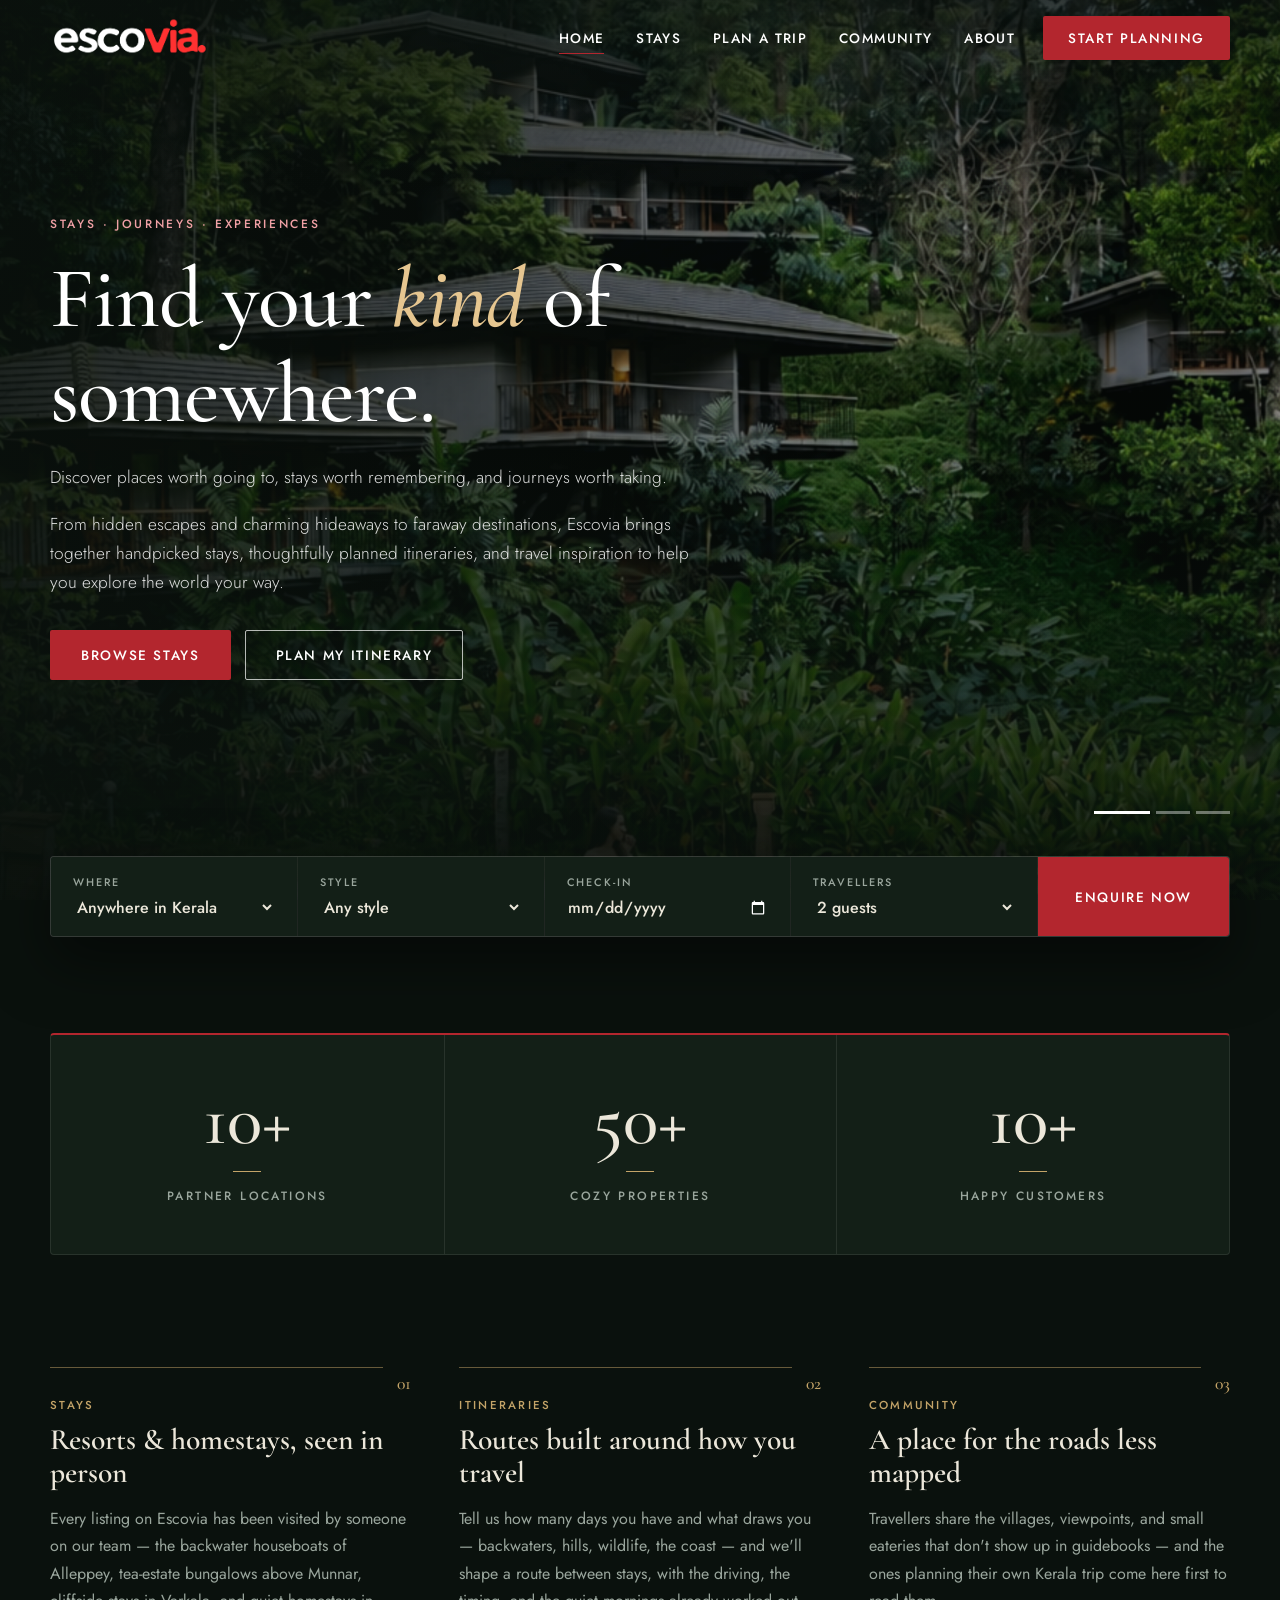
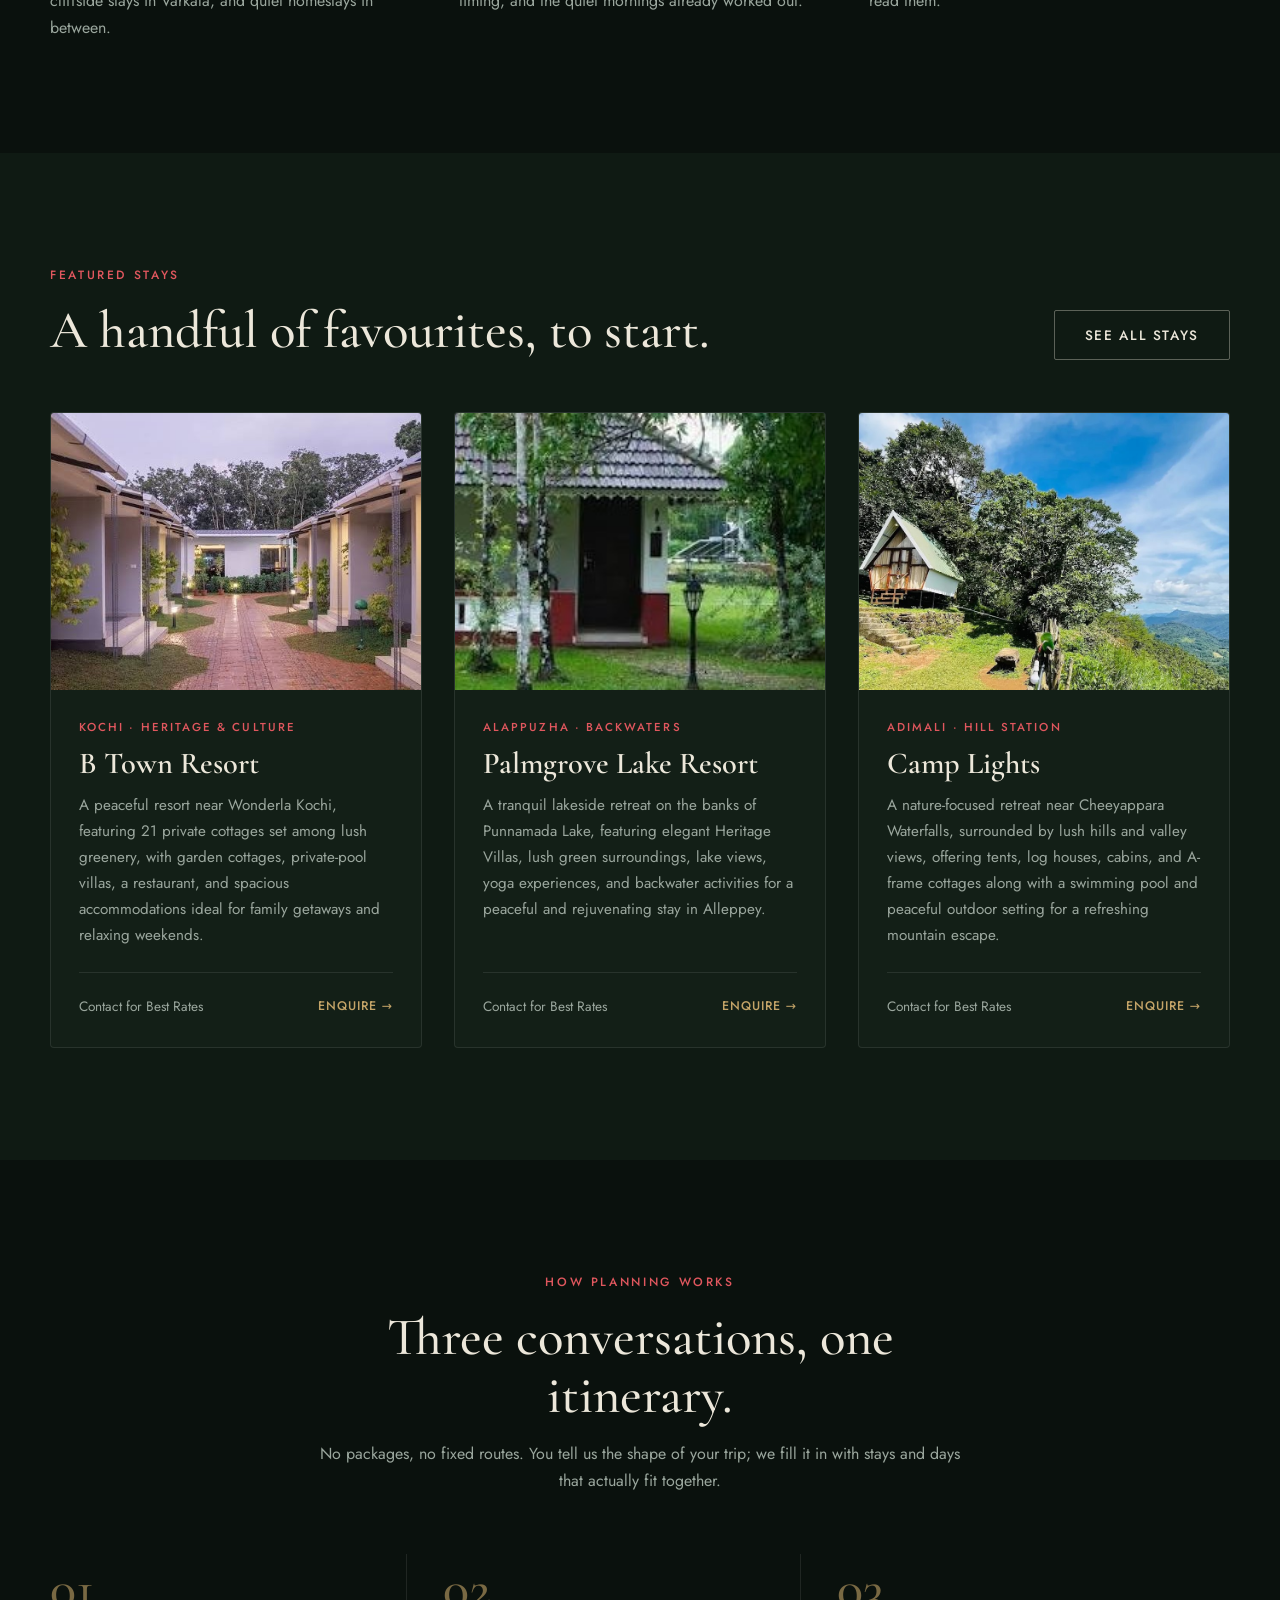
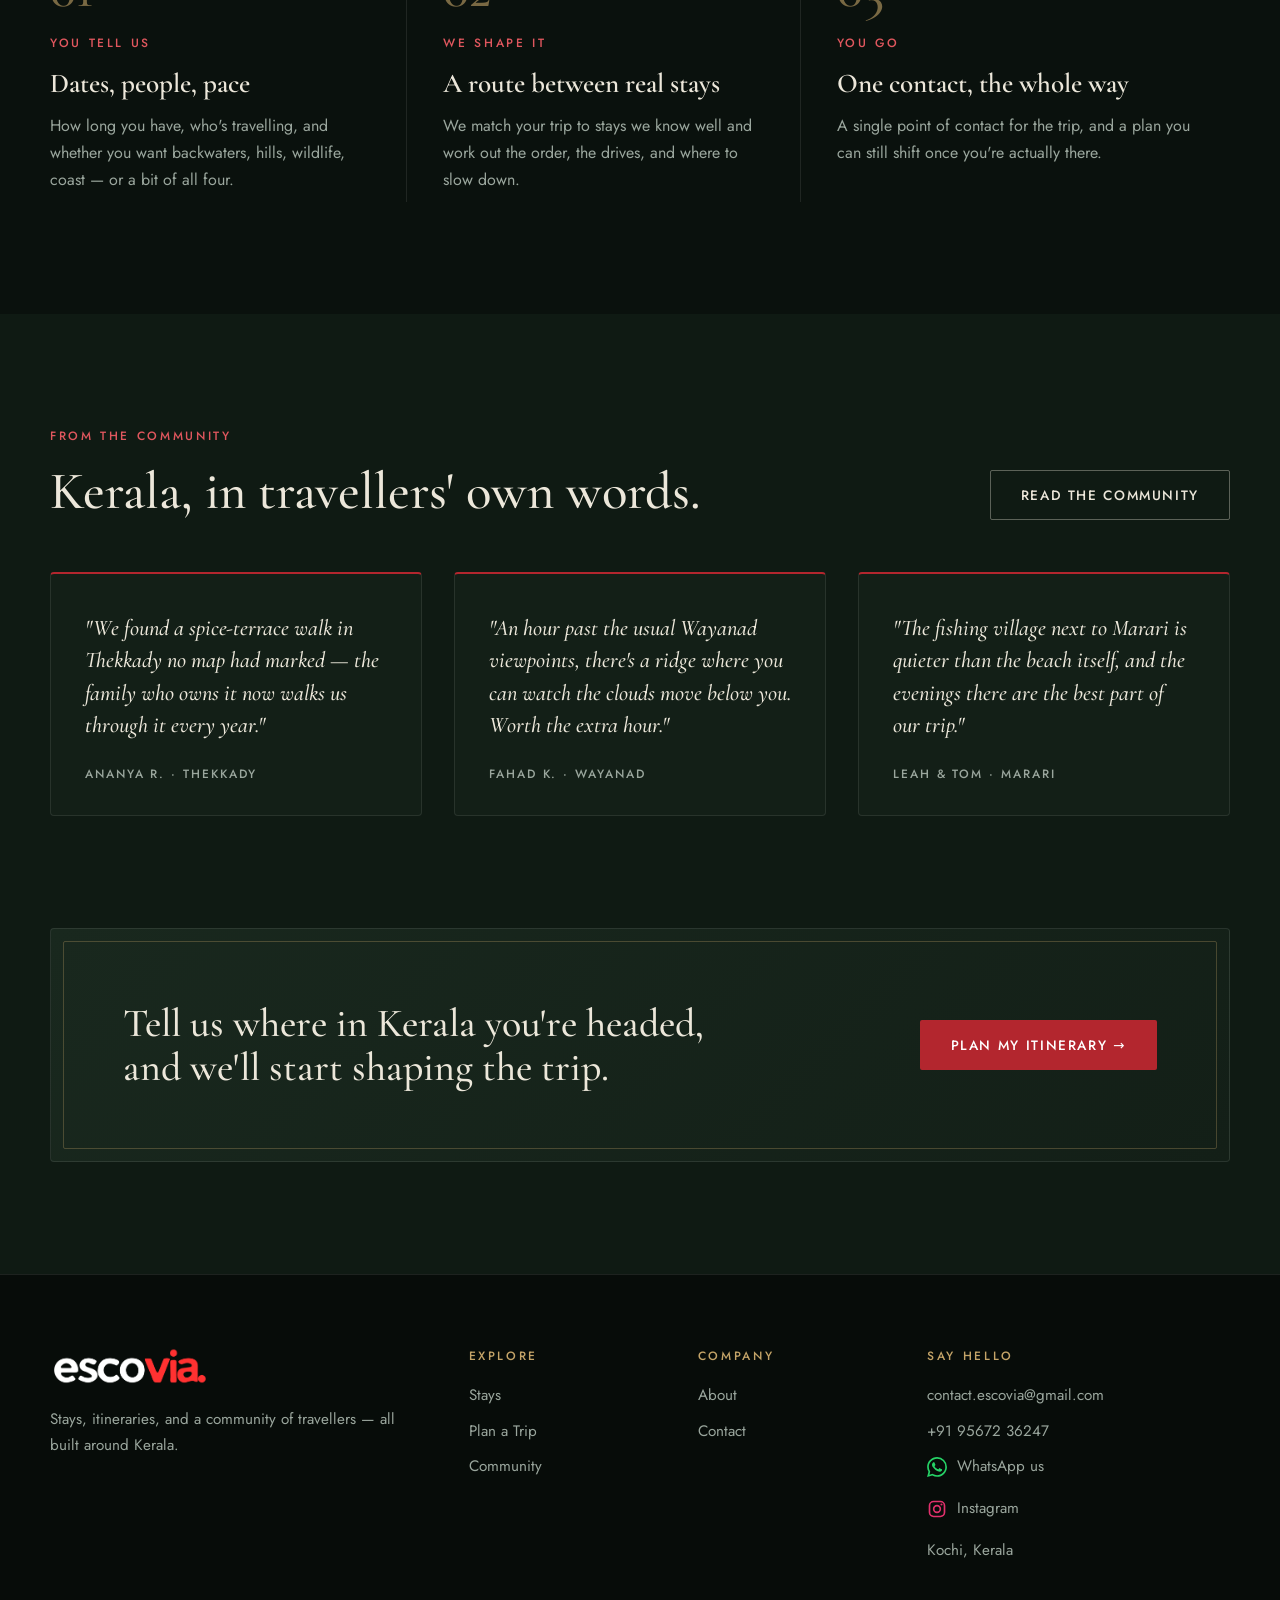
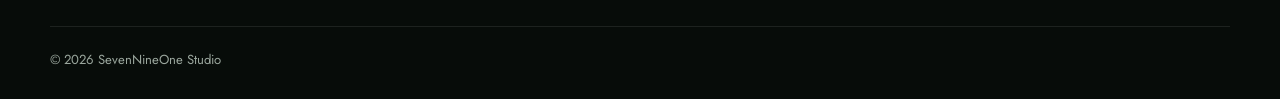
<file: index.html>
<!DOCTYPE html>
<html lang="en">
<head>
<meta charset="UTF-8">
<meta name="viewport" content="width=device-width, initial-scale=1.0">
<title>Escovia | Discover Handpicked Stays in Kerala & Beyond</title>
<meta name="description" content="Discover handpicked resorts, villas, cottages and premium stays with Escovia. Explore beautiful destinations across Kerala and beyond. Find your escape.">
<meta name="theme-color" content="#0a110d">
<link rel="preconnect" href="https://fonts.googleapis.com">
<link rel="preconnect" href="https://fonts.gstatic.com" crossorigin>
<link href="https://fonts.googleapis.com/css2?family=Cormorant+Garamond:ital,wght@0,500;0,600;1,500&family=Jost:wght@400;500;600&display=swap" rel="stylesheet">
<link rel="stylesheet" href="style.css">
<link rel="canonical" href="https://www.escovia.in/"> 
<link rel="icon" type="image/png" href="/favicon-48.png" sizes="48x48">
<link rel="icon" type="image/png" href="/favicon-192.png" sizes="192x192">
<link rel="apple-touch-icon" href="/apple-touch-icon.png">
<script src="script.js" defer></script>
</head>
<body>

<header class="site-header" id="header">
  <div class="wrap bar">
    <a href="index.html" class="brand"><img src="images/navlogo2.png" alt="Escovia"></a>
    <nav aria-label="Main">
      <ul class="nav-links" id="nav-links">
        <li><a href="index.html" aria-current="page">Home</a></li>
        <li><a href="stays.html">Stays</a></li>
        <li><a href="plan.html">Plan a Trip</a></li>
        <li><a href="community.html">Community</a></li>
        <li><a href="about.html">About</a></li>
        <li class="only-mobile"><a href="plan.html">Start planning →</a></li>
      </ul>
    </nav>
    <a href="plan.html" class="btn btn-solid nav-cta">Start planning</a>
    <button class="nav-toggle" aria-expanded="false" aria-controls="nav-links" aria-label="Toggle menu"><span></span><span></span><span></span></button>
  </div>
</header>

<section class="hero">
  <div class="slides" aria-hidden="true">
    <div class="slide is-active"><img src="images/index1.png" alt="" fetchpriority="high"></div>
    <div class="slide"><img src="images/index2.png" alt="" loading="lazy"></div>
    <div class="slide"><img src="images/index3.png" alt="" loading="lazy"></div>
  </div>
  <div class="hero-shade"></div>

  <div class="wrap hero-copy">
    <p class="eyebrow">Stays · Journeys · Experiences</p>
    <h1>Find your <em>kind</em> of somewhere.</h1>
    <p class="lede">Discover places worth going to, stays worth remembering, and journeys worth taking.</p>
    <p class="lede">From hidden escapes and charming hideaways to faraway destinations, Escovia brings together handpicked stays, thoughtfully planned itineraries, and travel inspiration to help you explore the world your way.</p>
    <div class="actions">
      <a href="stays.html" class="btn btn-solid">Browse stays</a>
      <a href="plan.html" class="btn btn-outline-light">Plan my itinerary</a>
    </div>
  </div>

  <div class="dots" role="tablist" aria-label="Slideshow"></div>
</section>

<div class="wrap finder-wrap">
  <form class="finder" id="finderForm" action="plan.html" method="get">
    <label>Where
      <select name="region">
        <option value="">Anywhere in Kerala</option>
        <option>Kochi</option><option>Alleppey</option><option>Munnar</option>
        <option>Kumarakom</option><option>Wayanad</option><option>Varkala</option>
        <option>Vagamon</option><option>Kasargod</option><option>Coorg</option>
        <option>Ooty</option><option>Kodaikanal</option>
      </select>
    </label>
    <label>Style
      <select name="style">
        <option value="">Any style</option>
        <option>Backwaters</option><option>Hills</option><option>Wildlife</option><option>Coast</option>
      </select>
    </label>
    <label>Check-in<input type="date" name="from"></label>
    <label>Travellers
      <select name="guests">
        <option>2 guests</option><option>3–4 guests</option><option>5–8 guests</option><option>9+ guests</option>
      </select>
    </label>
    <button type="submit" class="btn btn-solid">Enquire Now</button>
  </form>
</div>

<section class="stats-sec">
  <div class="wrap">
    <ul class="stats" aria-label="Escovia at a glance">
      <li><strong><span data-count="10">10</span>+</strong><small>Partner locations</small></li>
      <li><strong><span data-count="50">50</span>+</strong><small>Cozy properties</small></li>
      <li><strong><span data-count="10">10</span>+</strong><small>Happy customers</small></li>
    </ul>
  </div>
</section>

<section>
  <div class="wrap">
    <div class="pillars">
      <article class="pillar">
        <span class="num">01</span>
        <p class="tag">Stays</p>
        <h3>Resorts &amp; homestays, seen in person</h3>
        <p>Every listing on Escovia has been visited by someone on our team — the backwater houseboats of Alleppey, tea-estate bungalows above Munnar, cliffside stays in Varkala, and quiet homestays in between.</p>
      </article>
      <article class="pillar">
        <span class="num">02</span>
        <p class="tag">Itineraries</p>
        <h3>Routes built around how you travel</h3>
        <p>Tell us how many days you have and what draws you — backwaters, hills, wildlife, the coast — and we'll shape a route between stays, with the driving, the timing, and the quiet mornings already worked out.</p>
      </article>
      <article class="pillar">
        <span class="num">03</span>
        <p class="tag">Community</p>
        <h3>A place for the roads less mapped</h3>
        <p>Travellers share the villages, viewpoints, and small eateries that don't show up in guidebooks — and the ones planning their own Kerala trip come here first to read them.</p>
      </article>
    </div>
  </div>
</section>

<section class="tinted">
  <div class="wrap">
    <div class="sec-top">
      <div class="sec-head">
        <p class="eyebrow">Featured stays</p>
        <h2>A handful of favourites, to start.</h2>
      </div>
      <a href="stays.html" class="btn btn-outline">See all stays</a>
    </div>

    <div class="cards">
      <article class="card">
        <a href="stays.html" class="card-img"><img src="images/btwonindex.jpg" alt="B Town Resort" loading="lazy"></a>
        <div class="card-body">
          <p class="region">Kochi · Heritage &amp; Culture</p>
          <h3>B Town Resort</h3>
          <p>A peaceful resort near Wonderla Kochi, featuring 21 private cottages set among lush greenery, with garden cottages, private-pool villas, a restaurant, and spacious accommodations ideal for family getaways and relaxing weekends.</p>
          <div class="card-foot"><span>Contact for Best Rates</span><a href="stays.html">Enquire →</a></div>
        </div>
      </article>

      <article class="card">
        <a href="stays.html" class="card-img"><img src="images/palmgroveindex.jpg" alt="Palmgrove Lake Resort" loading="lazy"></a>
        <div class="card-body">
          <p class="region">Alappuzha · Backwaters</p>
          <h3>Palmgrove Lake Resort</h3>
          <p>A tranquil lakeside retreat on the banks of Punnamada Lake, featuring elegant Heritage Villas, lush green surroundings, lake views, yoga experiences, and backwater activities for a peaceful and rejuvenating stay in Alleppey.</p>
          <div class="card-foot"><span>Contact for Best Rates</span><a href="stays.html">Enquire →</a></div>
        </div>
      </article>

      <article class="card">
        <a href="stays.html" class="card-img"><img src="images/camplights.jpg" alt="Camp Lights" loading="lazy"></a>
        <div class="card-body">
          <p class="region">Adimali · Hill Station</p>
          <h3>Camp Lights</h3>
          <p>A nature-focused retreat near Cheeyappara Waterfalls, surrounded by lush hills and valley views, offering tents, log houses, cabins, and A-frame cottages along with a swimming pool and peaceful outdoor setting for a refreshing mountain escape.</p>
          <div class="card-foot"><span>Contact for Best Rates</span><a href="stays.html">Enquire →</a></div>
        </div>
      </article>
    </div>
  </div>
</section>

<section>
  <div class="wrap">
    <div class="sec-head center">
      <p class="eyebrow">How planning works</p>
      <h2>Three conversations, one itinerary.</h2>
      <p>No packages, no fixed routes. You tell us the shape of your trip; we fill it in with stays and days that actually fit together.</p>
    </div>

    <ol class="steps">
      <li>
        <p class="eyebrow">You tell us</p>
        <h3>Dates, people, pace</h3>
        <p>How long you have, who's travelling, and whether you want backwaters, hills, wildlife, coast — or a bit of all four.</p>
      </li>
      <li>
        <p class="eyebrow">We shape it</p>
        <h3>A route between real stays</h3>
        <p>We match your trip to stays we know well and work out the order, the drives, and where to slow down.</p>
      </li>
      <li>
        <p class="eyebrow">You go</p>
        <h3>One contact, the whole way</h3>
        <p>A single point of contact for the trip, and a plan you can still shift once you're actually there.</p>
      </li>
    </ol>
  </div>
</section>

<section class="tinted">
  <div class="wrap">
    <div class="sec-top">
      <div class="sec-head">
        <p class="eyebrow">From the community</p>
        <h2>Kerala, in travellers' own words.</h2>
      </div>
      <a href="community.html" class="btn btn-outline">Read the community</a>
    </div>

    <div class="stories">
      <figure class="story">
        <blockquote>"We found a spice-terrace walk in Thekkady no map had marked — the family who owns it now walks us through it every year."</blockquote>
        <figcaption>Ananya R. · Thekkady</figcaption>
      </figure>
      <figure class="story">
        <blockquote>"An hour past the usual Wayanad viewpoints, there's a ridge where you can watch the clouds move below you. Worth the extra hour."</blockquote>
        <figcaption>Fahad K. · Wayanad</figcaption>
      </figure>
      <figure class="story">
        <blockquote>"The fishing village next to Marari is quieter than the beach itself, and the evenings there are the best part of our trip."</blockquote>
        <figcaption>Leah &amp; Tom · Marari</figcaption>
      </figure>
    </div>
  </div>
</section>

<section class="cta-sec">
  <div class="wrap">
    <div class="cta">
      <h2>Tell us where in Kerala you're headed, and we'll start shaping the trip.</h2>
      <a href="plan.html" class="btn btn-solid">Plan my itinerary →</a>
    </div>
  </div>
</section>

<footer class="site-footer">
  <div class="wrap">
    <div class="foot-grid">
      <div>
        <img src="images/navlogo2.png" alt="Escovia" class="foot-logo">
        <p>Stays, itineraries, and a community of travellers — all built around Kerala.</p>
      </div>
      <div>
        <h4>Explore</h4>
        <ul>
          <li><a href="stays.html">Stays</a></li>
          <li><a href="plan.html">Plan a Trip</a></li>
          <li><a href="community.html">Community</a></li>
        </ul>
      </div>
      <div>
        <h4>Company</h4>
        <ul>
          <li><a href="about.html">About</a></li>
          <li><a href="about.html#contact">Contact</a></li>
        </ul>
      </div>
      <div>
        <h4>Say hello</h4>
        <ul>
          <li><a href="mailto:contact.escovia@gmail.com">contact.escovia@gmail.com</a></li>
          <li><a href="tel:+919567236247">+91 95672 36247</a></li>
          <li><a class="wa" href="https://wa.me/919567236247?text=Hi%20Escovia%2C%20I%27d%20like%20to%20plan%20a%20trip%20in%20Kerala." target="_blank" rel="noopener">WhatsApp us</a></li>
          <li><a class="ig" href="https://www.instagram.com/escovia.in/" target="_blank" rel="noopener noreferrer" aria-label="Escovia on Instagram">Instagram</a></li>
          <li>Kochi, Kerala</li>
        </ul>
      </div>
    </div>
    <div class="foot-bottom">© 2026 SevenNineOne Studio</div>
  </div>
</footer>

<script>
  var WHATSAPP_NUMBER = "919567236247";

  // 1) Search bar "Enquire Now" -> WhatsApp with the selected options
  (function () {
    var form = document.getElementById("finderForm");
    if (!form) return;

    form.addEventListener("submit", function (e) {
      e.preventDefault(); // stop the plan.html redirect

      var where  = form.region.value || "Anywhere in Kerala";
      var style  = form.style.value || "Any style";
      var date   = form.from.value
        ? form.from.value.split("-").reverse().join("-")   // yyyy-mm-dd -> dd-mm-yyyy
        : "Not selected";
      var guests = form.guests.value;

      var msg =
        "Hi Escovia, I'd like to enquire about a staycation.\n\n" +
        "Where: " + where + "\n" +
        "Style: " + style + "\n" +
        "Check-in: " + date + "\n" +
        "Travellers: " + guests;

      window.open("https://wa.me/" + WHATSAPP_NUMBER + "?text=" + encodeURIComponent(msg), "_blank");
    });
  })();

  // 2) Featured stay cards "Enquire →" -> WhatsApp with that property's details
  (function () {
    var cards = document.querySelectorAll(".card");
    Array.prototype.forEach.call(cards, function (card) {
      var link   = card.querySelector(".card-foot a");
      var nameEl = card.querySelector("h3");
      var regEl  = card.querySelector(".region");
      if (!link || !nameEl) return;

      var name   = nameEl.textContent.trim();
      var region = regEl ? regEl.textContent.trim() : "";

      var msg =
        "Hi Escovia, I'd like to enquire about this property:\n\n" +
        "Property: " + name + "\n" +
        (region ? "Location: " + region + "\n" : "") +
        "\nCould you please share availability and the best rates?";

      link.href   = "https://wa.me/" + WHATSAPP_NUMBER + "?text=" + encodeURIComponent(msg);
      link.target = "_blank";
      link.rel    = "noopener";
    });
  })();
</script>

</body>
</html>
</file>
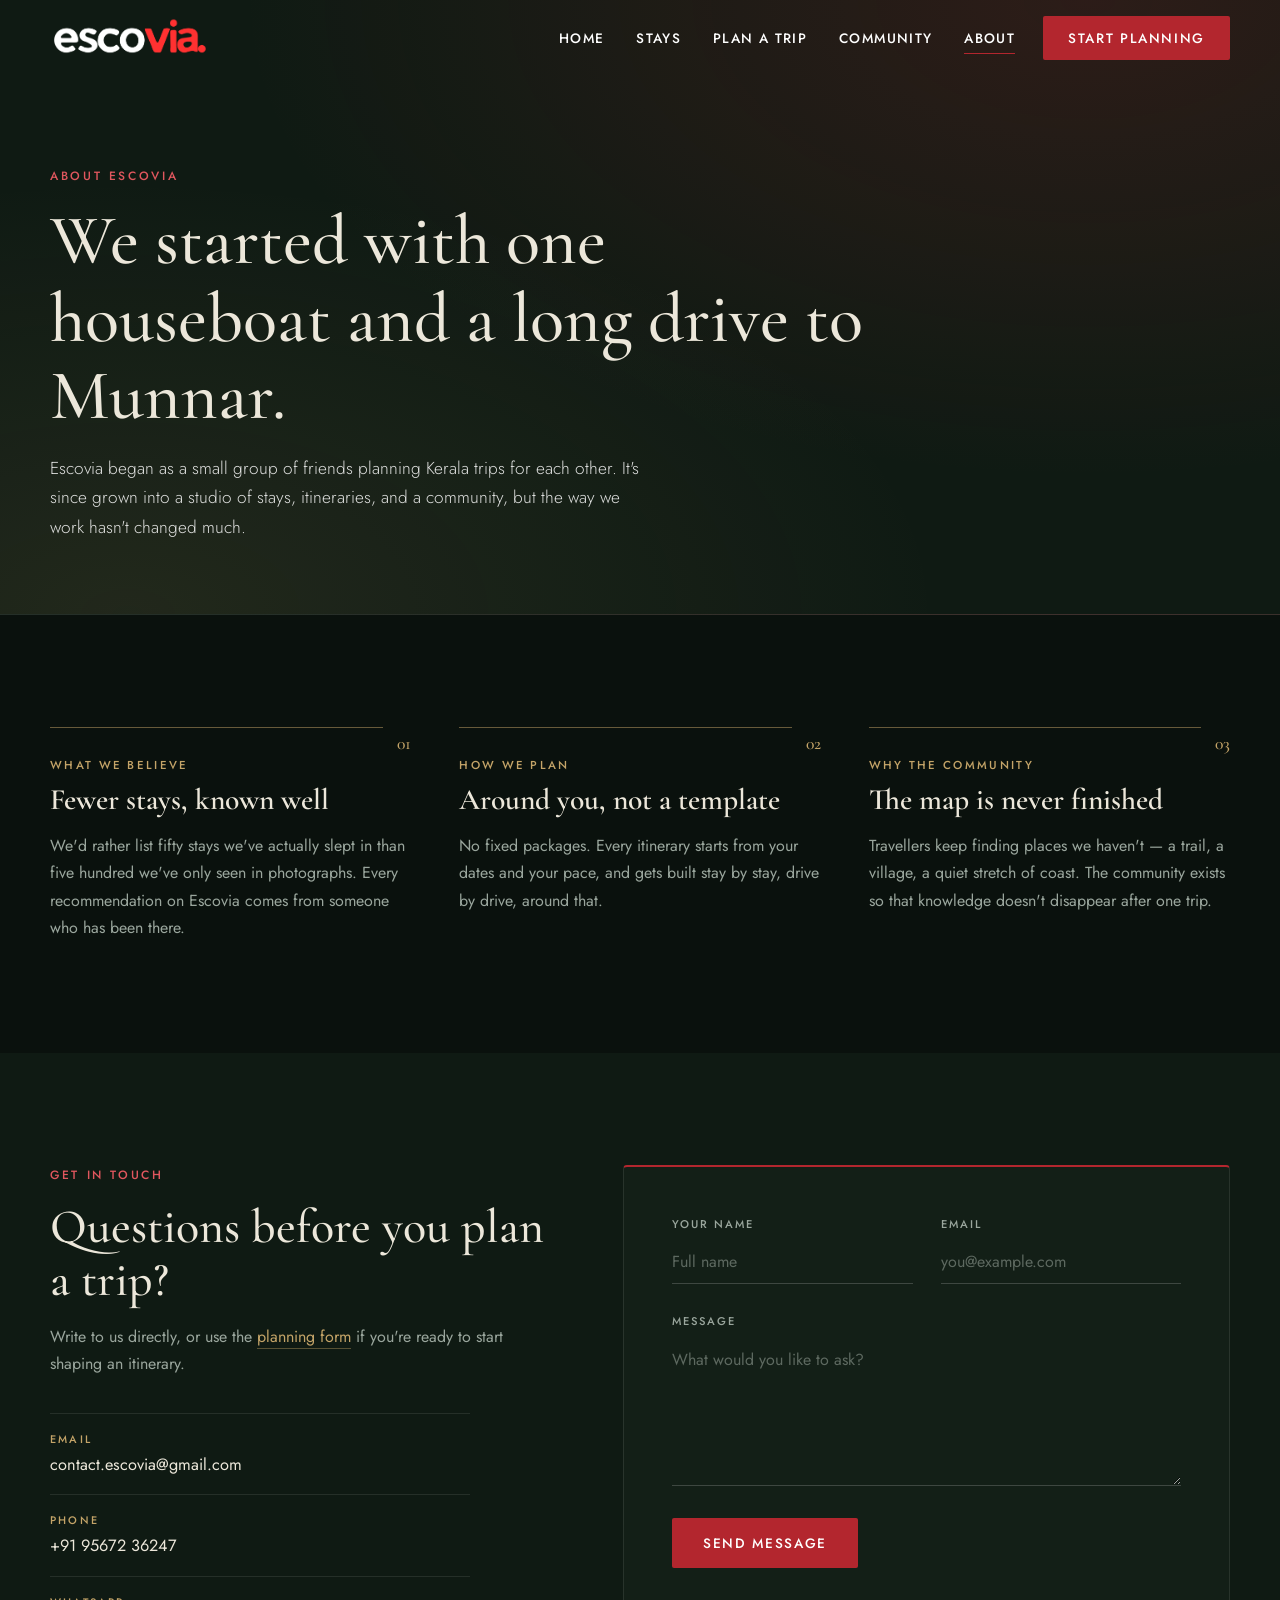
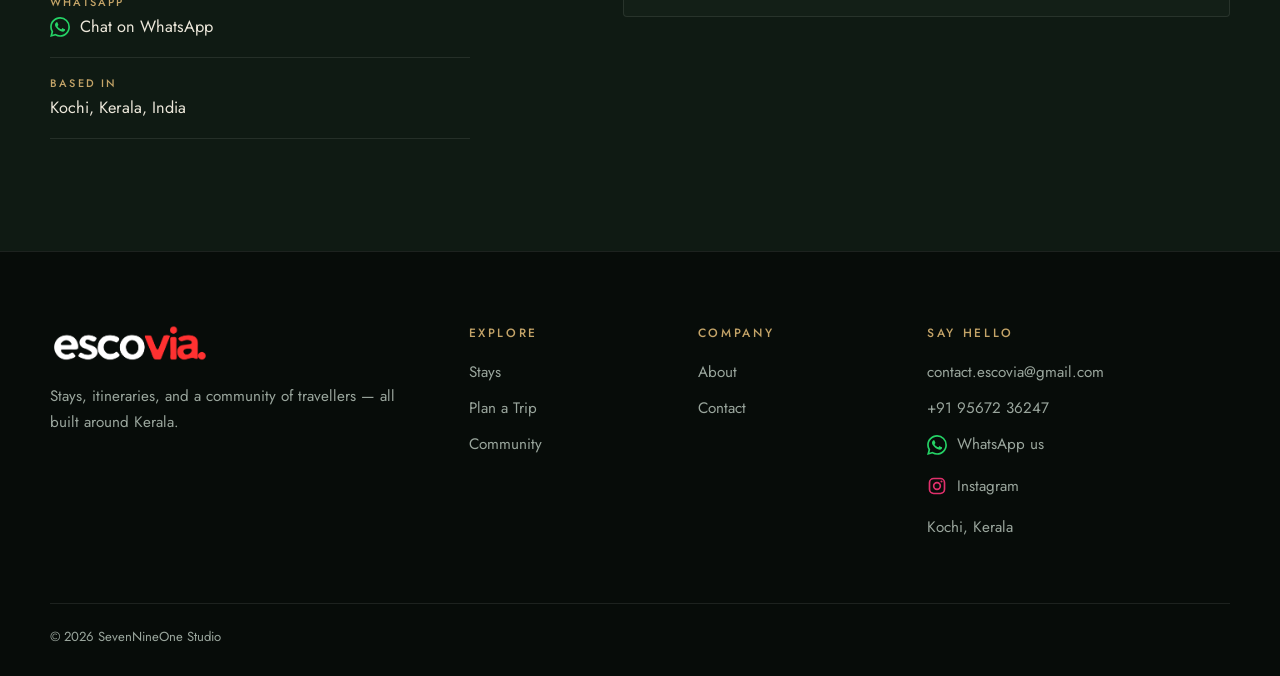
<file: about.html>
<!DOCTYPE html>
<html lang="en">
<head>
<meta charset="UTF-8">
<meta name="viewport" content="width=device-width, initial-scale=1.0">
<title>About — Escovia</title>
<meta name="description" content="Escovia began as a small group of friends planning Kerala trips for each other. Today it's a studio of stays, itineraries and a community, still built around places we've actually been.">
<meta name="theme-color" content="#0a110d">
<link rel="preconnect" href="https://fonts.googleapis.com">
<link rel="preconnect" href="https://fonts.gstatic.com" crossorigin>
<link href="https://fonts.googleapis.com/css2?family=Cormorant+Garamond:ital,wght@0,500;0,600;1,500&family=Jost:wght@400;500;600&display=swap" rel="stylesheet">
<link rel="stylesheet" href="style.css">
<link rel="canonical" href="https://www.escovia.in/about.html">
<link rel="icon" href="/favicon.ico.png" sizes="48x48">
<link rel="icon" type="image/png" href="/favicon-192.png.png" sizes="192x192">
<link rel="apple-touch-icon" href="/apple-touch-icon.png.png">
<script src="script.js" defer></script>
</head>
<body>

<header class="site-header" id="header">
  <div class="wrap bar">
    <a href="index.html" class="brand"><img src="images/navlogo2.png" alt="Escovia"></a>
    <nav aria-label="Main">
      <ul class="nav-links" id="nav-links">
        <li><a href="index.html">Home</a></li>
        <li><a href="stays.html">Stays</a></li>
        <li><a href="plan.html">Plan a Trip</a></li>
        <li><a href="community.html">Community</a></li>
        <li><a href="about.html" aria-current="page">About</a></li>
        <li class="only-mobile"><a href="plan.html">Start planning →</a></li>
      </ul>
    </nav>
    <a href="plan.html" class="btn btn-solid nav-cta">Start planning</a>
    <button class="nav-toggle" aria-expanded="false" aria-controls="nav-links" aria-label="Toggle menu"><span></span><span></span><span></span></button>
  </div>
</header>

<section class="page-hero">
  <div class="wrap">
    <p class="eyebrow">About Escovia</p>
    <h1>We started with one houseboat and a long drive to Munnar.</h1>
    <p class="lede">Escovia began as a small group of friends planning Kerala trips for each other. It's since grown into a studio of stays, itineraries, and a community, but the way we work hasn't changed much.</p>
  </div>
</section>

<section>
  <div class="wrap">
    <div class="pillars">
      <article class="pillar">
        <span class="num">01</span>
        <p class="tag">What we believe</p>
        <h3>Fewer stays, known well</h3>
        <p>We'd rather list fifty stays we've actually slept in than five hundred we've only seen in photographs. Every recommendation on Escovia comes from someone who has been there.</p>
      </article>
      <article class="pillar">
        <span class="num">02</span>
        <p class="tag">How we plan</p>
        <h3>Around you, not a template</h3>
        <p>No fixed packages. Every itinerary starts from your dates and your pace, and gets built stay by stay, drive by drive, around that.</p>
      </article>
      <article class="pillar">
        <span class="num">03</span>
        <p class="tag">Why the community</p>
        <h3>The map is never finished</h3>
        <p>Travellers keep finding places we haven't — a trail, a village, a quiet stretch of coast. The community exists so that knowledge doesn't disappear after one trip.</p>
      </article>
    </div>
  </div>
</section>

<section class="tinted" id="contact">
  <div class="wrap split split-contact">
    <div>
      <p class="eyebrow">Get in touch</p>
      <h2 class="split-title">Questions before you plan a trip?</h2>
      <p class="split-text">Write to us directly, or use the <a href="plan.html" class="text-link">planning form</a> if you're ready to start shaping an itinerary.</p>

      <ul class="contact-list">
        <li>
          <small>Email</small>
          <a href="mailto:contact.escovia@gmail.com">contact.escovia@gmail.com</a>
        </li>
        <li>
          <small>Phone</small>
          <a href="tel:+919567236247">+91 95672 36247</a>
        </li>
        <li>
          <small>WhatsApp</small>
          <a class="wa" href="https://wa.me/919567236247?text=Hi%20Escovia%2C%20I%27d%20like%20to%20plan%20a%20trip%20in%20Kerala." target="_blank" rel="noopener">Chat on WhatsApp</a>
        </li>
        <li>
          <small>Based in</small>
          <span>Kochi, Kerala, India</span>
        </li>
      </ul>
    </div>

    <div class="form-card">
      <form id="contactForm" novalidate>

        <div class="field-row">
          <div class="field">
            <label for="aname">Your name</label>
            <input id="aname" name="name" type="text" placeholder="Full name" autocomplete="name" required>
          </div>
          <div class="field">
            <label for="aemail">Email</label>
            <input id="aemail" name="email" type="email" placeholder="you@example.com" autocomplete="email">
          </div>
        </div>
        <div class="field">
          <label for="amsg">Message</label>
          <textarea id="amsg" name="message" rows="5" placeholder="What would you like to ask?" required></textarea>
        </div>

        <div class="form-actions">
          <button type="submit" class="btn btn-solid">Send message</button>
          <p class="form-status" role="status" aria-live="polite"></p>
        </div>
      </form>

      <div class="thanks" hidden>
        <span class="tick" aria-hidden="true">✓</span>
        <h2>Message ready.</h2>
        <p>WhatsApp should have opened with your message. Just press send there and we'll reply, usually within a day.</p>
      </div>
    </div>
  </div>
</section>

<footer class="site-footer">
  <div class="wrap">
    <div class="foot-grid">
      <div>
        <img src="images/navlogo2.png" alt="Escovia" class="foot-logo">
        <p>Stays, itineraries, and a community of travellers — all built around Kerala.</p>
      </div>
      <div>
        <h4>Explore</h4>
        <ul>
          <li><a href="stays.html">Stays</a></li>
          <li><a href="plan.html">Plan a Trip</a></li>
          <li><a href="community.html">Community</a></li>
        </ul>
      </div>
      <div>
        <h4>Company</h4>
        <ul>
          <li><a href="about.html">About</a></li>
          <li><a href="about.html#contact">Contact</a></li>
        </ul>
      </div>
      <div>
        <h4>Say hello</h4>
        <ul>
          <li><a href="mailto:contact.escovia@gmail.com">contact.escovia@gmail.com</a></li>
          <li><a href="tel:+919567236247">+91 95672 36247</a></li>
          <li><a class="wa" href="https://wa.me/919567236247?text=Hi%20Escovia%2C%20I%27d%20like%20to%20plan%20a%20trip%20in%20Kerala." target="_blank" rel="noopener">WhatsApp us</a></li>
          <li><a class="ig" href="https://www.instagram.com/escovia.in/" target="_blank" rel="noopener noreferrer" aria-label="Escovia on Instagram">Instagram</a></li>
          <li>Kochi, Kerala</li>
        </ul>
      </div>
    </div>
    <div class="foot-bottom">© 2026 SevenNineOne Studio</div>
  </div>
</footer>

<script>
  // Contact form -> open WhatsApp with the message filled in
  (function () {
    var WHATSAPP_NUMBER = "919567236247";
    var form = document.getElementById("contactForm");
    if (!form) return;

    var status = form.querySelector(".form-status");
    var thanks = form.parentNode.querySelector(".thanks");

    form.addEventListener("submit", function (e) {
      e.preventDefault();

      var name    = form.name.value.trim();
      var email   = form.email.value.trim();
      var message = form.message.value.trim();

      if (!name || !message) {
        status.textContent = "Please enter your name and message.";
        (name ? form.message : form.name).focus();
        return;
      }
      status.textContent = "";

      var lines = [
        "Hi Escovia, I have a question.",
        "",
        "Name: " + name
      ];
      if (email) lines.push("Email: " + email);
      lines.push("", "Message: " + message);

      var url = "https://wa.me/" + WHATSAPP_NUMBER + "?text=" +
                encodeURIComponent(lines.join("\n"));
      window.open(url, "_blank");

      form.hidden = true;
      if (thanks) thanks.hidden = false;
    });
  })();
</script>

</body>
</html>
</file>
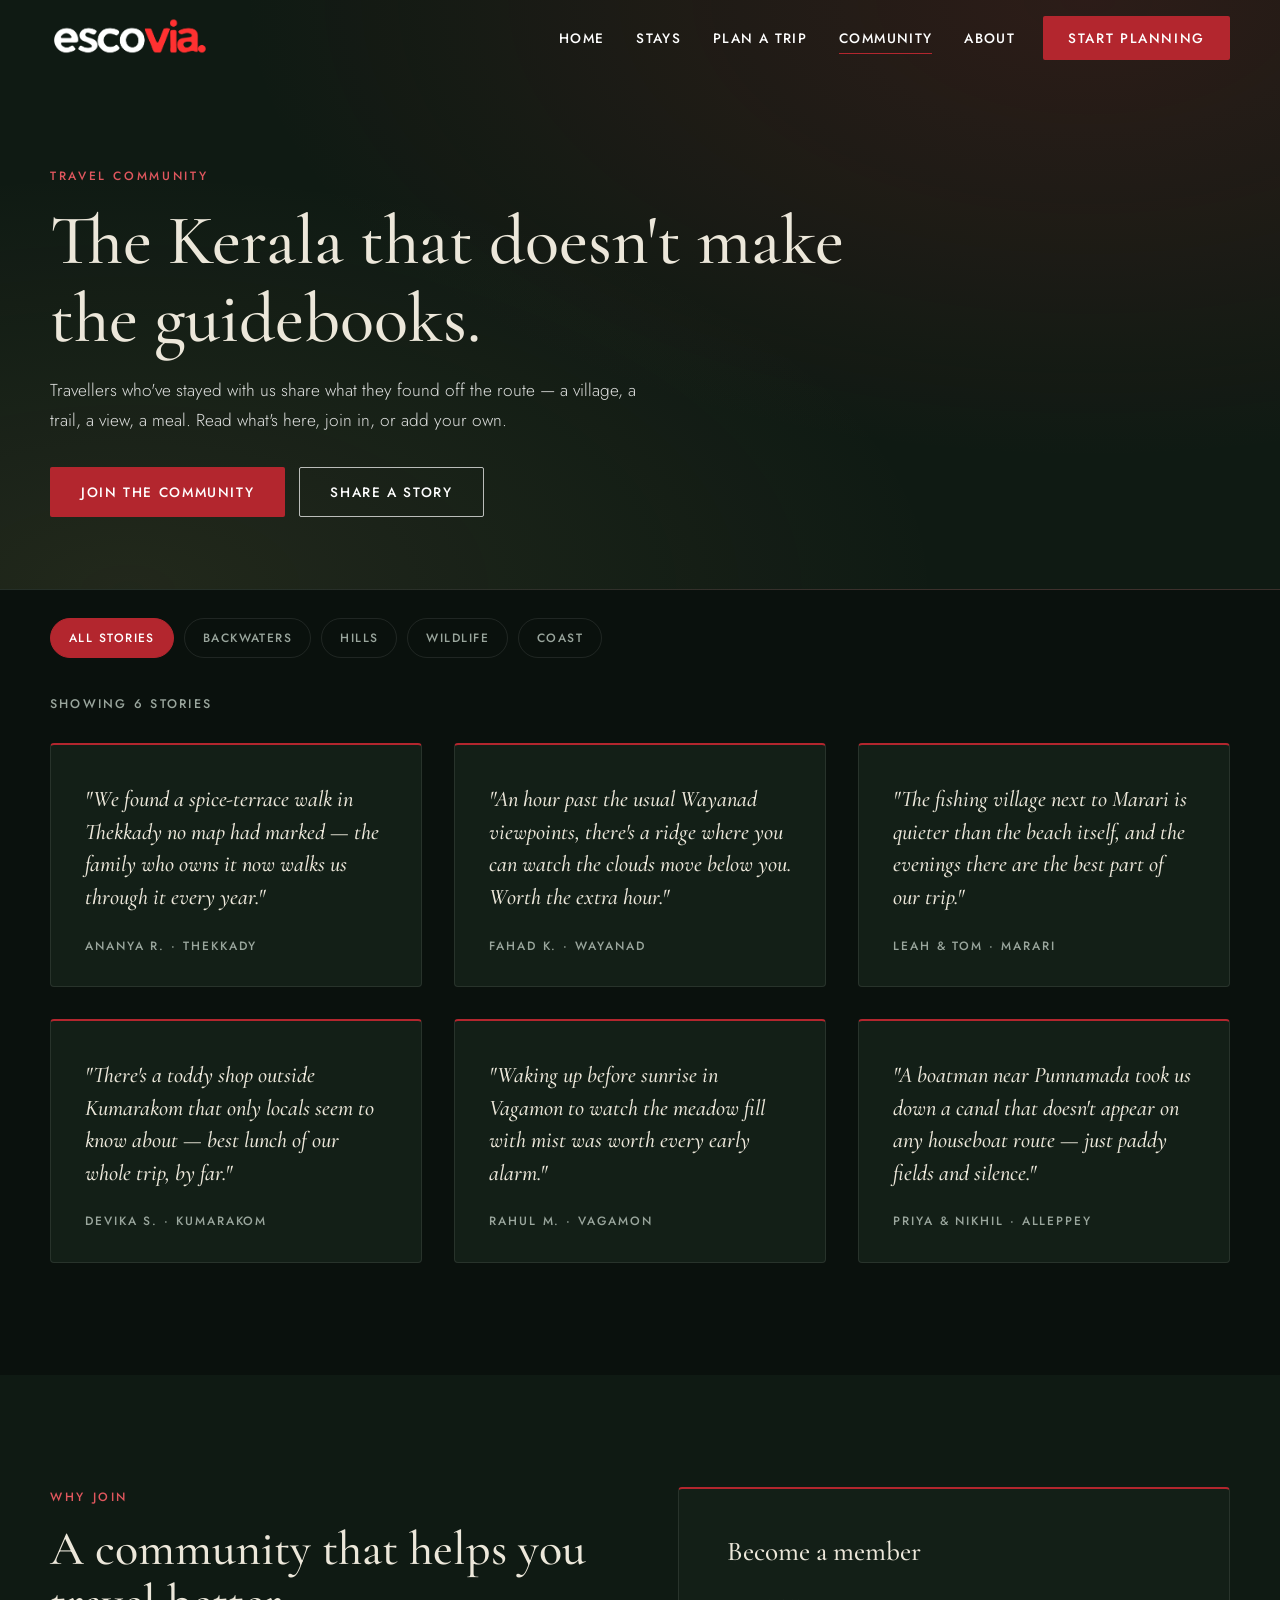
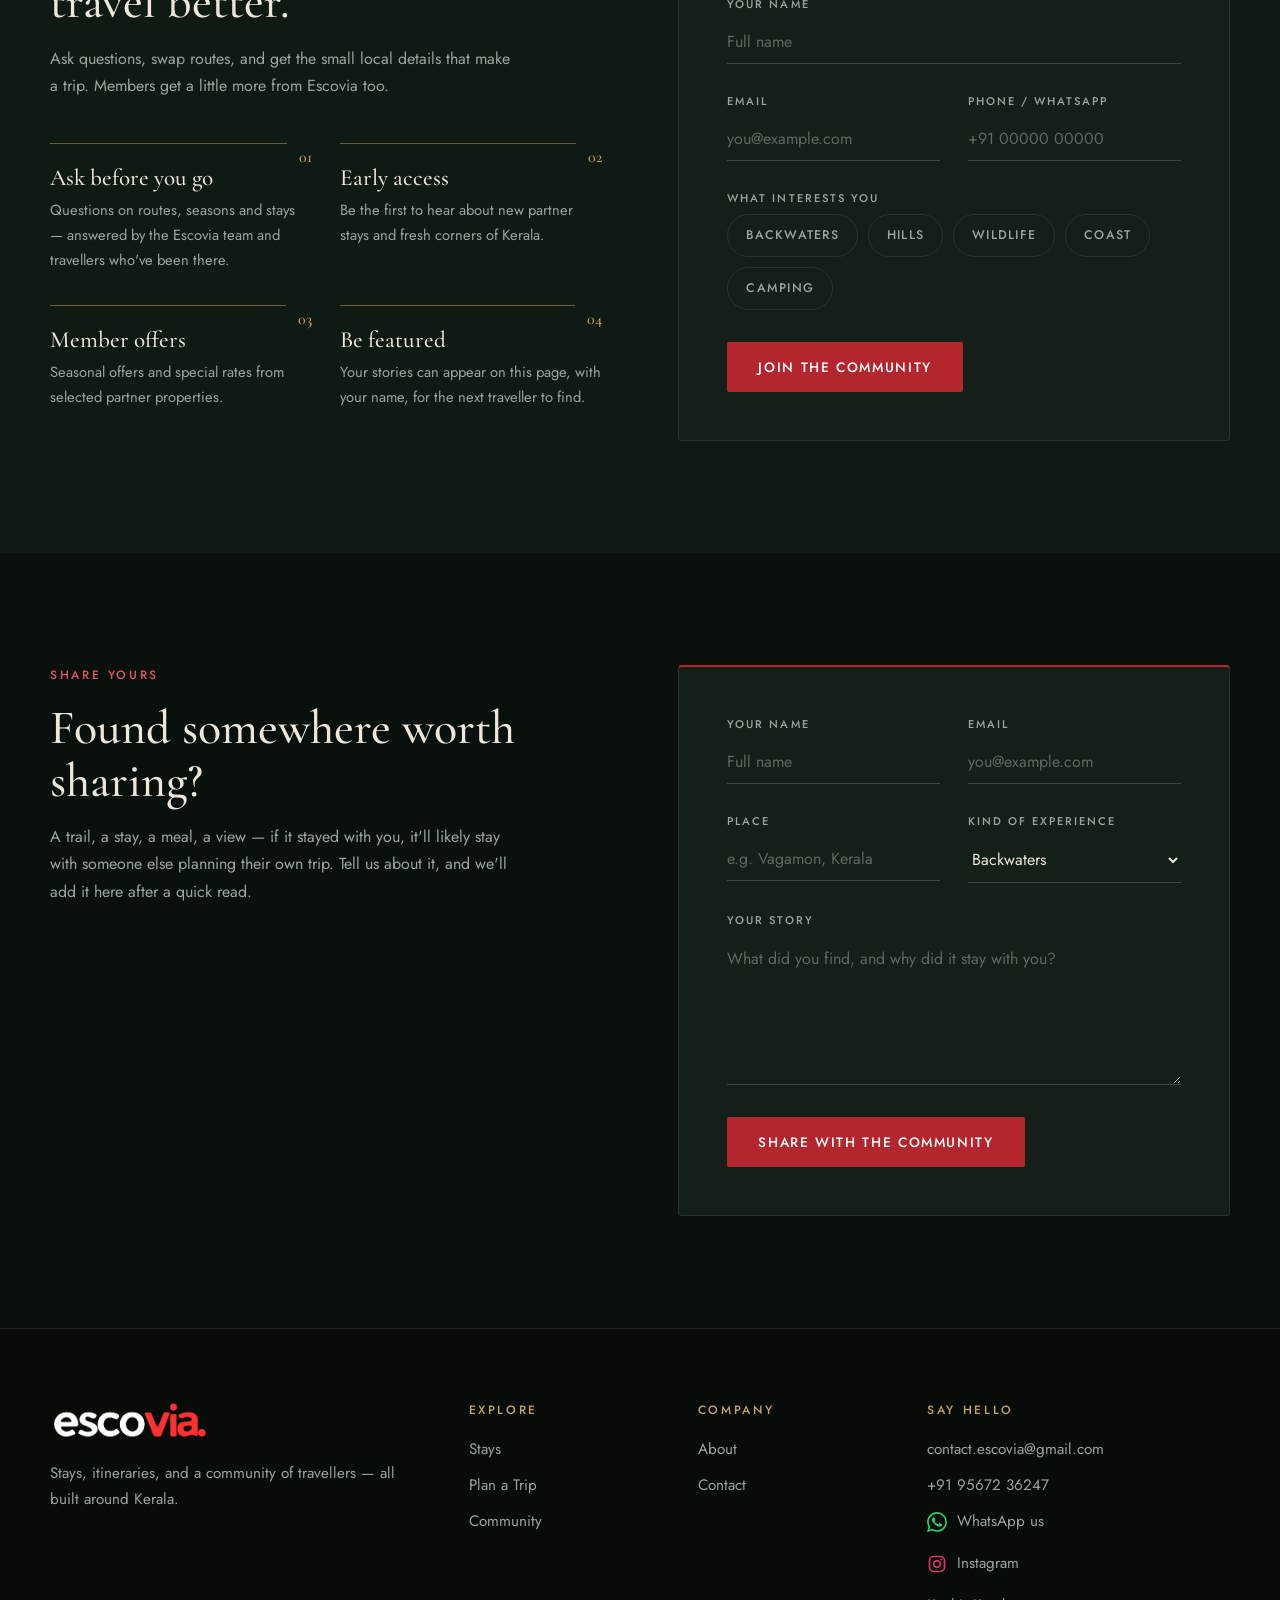
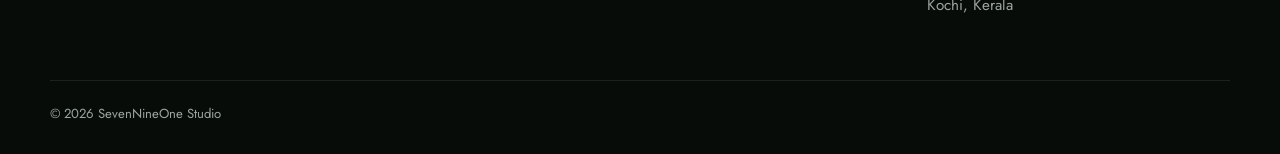
<file: community.html>
<!DOCTYPE html>
<html lang="en">
<head>
<meta charset="UTF-8">
<meta name="viewport" content="width=device-width, initial-scale=1.0">
<title>Travel Community — Escovia</title>
<meta name="description" content="Travellers share the Kerala that doesn't make the guidebooks — a village, a trail, a view, a meal. Read their stories, join the Escovia community, or add your own.">
<meta name="theme-color" content="#0a110d">
<link rel="preconnect" href="https://fonts.googleapis.com">
<link rel="preconnect" href="https://fonts.gstatic.com" crossorigin>
<link href="https://fonts.googleapis.com/css2?family=Cormorant+Garamond:ital,wght@0,500;0,600;1,500&family=Jost:wght@400;500;600&display=swap" rel="stylesheet">
<link rel="stylesheet" href="style.css">
<link rel="canonical" href="https://www.escovia.in/community.html">
<link rel="icon" type="image/png" href="/favicon-48.png" sizes="48x48">
<link rel="icon" type="image/png" href="/favicon-192.png" sizes="192x192">
<link rel="apple-touch-icon" href="/apple-touch-icon.png">
<script src="script.js" defer></script>
</head>
<body>

<header class="site-header" id="header">
  <div class="wrap bar">
    <a href="index.html" class="brand"><img src="images/navlogo2.png" alt="Escovia"></a>
    <nav aria-label="Main">
      <ul class="nav-links" id="nav-links">
        <li><a href="index.html">Home</a></li>
        <li><a href="stays.html">Stays</a></li>
        <li><a href="plan.html">Plan a Trip</a></li>
        <li><a href="community.html" aria-current="page">Community</a></li>
        <li><a href="about.html">About</a></li>
        <li class="only-mobile"><a href="plan.html">Start planning →</a></li>
      </ul>
    </nav>
    <a href="plan.html" class="btn btn-solid nav-cta">Start planning</a>
    <button class="nav-toggle" aria-expanded="false" aria-controls="nav-links" aria-label="Toggle menu"><span></span><span></span><span></span></button>
  </div>
</header>

<section class="page-hero">
  <div class="wrap">
    <p class="eyebrow">Travel community</p>
    <h1>The Kerala that doesn't make the guidebooks.</h1>
    <p class="lede">Travellers who've stayed with us share what they found off the route — a village, a trail, a view, a meal. Read what's here, join in, or add your own.</p>
    <div class="actions">
      <a href="#join" class="btn btn-solid">Join the community</a>
      <a href="#share" class="btn btn-outline-light">Share a story</a>
    </div>
  </div>
</section>

<div class="filter-bar">
  <div class="wrap">
    <div class="chip-row" role="group" aria-label="Filter stories">
      <button class="chip" data-filter="all" aria-pressed="true">All stories</button>
      <button class="chip" data-filter="backwaters" aria-pressed="false">Backwaters</button>
      <button class="chip" data-filter="hills" aria-pressed="false">Hills</button>
      <button class="chip" data-filter="wildlife" aria-pressed="false">Wildlife</button>
      <button class="chip" data-filter="coast" aria-pressed="false">Coast</button>
    </div>
  </div>
</div>

<section class="listing">
  <div class="wrap">
    <p class="result-count" id="count" aria-live="polite" data-one="story" data-many="stories"></p>
    <div class="stories">
      <figure class="story" data-region="wildlife">
        <blockquote>"We found a spice-terrace walk in Thekkady no map had marked — the family who owns it now walks us through it every year."</blockquote>
        <figcaption>Ananya R. · Thekkady</figcaption>
      </figure>
      <figure class="story" data-region="hills">
        <blockquote>"An hour past the usual Wayanad viewpoints, there's a ridge where you can watch the clouds move below you. Worth the extra hour."</blockquote>
        <figcaption>Fahad K. · Wayanad</figcaption>
      </figure>
      <figure class="story" data-region="coast">
        <blockquote>"The fishing village next to Marari is quieter than the beach itself, and the evenings there are the best part of our trip."</blockquote>
        <figcaption>Leah &amp; Tom · Marari</figcaption>
      </figure>
      <figure class="story" data-region="backwaters">
        <blockquote>"There's a toddy shop outside Kumarakom that only locals seem to know about — best lunch of our whole trip, by far."</blockquote>
        <figcaption>Devika S. · Kumarakom</figcaption>
      </figure>
      <figure class="story" data-region="hills">
        <blockquote>"Waking up before sunrise in Vagamon to watch the meadow fill with mist was worth every early alarm."</blockquote>
        <figcaption>Rahul M. · Vagamon</figcaption>
      </figure>
      <figure class="story" data-region="backwaters">
        <blockquote>"A boatman near Punnamada took us down a canal that doesn't appear on any houseboat route — just paddy fields and silence."</blockquote>
        <figcaption>Priya &amp; Nikhil · Alleppey</figcaption>
      </figure>
    </div>
  </div>
</section>

<section class="tinted" id="join">
  <div class="wrap split">
    <div>
      <p class="eyebrow">Why join</p>
      <h2 class="split-title">A community that helps you travel better.</h2>
      <p class="split-text">Ask questions, swap routes, and get the small local details that make a trip. Members get a little more from Escovia too.</p>

      <ul class="perks">
        <li>
          <span class="num">01</span>
          <h3>Ask before you go</h3>
          <p>Questions on routes, seasons and stays — answered by the Escovia team and travellers who've been there.</p>
        </li>
        <li>
          <span class="num">02</span>
          <h3>Early access</h3>
          <p>Be the first to hear about new partner stays and fresh corners of Kerala.</p>
        </li>
        <li>
          <span class="num">03</span>
          <h3>Member offers</h3>
          <p>Seasonal offers and special rates from selected partner properties.</p>
        </li>
        <li>
          <span class="num">04</span>
          <h3>Be featured</h3>
          <p>Your stories can appear on this page, with your name, for the next traveller to find.</p>
        </li>
      </ul>
    </div>

    <div class="form-card">
      <form data-wa="join" novalidate>
        <h3 class="form-title">Become a member</h3>

        <div class="field">
          <label for="jname">Your name</label>
          <input id="jname" name="name" type="text" placeholder="Full name" autocomplete="name" required>
        </div>
        <div class="field-row">
          <div class="field">
            <label for="jemail">Email</label>
            <input id="jemail" name="email" type="email" placeholder="you@example.com" autocomplete="email">
          </div>
          <div class="field">
            <label for="jphone">Phone / WhatsApp</label>
            <input id="jphone" name="phone" type="tel" placeholder="+91 00000 00000" autocomplete="tel">
          </div>
        </div>

        <fieldset class="field">
          <legend>What interests you</legend>
          <div class="opts">
            <label class="opt"><input type="checkbox" name="interest" value="Backwaters"><span>Backwaters</span></label>
            <label class="opt"><input type="checkbox" name="interest" value="Hills"><span>Hills</span></label>
            <label class="opt"><input type="checkbox" name="interest" value="Wildlife"><span>Wildlife</span></label>
            <label class="opt"><input type="checkbox" name="interest" value="Coast"><span>Coast</span></label>
            <label class="opt"><input type="checkbox" name="interest" value="Camping"><span>Camping</span></label>
          </div>
        </fieldset>

        <div class="form-actions">
          <button type="submit" class="btn btn-solid">Join the community</button>
          <p class="form-status" role="status" aria-live="polite"></p>
        </div>
      </form>

      <div class="thanks" hidden>
        <span class="tick" aria-hidden="true">✓</span>
        <h2>Welcome aboard.</h2>
        <p>WhatsApp should have opened with your details. Just press send there and you're on the list. We'll be in touch soon with what's new in the community.</p>
      </div>
    </div>
  </div>
</section>

<section id="share">
  <div class="wrap split">
    <div>
      <p class="eyebrow">Share yours</p>
      <h2 class="split-title">Found somewhere worth sharing?</h2>
      <p class="split-text">A trail, a stay, a meal, a view — if it stayed with you, it'll likely stay with someone else planning their own trip. Tell us about it, and we'll add it here after a quick read.</p>
    </div>

    <div class="form-card">
      <form data-wa="share" novalidate>
        <div class="field-row">
          <div class="field">
            <label for="sname">Your name</label>
            <input id="sname" name="name" type="text" placeholder="Full name" autocomplete="name" required>
          </div>
          <div class="field">
            <label for="semail">Email</label>
            <input id="semail" name="email" type="email" placeholder="you@example.com" autocomplete="email">
          </div>
        </div>
        <div class="field-row">
          <div class="field">
            <label for="splace">Place</label>
            <input id="splace" name="place" type="text" placeholder="e.g. Vagamon, Kerala" required>
          </div>
          <div class="field">
            <label for="stype">Kind of experience</label>
            <select id="stype" name="type">
              <option>Backwaters</option>
              <option>Hills</option>
              <option>Wildlife</option>
              <option>Coast</option>
              <option>Something else</option>
            </select>
          </div>
        </div>
        <div class="field">
          <label for="sstory">Your story</label>
          <textarea id="sstory" name="story" rows="5" maxlength="600" placeholder="What did you find, and why did it stay with you?" required></textarea>
        </div>

        <div class="form-actions">
          <button type="submit" class="btn btn-solid">Share with the community</button>
          <p class="form-status" role="status" aria-live="polite"></p>
        </div>
      </form>

      <div class="thanks" hidden>
        <span class="tick" aria-hidden="true">✓</span>
        <h2>Thank you for sharing.</h2>
        <p>WhatsApp should have opened with your story. Just press send there and we'll read it and add it to this page soon.</p>
      </div>
    </div>
  </div>
</section>

<footer class="site-footer">
  <div class="wrap">
    <div class="foot-grid">
      <div>
        <img src="images/navlogo2.png" alt="Escovia" class="foot-logo">
        <p>Stays, itineraries, and a community of travellers — all built around Kerala.</p>
      </div>
      <div>
        <h4>Explore</h4>
        <ul>
          <li><a href="stays.html">Stays</a></li>
          <li><a href="plan.html">Plan a Trip</a></li>
          <li><a href="community.html">Community</a></li>
        </ul>
      </div>
      <div>
        <h4>Company</h4>
        <ul>
          <li><a href="about.html">About</a></li>
          <li><a href="about.html#contact">Contact</a></li>
        </ul>
      </div>
      <div>
        <h4>Say hello</h4>
        <ul>
          <li><a href="mailto:contact.escovia@gmail.com">contact.escovia@gmail.com</a></li>
          <li><a href="tel:+919567236247">+91 95672 36247</a></li>
          <li><a class="wa" href="https://wa.me/919567236247?text=Hi%20Escovia%2C%20I%27d%20like%20to%20plan%20a%20trip%20in%20Kerala." target="_blank" rel="noopener">WhatsApp us</a></li>
          <li><a class="ig" href="https://www.instagram.com/escovia.in/" target="_blank" rel="noopener noreferrer" aria-label="Escovia on Instagram">Instagram</a></li>
          <li>Kochi, Kerala</li>
        </ul>
      </div>
    </div>
    <div class="foot-bottom">© 2026 SevenNineOne Studio</div>
  </div>
</footer>

<script>
  // Community forms (Join + Share) -> open WhatsApp with the details filled in
  (function () {
    var WHATSAPP_NUMBER = "919567236247";

    function val(form, name) {
      return form.elements[name] ? form.elements[name].value.trim() : "";
    }

    function buildMessage(form) {
      var type = form.getAttribute("data-wa");
      var lines = [];

      if (type === "join") {
        var interests = Array.prototype.slice
          .call(form.querySelectorAll('input[name="interest"]:checked'))
          .map(function (c) { return c.value; })
          .join(", ");

        lines.push("Hi Escovia, I'd like to join the travel community.", "");
        lines.push("Name: " + val(form, "name"));
        if (val(form, "email")) lines.push("Email: " + val(form, "email"));
        if (val(form, "phone")) lines.push("Phone: " + val(form, "phone"));
        if (interests) lines.push("Interested in: " + interests);
      } else {
        lines.push("Hi Escovia, I'd like to share a travel story.", "");
        lines.push("Name: " + val(form, "name"));
        if (val(form, "email")) lines.push("Email: " + val(form, "email"));
        lines.push("Place: " + val(form, "place"));
        lines.push("Kind of experience: " + val(form, "type"));
        lines.push("", "Story: " + val(form, "story"));
      }
      return lines.join("\n");
    }

    var forms = document.querySelectorAll("form[data-wa]");
    Array.prototype.forEach.call(forms, function (form) {
      var status = form.querySelector(".form-status");
      var thanks = form.parentNode.querySelector(".thanks");

      form.addEventListener("submit", function (e) {
        e.preventDefault();

        // check required fields
        var required = form.querySelectorAll("[required]");
        for (var i = 0; i < required.length; i++) {
          if (!required[i].value.trim()) {
            if (status) status.textContent = "Please fill in the required fields.";
            required[i].focus();
            return;
          }
        }
        if (status) status.textContent = "";

        var url = "https://wa.me/" + WHATSAPP_NUMBER + "?text=" +
                  encodeURIComponent(buildMessage(form));
        window.open(url, "_blank");

        form.hidden = true;
        if (thanks) thanks.hidden = false;
      });
    });
  })();
</script>

</body>
</html>
</file>
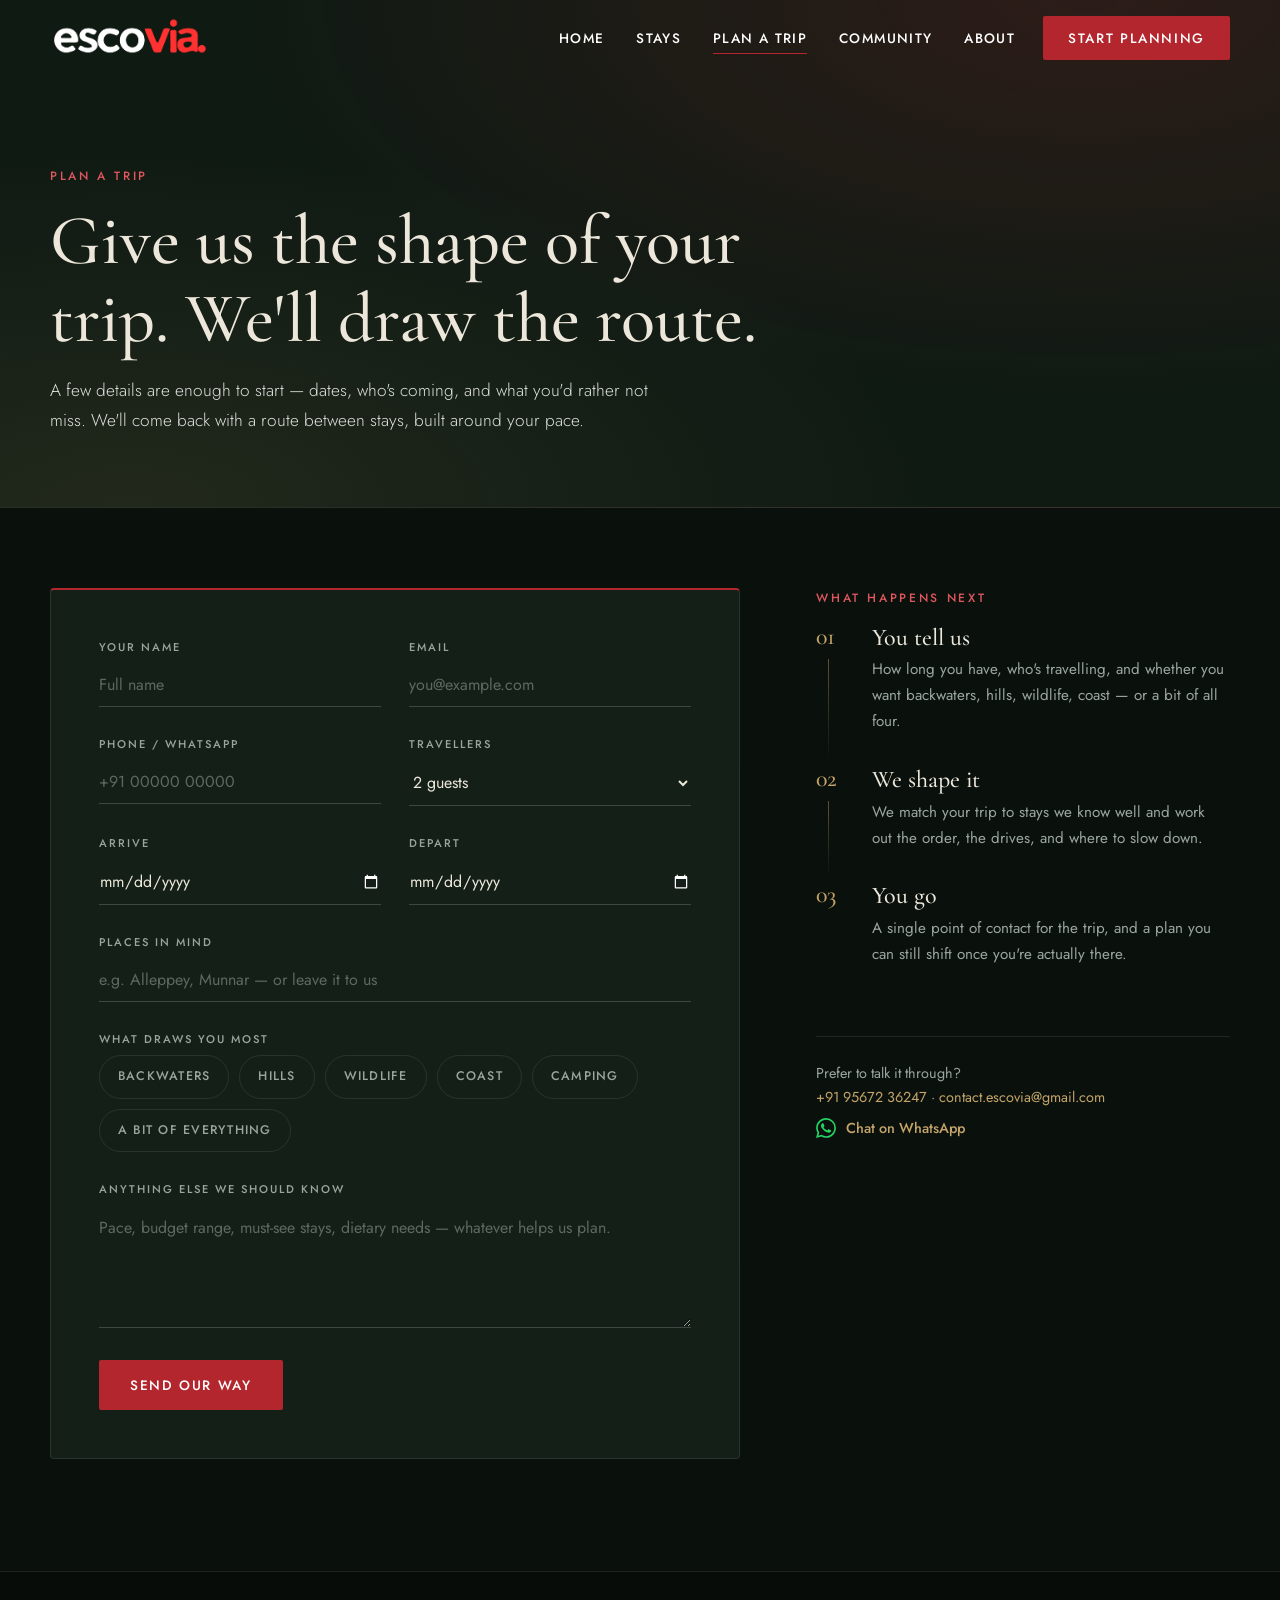
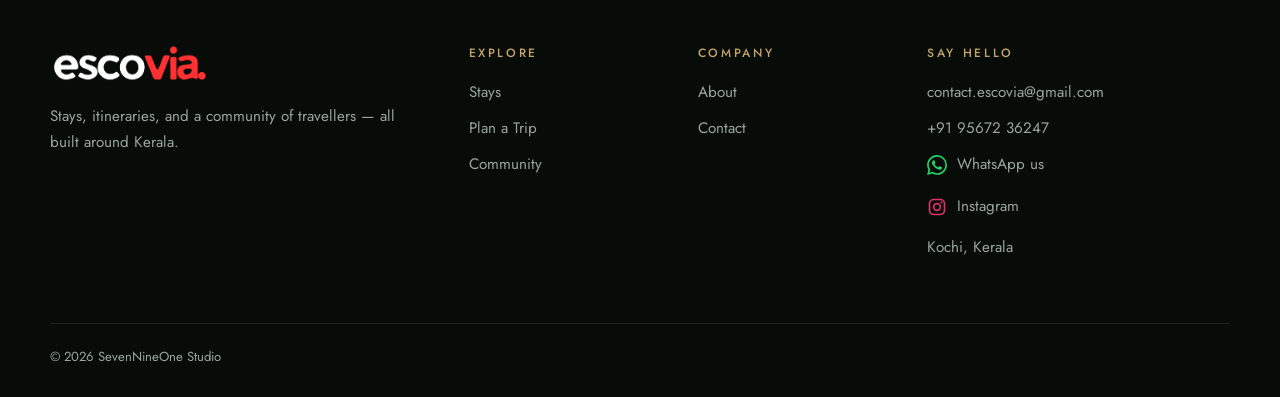
<file: plan.html>
<!DOCTYPE html>
<html lang="en">
<head>
<meta charset="UTF-8">
<meta name="viewport" content="width=device-width, initial-scale=1.0">
<title>Plan a Trip — Escovia</title>
<meta name="description" content="Tell Escovia your dates, who's travelling and what you'd rather not miss. We'll come back with a route between stays, built around your pace.">
<meta name="theme-color" content="#0a110d">
<link rel="preconnect" href="https://fonts.googleapis.com">
<link rel="preconnect" href="https://fonts.gstatic.com" crossorigin>
<link href="https://fonts.googleapis.com/css2?family=Cormorant+Garamond:ital,wght@0,500;0,600;1,500&family=Jost:wght@400;500;600&display=swap" rel="stylesheet">
<link rel="stylesheet" href="style.css">
<link rel="canonical" href="https://www.escovia.in/plan.html"> 
<link rel="icon" type="image/png" href="/favicon-48.png" sizes="48x48">
<link rel="icon" type="image/png" href="/favicon-192.png" sizes="192x192">
<link rel="apple-touch-icon" href="/apple-touch-icon.png">
<script src="script.js" defer></script>
</head>
<body>

<header class="site-header" id="header">
  <div class="wrap bar">
    <a href="index.html" class="brand"><img src="images/navlogo2.png" alt="Escovia"></a>
    <nav aria-label="Main">
      <ul class="nav-links" id="nav-links">
        <li><a href="index.html">Home</a></li>
        <li><a href="stays.html">Stays</a></li>
        <li><a href="plan.html" aria-current="page">Plan a Trip</a></li>
        <li><a href="community.html">Community</a></li>
        <li><a href="about.html">About</a></li>
        <li class="only-mobile"><a href="plan.html">Start planning →</a></li>
      </ul>
    </nav>
    <a href="plan.html" class="btn btn-solid nav-cta">Start planning</a>
    <button class="nav-toggle" aria-expanded="false" aria-controls="nav-links" aria-label="Toggle menu"><span></span><span></span><span></span></button>
  </div>
</header>

<section class="page-hero">
  <div class="wrap">
    <p class="eyebrow">Plan a trip</p>
    <h1>Give us the shape of your trip. We'll draw the route.</h1>
    <p class="lede">A few details are enough to start — dates, who's coming, and what you'd rather not miss. We'll come back with a route between stays, built around your pace.</p>
  </div>
</section>

<section class="plan-sec">
  <div class="wrap plan-grid">

    <div class="form-card">
      <form id="planForm" data-prefill novalidate>

        <div class="field-row">
          <div class="field">
            <label for="name">Your name</label>
            <input id="name" name="name" type="text" placeholder="Full name" autocomplete="name" required>
          </div>
          <div class="field">
            <label for="email">Email</label>
            <input id="email" name="email" type="email" placeholder="you@example.com" autocomplete="email">
          </div>
        </div>

        <div class="field-row">
          <div class="field">
            <label for="phone">Phone / WhatsApp</label>
            <input id="phone" name="phone" type="tel" placeholder="+91 00000 00000" autocomplete="tel">
          </div>
          <div class="field">
            <label for="guests">Travellers</label>
            <select id="guests" name="guests">
              <option>1 guest</option>
              <option selected>2 guests</option>
              <option>3–4 guests</option>
              <option>5–8 guests</option>
              <option>9+ guests</option>
            </select>
          </div>
        </div>

        <div class="field-row">
          <div class="field">
            <label for="from">Arrive</label>
            <input id="from" name="arrive" type="date">
          </div>
          <div class="field">
            <label for="to">Depart</label>
            <input id="to" name="depart" type="date">
          </div>
        </div>

        <div class="field">
          <label for="places">Places in mind</label>
          <input id="places" name="places" type="text" placeholder="e.g. Alleppey, Munnar — or leave it to us">
        </div>

        <fieldset class="field">
          <legend>What draws you most</legend>
          <div class="opts">
            <label class="opt"><input type="checkbox" name="interest" value="Backwaters"><span>Backwaters</span></label>
            <label class="opt"><input type="checkbox" name="interest" value="Hills"><span>Hills</span></label>
            <label class="opt"><input type="checkbox" name="interest" value="Wildlife"><span>Wildlife</span></label>
            <label class="opt"><input type="checkbox" name="interest" value="Coast"><span>Coast</span></label>
            <label class="opt"><input type="checkbox" name="interest" value="Camping"><span>Camping</span></label>
            <label class="opt"><input type="checkbox" name="interest" value="A bit of everything"><span>A bit of everything</span></label>
          </div>
        </fieldset>

        <div class="field">
          <label for="notes">Anything else we should know</label>
          <textarea id="notes" name="notes" rows="4" placeholder="Pace, budget range, must-see stays, dietary needs — whatever helps us plan."></textarea>
        </div>

        <div class="form-actions">
          <button type="submit" class="btn btn-solid">Send our way</button>
          <p class="form-status" role="status" aria-live="polite"></p>
        </div>
      </form>

      <div class="thanks" hidden>
        <span class="tick" aria-hidden="true">✓</span>
        <h2>Thank you — it's with us.</h2>
        <p>WhatsApp should have opened with your trip details. Just press send there and we'll come back with a route between stays, usually within a day. For anything urgent, call <a href="tel:+919567236247">+91 95672 36247</a>.</p>
        <a href="stays.html" class="btn btn-outline">Browse stays meanwhile</a>
      </div>
    </div>

    <aside class="plan-side" aria-label="How it works">
      <p class="eyebrow">What happens next</p>
      <ol class="plan-steps">
        <li>
          <h3>You tell us</h3>
          <p>How long you have, who's travelling, and whether you want backwaters, hills, wildlife, coast — or a bit of all four.</p>
        </li>
        <li>
          <h3>We shape it</h3>
          <p>We match your trip to stays we know well and work out the order, the drives, and where to slow down.</p>
        </li>
        <li>
          <h3>You go</h3>
          <p>A single point of contact for the trip, and a plan you can still shift once you're actually there.</p>
        </li>
      </ol>
      <p class="side-note">Prefer to talk it through?<br>
        <a href="tel:+919567236247">+91 95672 36247</a> · <a href="mailto:contact.escovia@gmail.com">contact.escovia@gmail.com</a><br>
        <a class="wa" href="https://wa.me/919567236247?text=Hi%20Escovia%2C%20I%27d%20like%20to%20plan%20a%20trip%20in%20Kerala." target="_blank" rel="noopener">Chat on WhatsApp</a>
      </p>
    </aside>

  </div>
</section>

<footer class="site-footer">
  <div class="wrap">
    <div class="foot-grid">
      <div>
        <img src="images/navlogo2.png" alt="Escovia" class="foot-logo">
        <p>Stays, itineraries, and a community of travellers — all built around Kerala.</p>
      </div>
      <div>
        <h4>Explore</h4>
        <ul>
          <li><a href="stays.html">Stays</a></li>
          <li><a href="plan.html">Plan a Trip</a></li>
          <li><a href="community.html">Community</a></li>
        </ul>
      </div>
      <div>
        <h4>Company</h4>
        <ul>
          <li><a href="about.html">About</a></li>
          <li><a href="about.html#contact">Contact</a></li>
        </ul>
      </div>
      <div>
        <h4>Say hello</h4>
        <ul>
          <li><a href="mailto:contact.escovia@gmail.com">contact.escovia@gmail.com</a></li>
          <li><a href="tel:+919567236247">+91 95672 36247</a></li>
          <li><a class="wa" href="https://wa.me/919567236247?text=Hi%20Escovia%2C%20I%27d%20like%20to%20plan%20a%20trip%20in%20Kerala." target="_blank" rel="noopener">WhatsApp us</a></li>
          <li><a class="ig" href="https://www.instagram.com/escovia.in/" target="_blank" rel="noopener noreferrer" aria-label="Escovia on Instagram">Instagram</a></li>
          <li>Kochi, Kerala</li>
        </ul>
      </div>
    </div>
    <div class="foot-bottom">© 2026 SevenNineOne Studio</div>
  </div>
</footer>

<script>
  // Plan form -> open WhatsApp with all the details filled in
  (function () {
    var form = document.getElementById("planForm");
    if (!form) return;

    var status = form.querySelector(".form-status");
    var thanks = document.querySelector(".thanks");

    function fmt(v) {                       // yyyy-mm-dd -> dd-mm-yyyy
      return v ? v.split("-").reverse().join("-") : "";
    }

    form.addEventListener("submit", function (e) {
      e.preventDefault();

      var name = form.name.value.trim();
      if (!name) {
        status.textContent = "Please enter your name.";
        form.name.focus();
        return;
      }
      status.textContent = "";

      var interests = Array.prototype.slice
        .call(form.querySelectorAll('input[name="interest"]:checked'))
        .map(function (c) { return c.value; })
        .join(", ");

      var lines = [
        "Hi Escovia, I'd like to plan a trip in Kerala.",
        "",
        "Name: " + name
      ];
      if (form.email.value.trim()) lines.push("Email: " + form.email.value.trim());
      if (form.phone.value.trim()) lines.push("Phone: " + form.phone.value.trim());
      lines.push("Travellers: " + form.guests.value);
      if (form.arrive.value)  lines.push("Arrive: " + fmt(form.arrive.value));
      if (form.depart.value)  lines.push("Depart: " + fmt(form.depart.value));
      if (form.places.value.trim()) lines.push("Places in mind: " + form.places.value.trim());
      if (interests) lines.push("Interested in: " + interests);
      if (form.notes.value.trim()) lines.push("Notes: " + form.notes.value.trim());

      var url = "https://wa.me/919567236247?text=" + encodeURIComponent(lines.join("\n"));
      window.open(url, "_blank");

      form.hidden = true;
      if (thanks) thanks.hidden = false;
    });
  })();
</script>

</body>
</html>
</file>
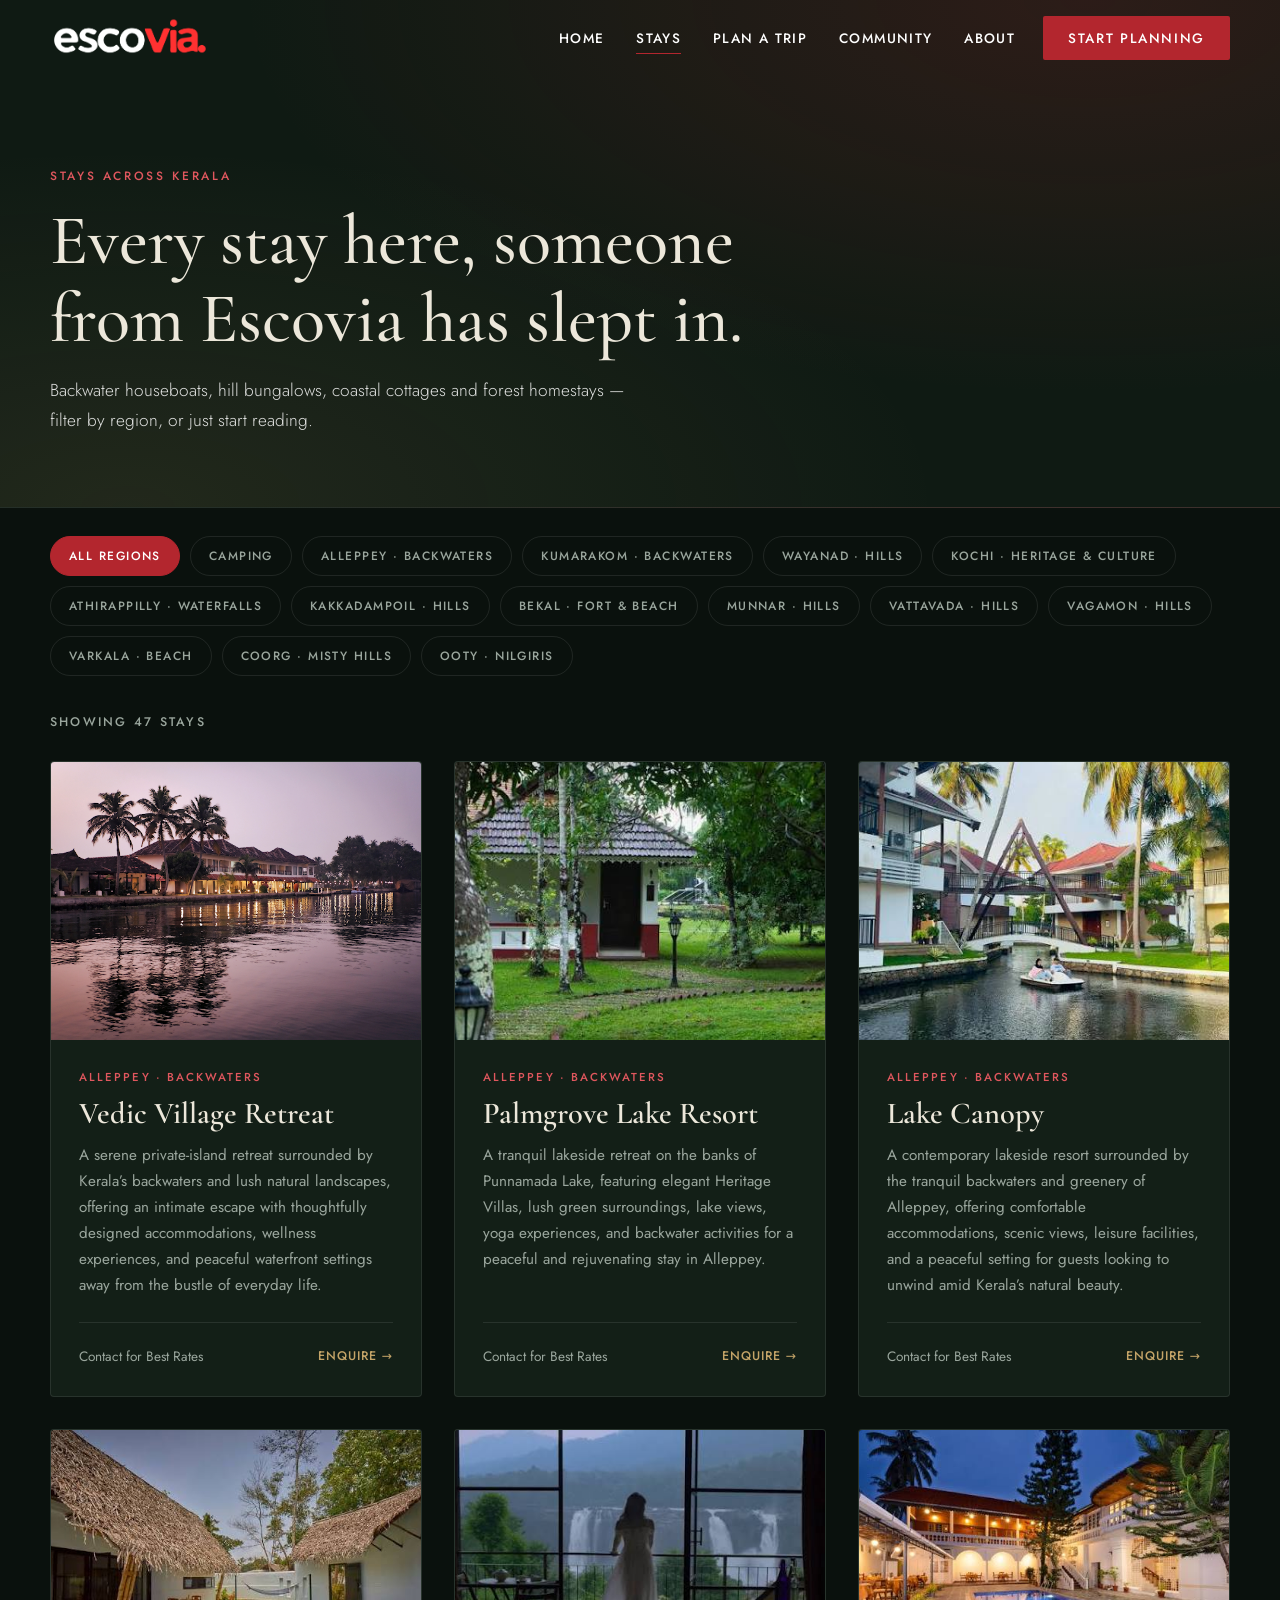
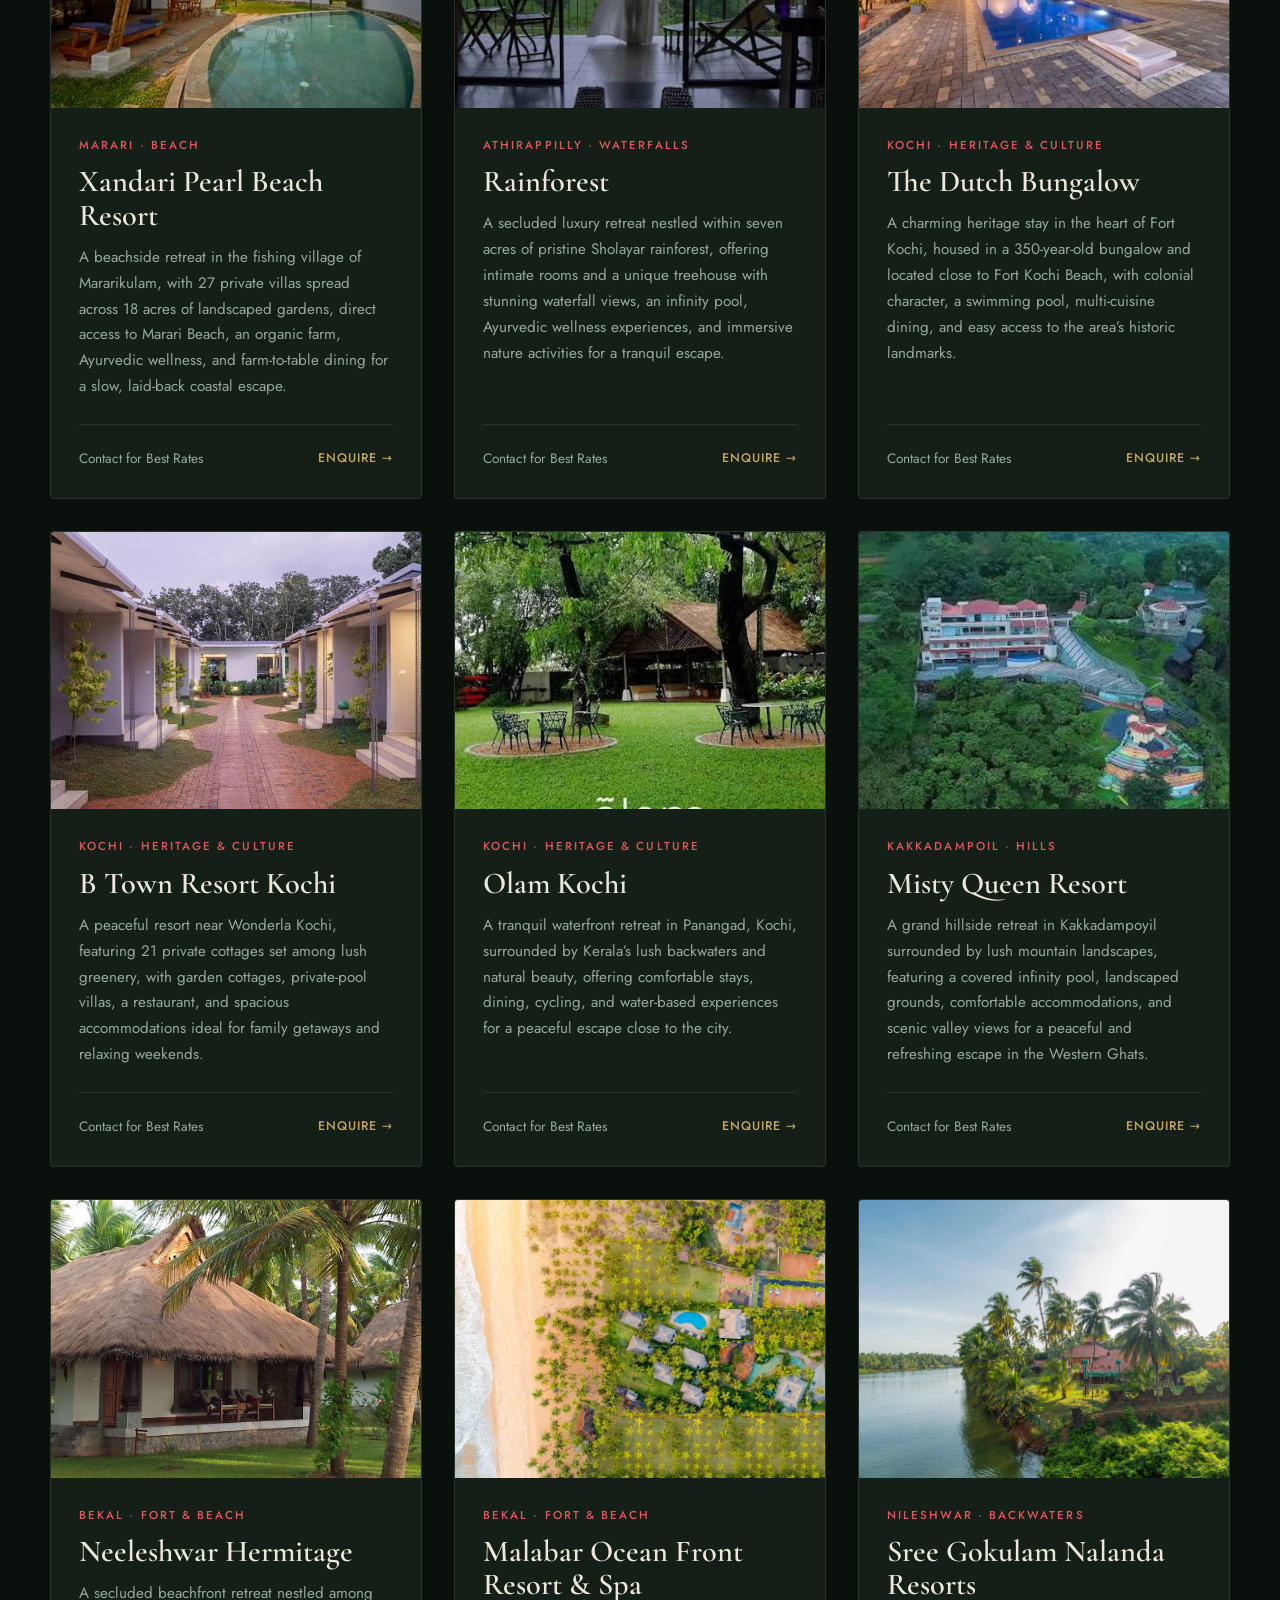
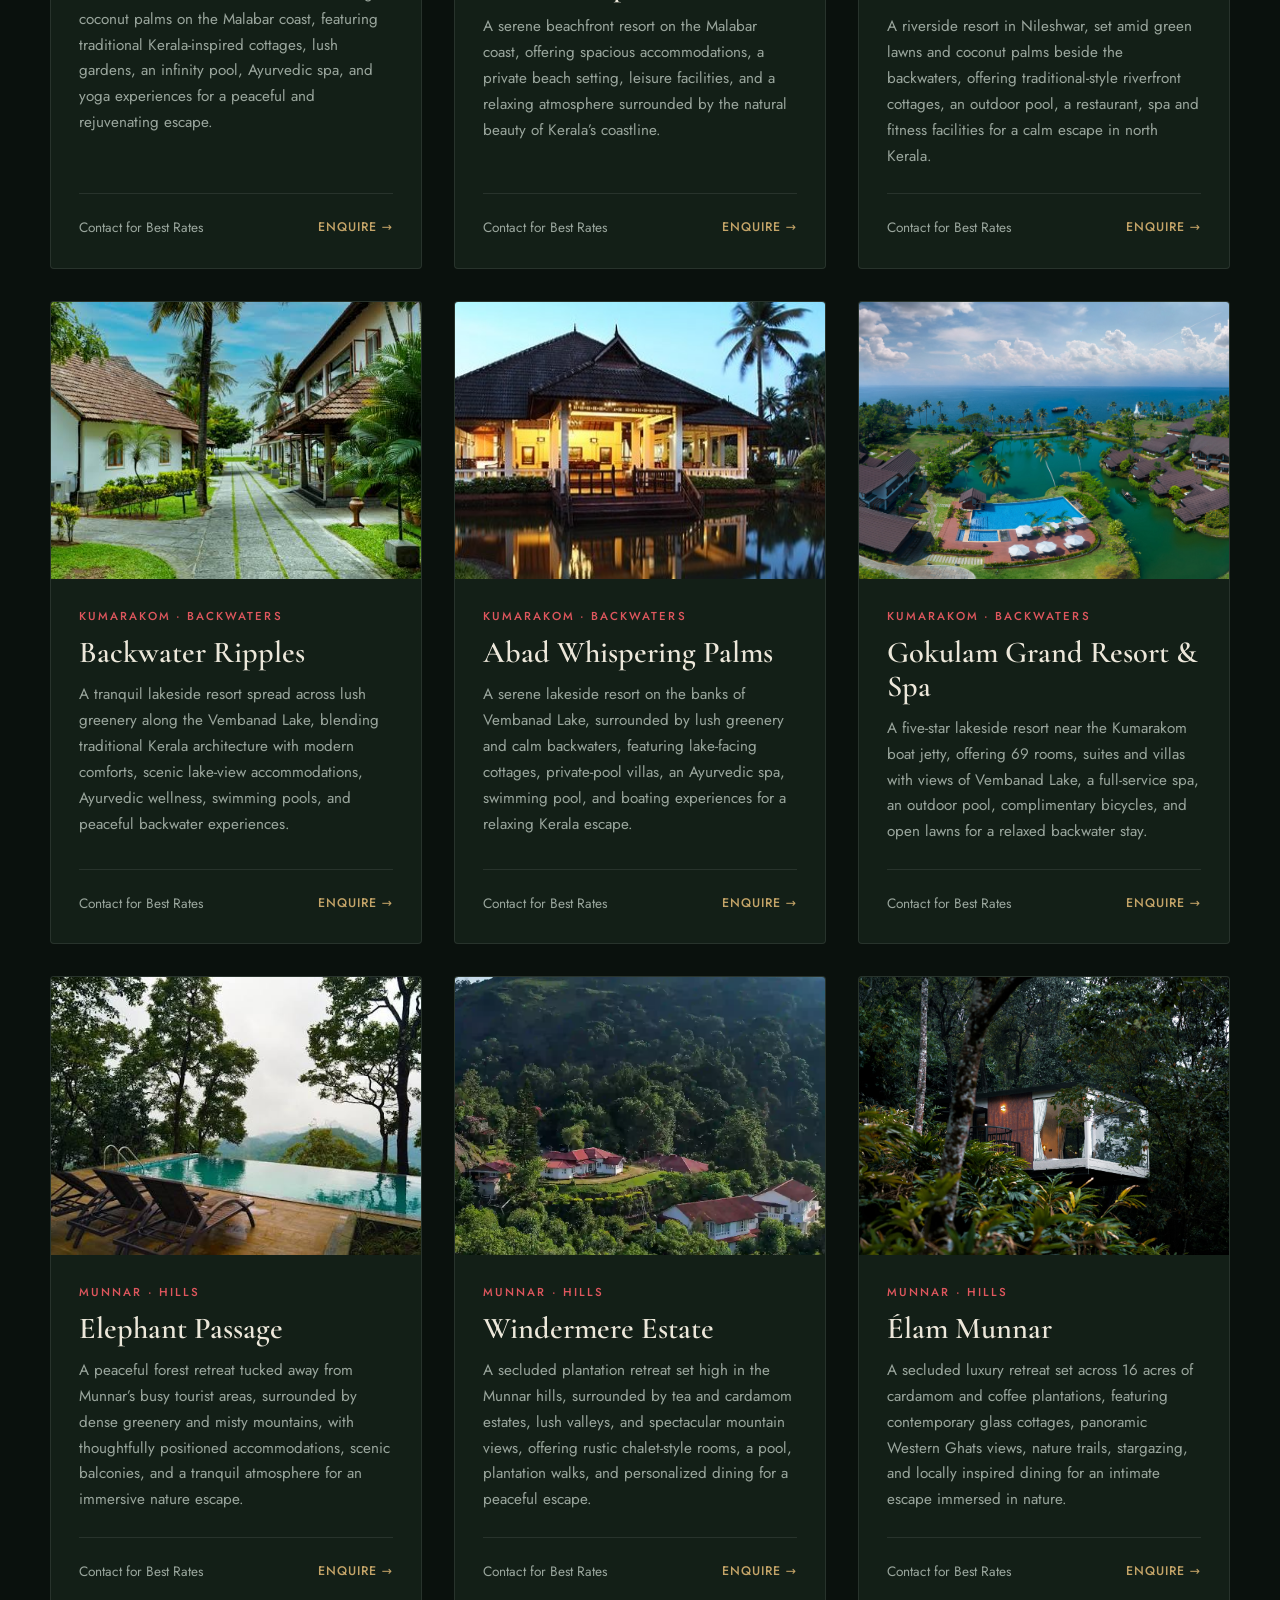
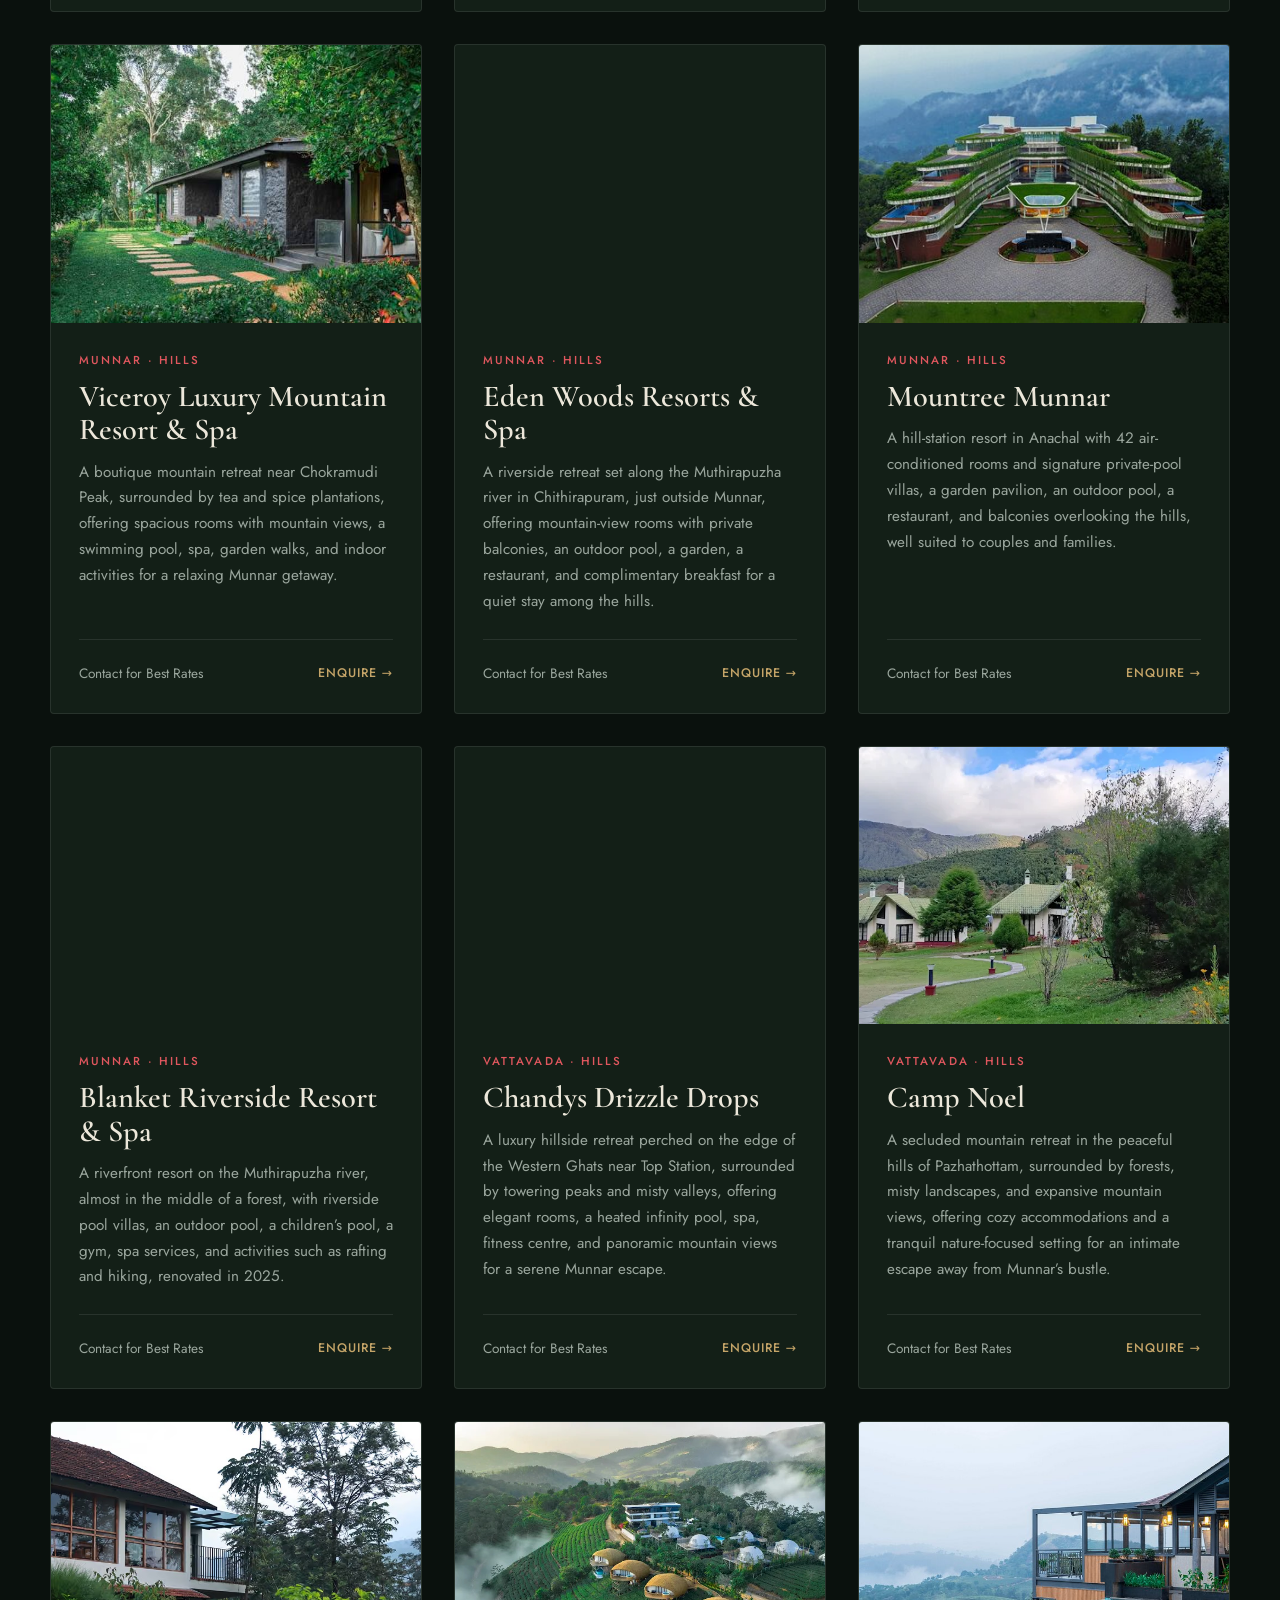
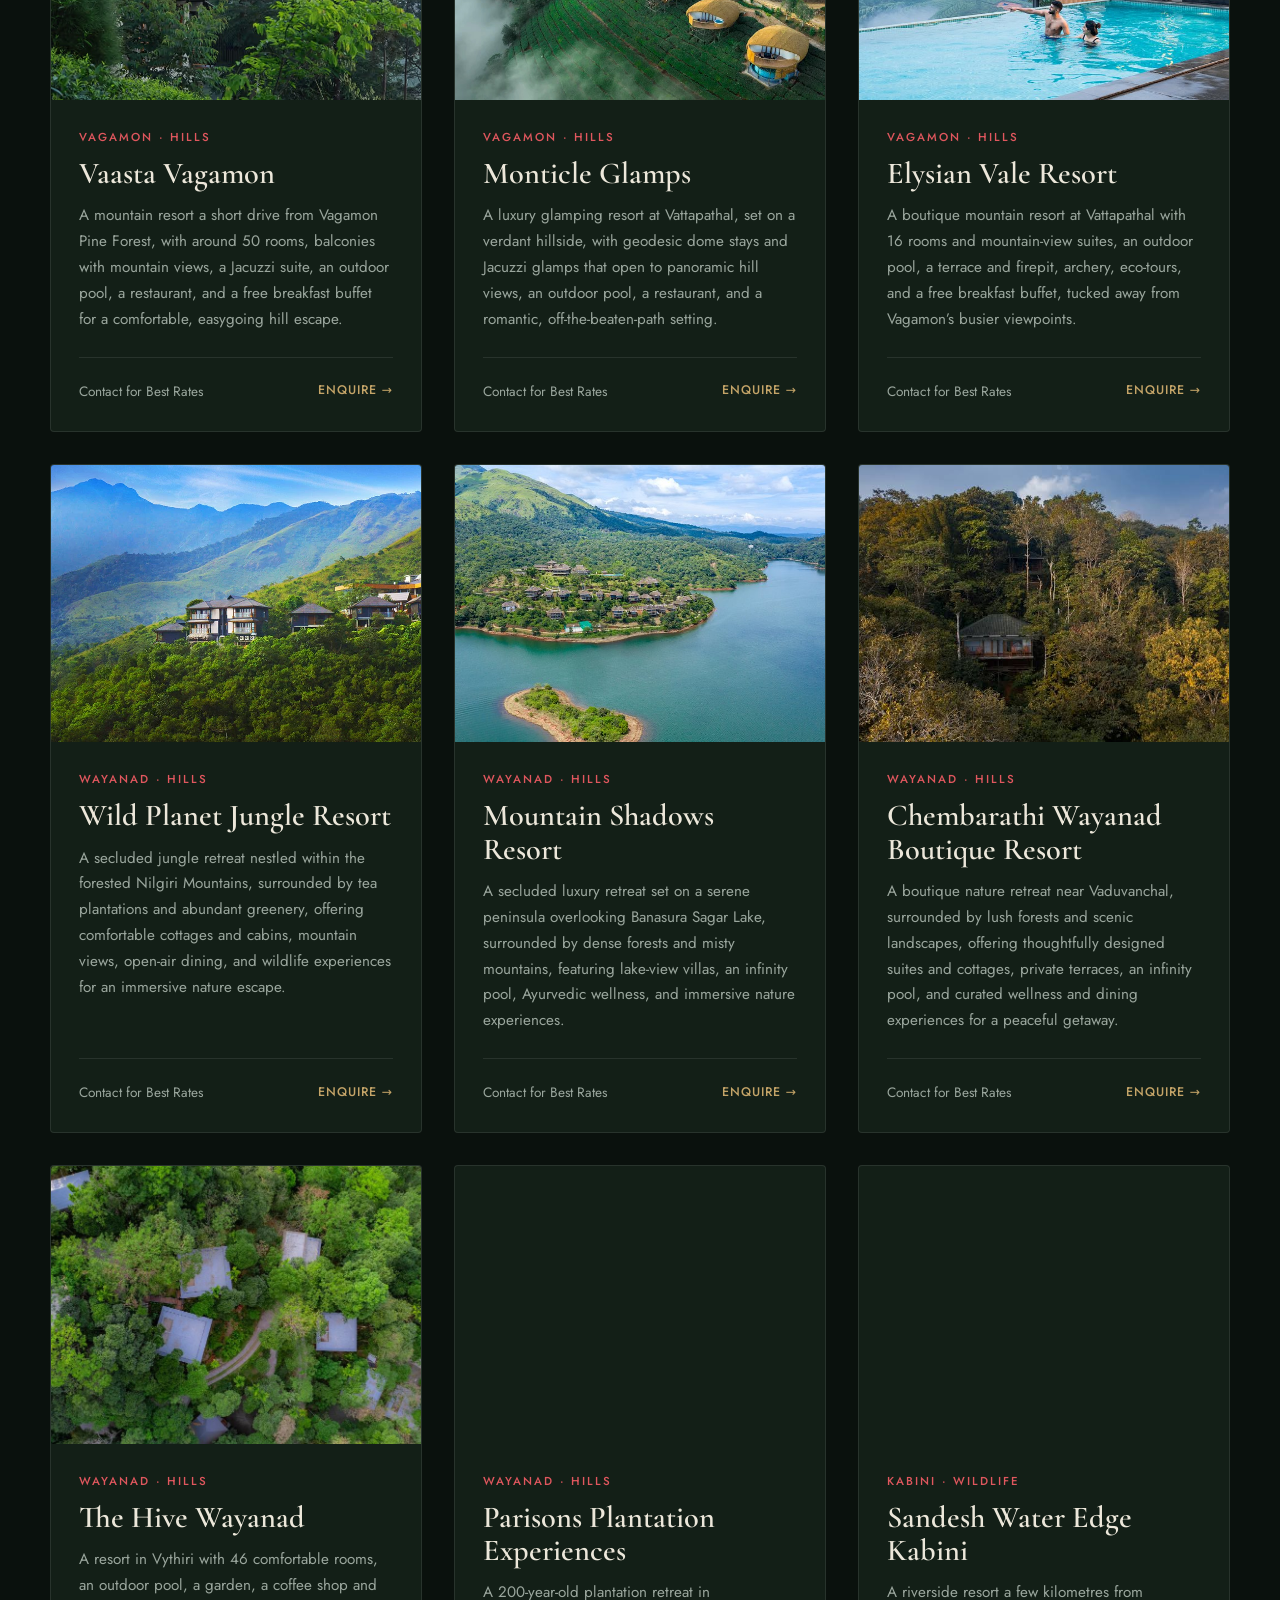
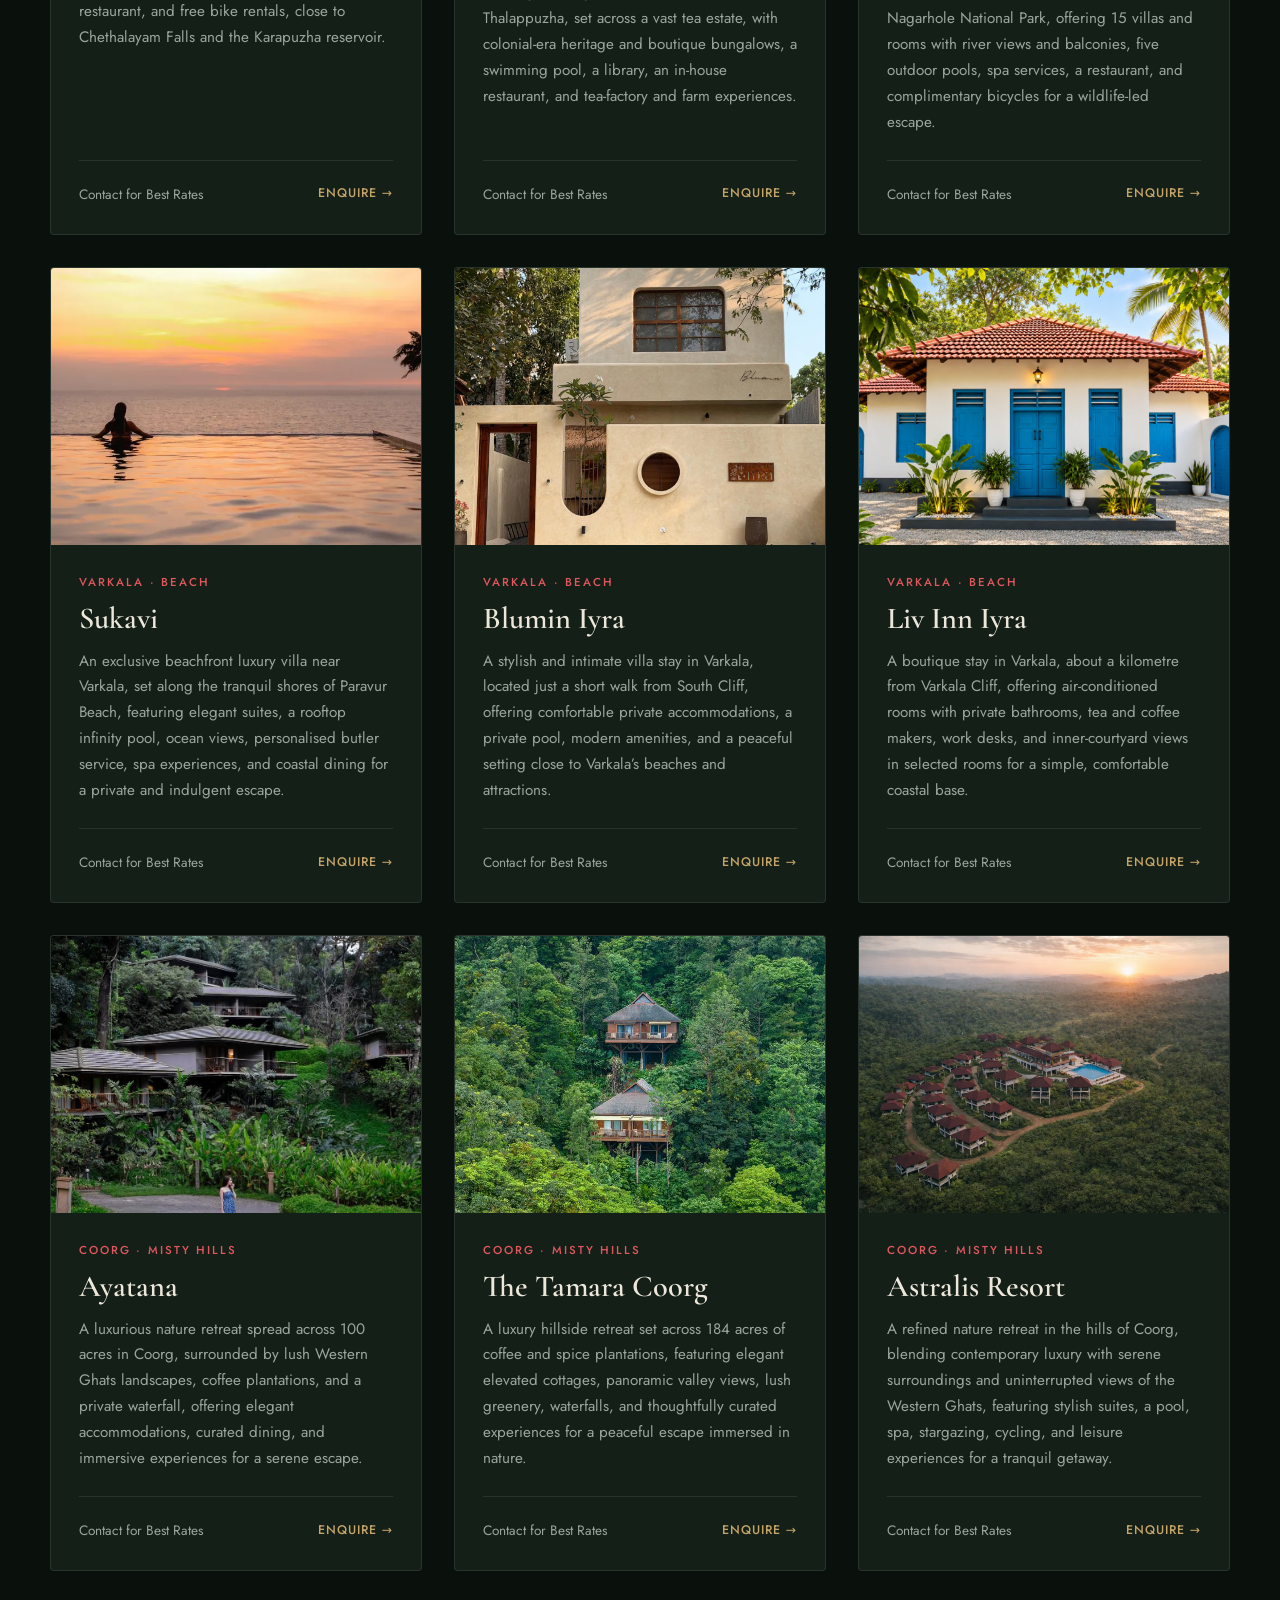
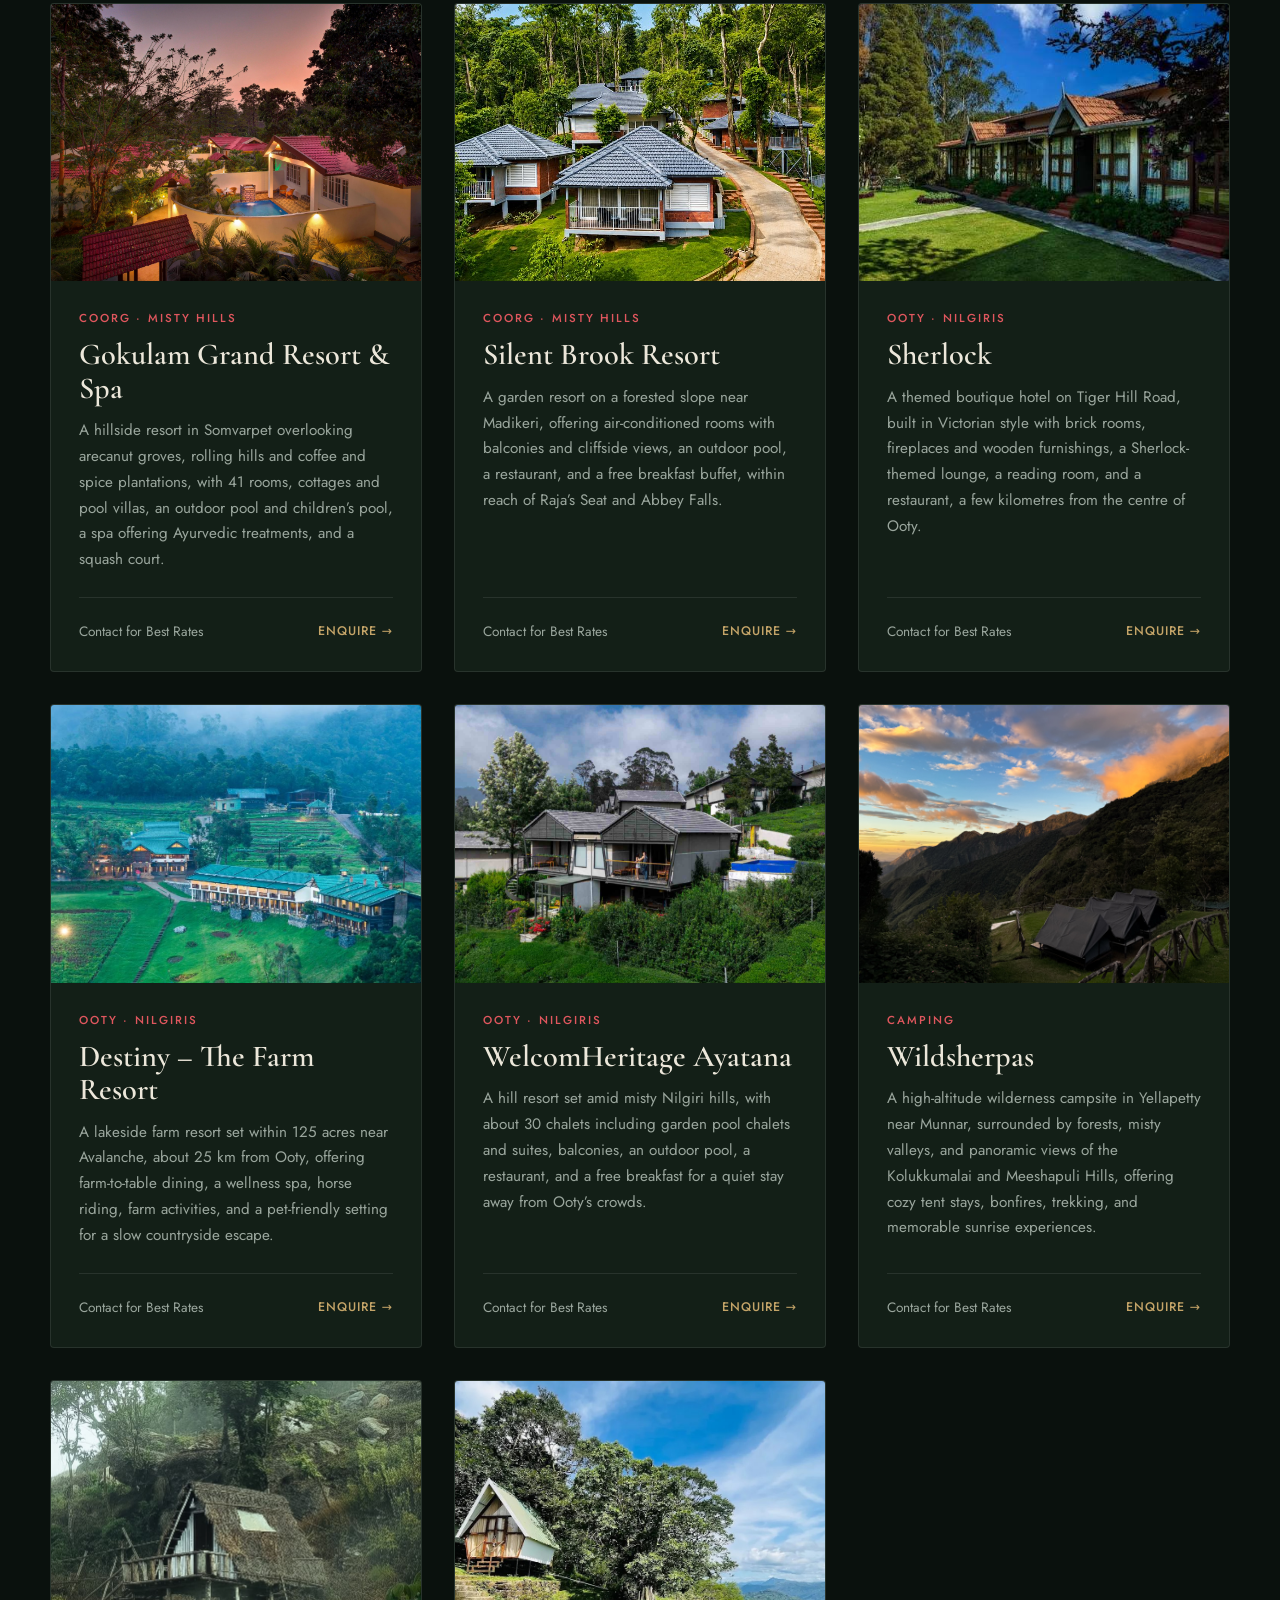
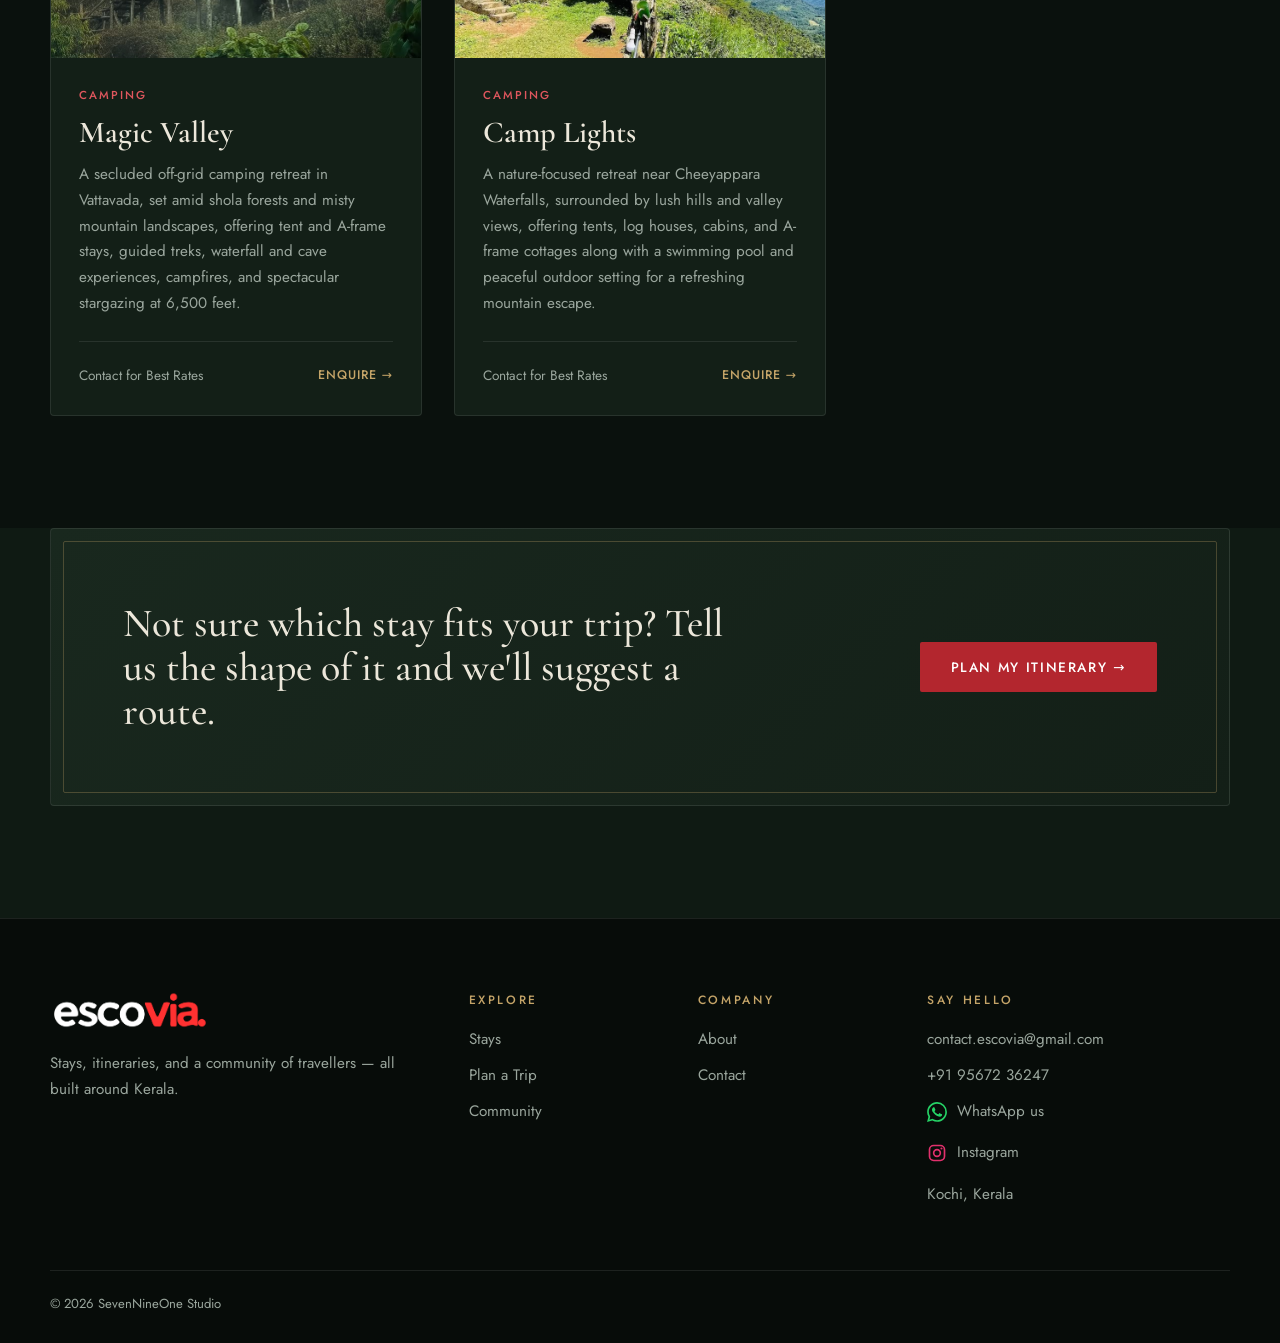
<file: stays.html>
<!DOCTYPE html>
<html lang="en">
<head>
<meta charset="UTF-8">
<meta name="viewport" content="width=device-width, initial-scale=1.0">
<title>Stays across Kerala — Escovia</title>
<meta name="description" content="Backwater houseboats, hill bungalows, coastal cottages and forest homestays across Kerala — every stay visited in person by the Escovia team.">
<meta name="theme-color" content="#0a110d">
<link rel="preconnect" href="https://fonts.googleapis.com">
<link rel="preconnect" href="https://fonts.gstatic.com" crossorigin>
<link href="https://fonts.googleapis.com/css2?family=Cormorant+Garamond:ital,wght@0,500;0,600;1,500&family=Jost:wght@400;500;600&display=swap" rel="stylesheet">
<link rel="stylesheet" href="style.css">
<link rel="canonical" href="https://www.escovia.in/stays.html">
<link rel="icon" type="image/png" href="/favicon-48.png" sizes="48x48">
<link rel="icon" type="image/png" href="/favicon-192.png" sizes="192x192">
<link rel="apple-touch-icon" href="/apple-touch-icon.png">
<script src="script.js" defer></script>
</head>
<body>

<header class="site-header" id="header">
  <div class="wrap bar">
    <a href="index.html" class="brand"><img src="images/navlogo2.png" alt="Escovia"></a>
    <nav aria-label="Main">
      <ul class="nav-links" id="nav-links">
        <li><a href="index.html">Home</a></li>
        <li><a href="stays.html" aria-current="page">Stays</a></li>
        <li><a href="plan.html">Plan a Trip</a></li>
        <li><a href="community.html">Community</a></li>
        <li><a href="about.html">About</a></li>
        <li class="only-mobile"><a href="plan.html">Start planning →</a></li>
      </ul>
    </nav>
    <a href="plan.html" class="btn btn-solid nav-cta">Start planning</a>
    <button class="nav-toggle" aria-expanded="false" aria-controls="nav-links" aria-label="Toggle menu"><span></span><span></span><span></span></button>
  </div>
</header>

<section class="page-hero">
  <div class="wrap">
    <p class="eyebrow">Stays across Kerala</p>
    <h1>Every stay here, someone from Escovia has slept in.</h1>
    <p class="lede">Backwater houseboats, hill bungalows, coastal cottages and forest homestays — filter by region, or just start reading.</p>
  </div>
</section>

<div class="filter-bar">
  <div class="wrap">
    <div class="chip-row" role="group" aria-label="Filter stays by region">
      <button class="chip" data-filter="all" aria-pressed="true">All regions</button>
      <button class="chip" data-filter="camp" aria-pressed="false">Camping</button>
      <button class="chip" data-filter="alleppey" aria-pressed="false">Alleppey · Backwaters</button>
      <button class="chip" data-filter="kumarakom" aria-pressed="false">Kumarakom · Backwaters</button>
      <button class="chip" data-filter="wayanad" aria-pressed="false">Wayanad · Hills</button>
      <button class="chip" data-filter="kochi" aria-pressed="false">Kochi · Heritage &amp; Culture</button>
      <button class="chip" data-filter="athirappilly" aria-pressed="false">Athirappilly · Waterfalls</button>
      <button class="chip" data-filter="kakkadampoil" aria-pressed="false">Kakkadampoil · Hills</button>
      <button class="chip" data-filter="bekal" aria-pressed="false">Bekal · Fort &amp; Beach</button>
      <button class="chip" data-filter="munnar" aria-pressed="false">Munnar · Hills</button>
      <button class="chip" data-filter="vattavada" aria-pressed="false">Vattavada · Hills</button>
      <button class="chip" data-filter="vagamon" aria-pressed="false">Vagamon · Hills</button>
      <button class="chip" data-filter="varkala" aria-pressed="false">Varkala · Beach</button>
      <button class="chip" data-filter="coorg" aria-pressed="false">Coorg · Misty Hills</button>
      <button class="chip" data-filter="ooty" aria-pressed="false">Ooty · Nilgiris</button>
    </div>
  </div>
</div>

<section class="listing">
  <div class="wrap">
    <p class="result-count" id="count" aria-live="polite" data-one="stay" data-many="stays"></p>

    <div class="cards">

      <!-- ALLEPPEY -->

      <article class="card" data-region="alleppey">
        <a href="plan.html" class="card-img"><img src="images/vedicvillage.jpg" alt="Vedic Village Retreat" loading="lazy" decoding="async"></a>
        <div class="card-body">
          <p class="region">Alleppey · Backwaters</p>
          <h3>Vedic Village Retreat</h3>
          <p>A serene private-island retreat surrounded by Kerala’s backwaters and lush natural landscapes, offering an intimate escape with thoughtfully designed accommodations, wellness experiences, and peaceful waterfront settings away from the bustle of everyday life.</p>
          <div class="card-foot"><span>Contact for Best Rates</span><a href="plan.html">Enquire →</a></div>
        </div>
      </article>


      <article class="card" data-region="alleppey">
        <a href="plan.html" class="card-img"><img src="images/palmgrove.jpg" alt="Palmgrove Lake Resort" loading="lazy" decoding="async"></a>
        <div class="card-body">
          <p class="region">Alleppey · Backwaters</p>
          <h3>Palmgrove Lake Resort</h3>
          <p>A tranquil lakeside retreat on the banks of Punnamada Lake, featuring elegant Heritage Villas, lush green surroundings, lake views, yoga experiences, and backwater activities for a peaceful and rejuvenating stay in Alleppey.</p>
          <div class="card-foot"><span>Contact for Best Rates</span><a href="plan.html">Enquire →</a></div>
        </div>
      </article>

      <article class="card" data-region="alleppey">
        <a href="plan.html" class="card-img"><img src="images/lakecanopy.jpg" alt="Lake Canopy" loading="lazy" decoding="async"></a>
        <div class="card-body">
          <p class="region">Alleppey · Backwaters</p>
          <h3>Lake Canopy</h3>
          <p>A contemporary lakeside resort surrounded by the tranquil backwaters and greenery of Alleppey, offering comfortable accommodations, scenic views, leisure facilities, and a peaceful setting for guests looking to unwind amid Kerala’s natural beauty.</p>
          <div class="card-foot"><span>Contact for Best Rates</span><a href="plan.html">Enquire →</a></div>
        </div>
      </article>

      <!-- MARARI -->
      <article class="card" data-region="alleppey">
        <a href="plan.html" class="card-img"><img src="images/xandaripearl.jpg" alt="Xandari Pearl Beach Resort" loading="lazy" decoding="async"></a>
        <div class="card-body">
          <p class="region">Marari · Beach</p>
          <h3>Xandari Pearl Beach Resort</h3>
          <p>A beachside retreat in the fishing village of Mararikulam, with 27 private villas spread across 18 acres of landscaped gardens, direct access to Marari Beach, an organic farm, Ayurvedic wellness, and farm-to-table dining for a slow, laid-back coastal escape.</p>
          <div class="card-foot"><span>Contact for Best Rates</span><a href="plan.html">Enquire →</a></div>
        </div>
      </article>

      <!-- ATHIRAPPILLY -->
      <article class="card" data-region="athirappilly">
        <a href="plan.html" class="card-img"><img src="images/rainforest.jpg" alt="Rainforest" loading="lazy" decoding="async"></a>
        <div class="card-body">
          <p class="region">Athirappilly · Waterfalls</p>
          <h3>Rainforest</h3>
          <p>A secluded luxury retreat nestled within seven acres of pristine Sholayar rainforest, offering intimate rooms and a unique treehouse with stunning waterfall views, an infinity pool, Ayurvedic wellness experiences, and immersive nature activities for a tranquil escape.</p>
          <div class="card-foot"><span>Contact for Best Rates</span><a href="plan.html">Enquire →</a></div>
        </div>
      </article>

      <!-- KOCHI -->
      <article class="card" data-region="kochi">
        <a href="plan.html" class="card-img"><img src="images/dutchbunlalow.jpg" alt="The Dutch Bungalow" loading="lazy" decoding="async"></a>
        <div class="card-body">
          <p class="region">Kochi · Heritage &amp; Culture</p>
          <h3>The Dutch Bungalow</h3>
          <p>A charming heritage stay in the heart of Fort Kochi, housed in a 350-year-old bungalow and located close to Fort Kochi Beach, with colonial character, a swimming pool, multi-cuisine dining, and easy access to the area’s historic landmarks.</p>
          <div class="card-foot"><span>Contact for Best Rates</span><a href="plan.html">Enquire →</a></div>
        </div>
      </article>

      <article class="card" data-region="kochi">
        <a href="plan.html" class="card-img"><img src="images/btwon.jpg" alt="B Town Resort Kochi" loading="lazy" decoding="async"></a>
        <div class="card-body">
          <p class="region">Kochi · Heritage &amp; Culture</p>
          <h3>B Town Resort Kochi</h3>
          <p>A peaceful resort near Wonderla Kochi, featuring 21 private cottages set among lush greenery, with garden cottages, private-pool villas, a restaurant, and spacious accommodations ideal for family getaways and relaxing weekends.</p>
          <div class="card-foot"><span>Contact for Best Rates</span><a href="plan.html">Enquire →</a></div>
        </div>
      </article>

      <article class="card" data-region="kochi">
        <a href="plan.html" class="card-img"><img src="images/olam.jpg" alt="Olam Kochi" loading="lazy" decoding="async"></a>
        <div class="card-body">
          <p class="region">Kochi · Heritage &amp; Culture</p>
          <h3>Olam Kochi</h3>
          <p>A tranquil waterfront retreat in Panangad, Kochi, surrounded by Kerala’s lush backwaters and natural beauty, offering comfortable stays, dining, cycling, and water-based experiences for a peaceful escape close to the city.</p>
          <div class="card-foot"><span>Contact for Best Rates</span><a href="plan.html">Enquire →</a></div>
        </div>
      </article>

      <!-- KAKKADAMPOIL -->
      <article class="card" data-region="kakkadampoil">
        <a href="plan.html" class="card-img"><img src="images/mistyqueen.jpg" alt="Misty Queen Resort" loading="lazy" decoding="async"></a>
        <div class="card-body">
          <p class="region">Kakkadampoil · Hills</p>
          <h3>Misty Queen Resort</h3>
          <p>A grand hillside retreat in Kakkadampoyil surrounded by lush mountain landscapes, featuring a covered infinity pool, landscaped grounds, comfortable accommodations, and scenic valley views for a peaceful and refreshing escape in the Western Ghats.</p>
          <div class="card-foot"><span>Contact for Best Rates</span><a href="plan.html">Enquire →</a></div>
        </div>
      </article>

      <!-- BEKAL -->
      <article class="card" data-region="bekal">
        <a href="plan.html" class="card-img"><img src="images/neeleshwarhermitage.jpg" alt="Neeleshwar Hermitage" loading="lazy" decoding="async"></a>
        <div class="card-body">
          <p class="region">Bekal · Fort &amp; Beach</p>
          <h3>Neeleshwar Hermitage</h3>
          <p>A secluded beachfront retreat nestled among coconut palms on the Malabar coast, featuring traditional Kerala-inspired cottages, lush gardens, an infinity pool, Ayurvedic spa, and yoga experiences for a peaceful and rejuvenating escape.</p>
          <div class="card-foot"><span>Contact for Best Rates</span><a href="plan.html">Enquire →</a></div>
        </div>
      </article>

      <article class="card" data-region="bekal">
        <a href="plan.html" class="card-img"><img src="images/malabaresort.jpg" alt="Malabar Ocean Front Resort &amp; Spa" loading="lazy" decoding="async"></a>
        <div class="card-body">
          <p class="region">Bekal · Fort &amp; Beach</p>
          <h3>Malabar Ocean Front Resort &amp; Spa</h3>
          <p>A serene beachfront resort on the Malabar coast, offering spacious accommodations, a private beach setting, leisure facilities, and a relaxing atmosphere surrounded by the natural beauty of Kerala’s coastline.</p>
          <div class="card-foot"><span>Contact for Best Rates</span><a href="plan.html">Enquire →</a></div>
        </div>
      </article>

      <!-- NILESHWAR -->
      <article class="card" data-region="bekal">
        <a href="plan.html" class="card-img"><img src="images/nalandha.jpg" alt="Sree Gokulam Nalanda Resorts" loading="lazy" decoding="async"></a>
        <div class="card-body">
          <p class="region">Nileshwar · Backwaters</p>
          <h3>Sree Gokulam Nalanda Resorts</h3>
          <p>A riverside resort in Nileshwar, set amid green lawns and coconut palms beside the backwaters, offering traditional-style riverfront cottages, an outdoor pool, a restaurant, spa and fitness facilities for a calm escape in north Kerala.</p>
          <div class="card-foot"><span>Contact for Best Rates</span><a href="plan.html">Enquire →</a></div>
        </div>
      </article>

      <!-- KUMARAKOM -->
      <article class="card" data-region="kumarakom">
        <a href="plan.html" class="card-img"><img src="images/backwater ripples.jpg" alt="Backwater Ripples" loading="lazy" decoding="async"></a>
        <div class="card-body">
          <p class="region">Kumarakom · Backwaters</p>
          <h3>Backwater Ripples</h3>
          <p>A tranquil lakeside resort spread across lush greenery along the Vembanad Lake, blending traditional Kerala architecture with modern comforts, scenic lake-view accommodations, Ayurvedic wellness, swimming pools, and peaceful backwater experiences.</p>
          <div class="card-foot"><span>Contact for Best Rates</span><a href="plan.html">Enquire →</a></div>
        </div>
      </article>

      <article class="card" data-region="kumarakom">
        <a href="plan.html" class="card-img"><img src="images/abadwhispering.jpg" alt="Abad Whispering Palms" loading="lazy" decoding="async"></a>
        <div class="card-body">
          <p class="region">Kumarakom · Backwaters</p>
          <h3>Abad Whispering Palms</h3>
          <p>A serene lakeside resort on the banks of Vembanad Lake, surrounded by lush greenery and calm backwaters, featuring lake-facing cottages, private-pool villas, an Ayurvedic spa, swimming pool, and boating experiences for a relaxing Kerala escape.</p>
          <div class="card-foot"><span>Contact for Best Rates</span><a href="plan.html">Enquire →</a></div>
        </div>
      </article>

      <article class="card" data-region="kumarakom">
        <a href="plan.html" class="card-img"><img src="images/gokulamgrand.jpg" alt="Gokulam Grand Resort &amp; Spa Kumarakom" loading="lazy" decoding="async"></a>
        <div class="card-body">
          <p class="region">Kumarakom · Backwaters</p>
          <h3>Gokulam Grand Resort &amp; Spa</h3>
          <p>A five-star lakeside resort near the Kumarakom boat jetty, offering 69 rooms, suites and villas with views of Vembanad Lake, a full-service spa, an outdoor pool, complimentary bicycles, and open lawns for a relaxed backwater stay.</p>
          <div class="card-foot"><span>Contact for Best Rates</span><a href="plan.html">Enquire →</a></div>
        </div>
      </article>

      <!-- MUNNAR -->
      <article class="card" data-region="munnar">
        <a href="plan.html" class="card-img"><img src="images/elephantpasage.jpg" alt="Elephant Passage" loading="lazy" decoding="async"></a>
        <div class="card-body">
          <p class="region">Munnar · Hills</p>
          <h3>Elephant Passage</h3>
          <p>A peaceful forest retreat tucked away from Munnar’s busy tourist areas, surrounded by dense greenery and misty mountains, with thoughtfully positioned accommodations, scenic balconies, and a tranquil atmosphere for an immersive nature escape.</p>
          <div class="card-foot"><span>Contact for Best Rates</span><a href="plan.html">Enquire →</a></div>
        </div>
      </article>

      <article class="card" data-region="munnar">
        <a href="plan.html" class="card-img"><img src="images/Windermere.jpg" alt="Windermere Estate" loading="lazy" decoding="async"></a>
        <div class="card-body">
          <p class="region">Munnar · Hills</p>
          <h3>Windermere Estate</h3>
          <p>A secluded plantation retreat set high in the Munnar hills, surrounded by tea and cardamom estates, lush valleys, and spectacular mountain views, offering rustic chalet-style rooms, a pool, plantation walks, and personalized dining for a peaceful escape.</p>
          <div class="card-foot"><span>Contact for Best Rates</span><a href="plan.html">Enquire →</a></div>
        </div>
      </article>

      <article class="card" data-region="munnar">
        <a href="plan.html" class="card-img"><img src="images/elam.jpg" alt="Élam Munnar" loading="lazy" decoding="async"></a>
        <div class="card-body">
          <p class="region">Munnar · Hills</p>
          <h3>Élam Munnar</h3>
          <p>A secluded luxury retreat set across 16 acres of cardamom and coffee plantations, featuring contemporary glass cottages, panoramic Western Ghats views, nature trails, stargazing, and locally inspired dining for an intimate escape immersed in nature.</p>
          <div class="card-foot"><span>Contact for Best Rates</span><a href="plan.html">Enquire →</a></div>
        </div>
      </article>

      <article class="card" data-region="munnar">
        <a href="plan.html" class="card-img"><img src="images/viceroy.jpg" alt="Viceroy Luxury Mountain Resort &amp; Spa" loading="lazy" decoding="async"></a>
        <div class="card-body">
          <p class="region">Munnar · Hills</p>
          <h3>Viceroy Luxury Mountain Resort &amp; Spa</h3>
          <p>A boutique mountain retreat near Chokramudi Peak, surrounded by tea and spice plantations, offering spacious rooms with mountain views, a swimming pool, spa, garden walks, and indoor activities for a relaxing Munnar getaway.</p>
          <div class="card-foot"><span>Contact for Best Rates</span><a href="plan.html">Enquire →</a></div>
        </div>
      </article>

      <article class="card" data-region="munnar">
        <a href="plan.html" class="card-img"><img src="images/edenwoods.jpg" alt="Eden Woods Resorts &amp; Spa" loading="lazy" decoding="async"></a>
        <div class="card-body">
          <p class="region">Munnar · Hills</p>
          <h3>Eden Woods Resorts &amp; Spa</h3>
          <p>A riverside retreat set along the Muthirapuzha river in Chithirapuram, just outside Munnar, offering mountain-view rooms with private balconies, an outdoor pool, a garden, a restaurant, and complimentary breakfast for a quiet stay among the hills.</p>
          <div class="card-foot"><span>Contact for Best Rates</span><a href="plan.html">Enquire →</a></div>
        </div>
      </article>

      <article class="card" data-region="munnar">
        <a href="plan.html" class="card-img"><img src="images/mountree.jpg" alt="Mountree Munnar by Kondody Hotels" loading="lazy" decoding="async"></a>
        <div class="card-body">
          <p class="region">Munnar · Hills</p>
          <h3>Mountree Munnar</h3>
          <p>A hill-station resort in Anachal with 42 air-conditioned rooms and signature private-pool villas, a garden pavilion, an outdoor pool, a restaurant, and balconies overlooking the hills, well suited to couples and families.</p>
          <div class="card-foot"><span>Contact for Best Rates</span><a href="plan.html">Enquire →</a></div>
        </div>
      </article>

      <article class="card" data-region="munnar">
        <a href="plan.html" class="card-img"><img src="images/blanket riverside.jpg" alt="Blanket Riverside Resort &amp; Spa" loading="lazy" decoding="async"></a>
        <div class="card-body">
          <p class="region">Munnar · Hills</p>
          <h3>Blanket Riverside Resort &amp; Spa</h3>
          <p>A riverfront resort on the Muthirapuzha river, almost in the middle of a forest, with riverside pool villas, an outdoor pool, a children’s pool, a gym, spa services, and activities such as rafting and hiking, renovated in 2025.</p>
          <div class="card-foot"><span>Contact for Best Rates</span><a href="plan.html">Enquire →</a></div>
        </div>
      </article>

      <!-- VATTAVADA -->
      <article class="card" data-region="vattavada">
        <a href="plan.html" class="card-img"><img src="images/chandys.jpg" alt="Chandys Drizzle Drops" loading="lazy" decoding="async"></a>
        <div class="card-body">
          <p class="region">Vattavada · Hills</p>
          <h3>Chandys Drizzle Drops</h3>
          <p>A luxury hillside retreat perched on the edge of the Western Ghats near Top Station, surrounded by towering peaks and misty valleys, offering elegant rooms, a heated infinity pool, spa, fitness centre, and panoramic mountain views for a serene Munnar escape.</p>
          <div class="card-foot"><span>Contact for Best Rates</span><a href="plan.html">Enquire →</a></div>
        </div>
      </article>

      <article class="card" data-region="vattavada">
        <a href="plan.html" class="card-img"><img src="images/campnoel.jpg" alt="Camp Noel" loading="lazy" decoding="async"></a>
        <div class="card-body">
          <p class="region">Vattavada · Hills</p>
          <h3>Camp Noel</h3>
          <p>A secluded mountain retreat in the peaceful hills of Pazhathottam, surrounded by forests, misty landscapes, and expansive mountain views, offering cozy accommodations and a tranquil nature-focused setting for an intimate escape away from Munnar’s bustle.</p>
          <div class="card-foot"><span>Contact for Best Rates</span><a href="plan.html">Enquire →</a></div>
        </div>
      </article>

      <!-- VAGAMON -->
      <article class="card" data-region="vagamon">
        <a href="plan.html" class="card-img"><img src="images/vaasta.jpg" alt="Vaasta Vagamon" loading="lazy" decoding="async"></a>
        <div class="card-body">
          <p class="region">Vagamon · Hills</p>
          <h3>Vaasta Vagamon</h3>
          <p>A mountain resort a short drive from Vagamon Pine Forest, with around 50 rooms, balconies with mountain views, a Jacuzzi suite, an outdoor pool, a restaurant, and a free breakfast buffet for a comfortable, easygoing hill escape.</p>
          <div class="card-foot"><span>Contact for Best Rates</span><a href="plan.html">Enquire →</a></div>
        </div>
      </article>

      <article class="card" data-region="vagamon">
        <a href="plan.html" class="card-img"><img src="images/monticle glamps.jpg" alt="Monticle Glamps" loading="lazy" decoding="async"></a>
        <div class="card-body">
          <p class="region">Vagamon · Hills</p>
          <h3>Monticle Glamps</h3>
          <p>A luxury glamping resort at Vattapathal, set on a verdant hillside, with geodesic dome stays and Jacuzzi glamps that open to panoramic hill views, an outdoor pool, a restaurant, and a romantic, off-the-beaten-path setting.</p>
          <div class="card-foot"><span>Contact for Best Rates</span><a href="plan.html">Enquire →</a></div>
        </div>
      </article>

      <article class="card" data-region="vagamon">
        <a href="plan.html" class="card-img"><img src="images/elysian valey.jpg" alt="Elysian Vale Resort" loading="lazy" decoding="async"></a>
        <div class="card-body">
          <p class="region">Vagamon · Hills</p>
          <h3>Elysian Vale Resort</h3>
          <p>A boutique mountain resort at Vattapathal with 16 rooms and mountain-view suites, an outdoor pool, a terrace and firepit, archery, eco-tours, and a free breakfast buffet, tucked away from Vagamon’s busier viewpoints.</p>
          <div class="card-foot"><span>Contact for Best Rates</span><a href="plan.html">Enquire →</a></div>
        </div>
      </article>

      <!-- WAYANAD -->

      <article class="card" data-region="wayanad">
        <a href="plan.html" class="card-img"><img src="images/wildplanet.jpg" alt="Wild Planet Jungle Resort" loading="lazy" decoding="async"></a>
        <div class="card-body">
          <p class="region">Wayanad · Hills</p>
          <h3>Wild Planet Jungle Resort</h3>
          <p>A secluded jungle retreat nestled within the forested Nilgiri Mountains, surrounded by tea plantations and abundant greenery, offering comfortable cottages and cabins, mountain views, open-air dining, and wildlife experiences for an immersive nature escape.</p>
          <div class="card-foot"><span>Contact for Best Rates</span><a href="plan.html">Enquire →</a></div>
        </div>
      </article>

      <article class="card" data-region="wayanad">
        <a href="plan.html" class="card-img"><img src="images/mountainshadows.jpg" alt="Mountain Shadows Resort" loading="lazy" decoding="async"></a>
        <div class="card-body">
          <p class="region">Wayanad · Hills</p>
          <h3>Mountain Shadows Resort</h3>
          <p>A secluded luxury retreat set on a serene peninsula overlooking Banasura Sagar Lake, surrounded by dense forests and misty mountains, featuring lake-view villas, an infinity pool, Ayurvedic wellness, and immersive nature experiences.</p>
          <div class="card-foot"><span>Contact for Best Rates</span><a href="plan.html">Enquire →</a></div>
        </div>
      </article>

      <article class="card" data-region="wayanad">
        <a href="plan.html" class="card-img"><img src="images/chembarathi.jpg" alt="Chembarathi Wayanad Boutique Resort" loading="lazy" decoding="async"></a>
        <div class="card-body">
          <p class="region">Wayanad · Hills</p>
          <h3>Chembarathi Wayanad Boutique Resort</h3>
          <p>A boutique nature retreat near Vaduvanchal, surrounded by lush forests and scenic landscapes, offering thoughtfully designed suites and cottages, private terraces, an infinity pool, and curated wellness and dining experiences for a peaceful getaway.</p>
          <div class="card-foot"><span>Contact for Best Rates</span><a href="plan.html">Enquire →</a></div>
        </div>
      </article>

      <article class="card" data-region="wayanad">
        <a href="plan.html" class="card-img"><img src="images/hive.jpg" alt="The Hive Wayanad by Kondody Hotels" loading="lazy" decoding="async"></a>
        <div class="card-body">
          <p class="region">Wayanad · Hills</p>
          <h3>The Hive Wayanad</h3>
          <p>A resort in Vythiri with 46 comfortable rooms, an outdoor pool, a garden, a coffee shop and restaurant, and free bike rentals, close to Chethalayam Falls and the Karapuzha reservoir.</p>
          <div class="card-foot"><span>Contact for Best Rates</span><a href="plan.html">Enquire →</a></div>
        </div>
      </article>

      <article class="card" data-region="wayanad">
        <a href="plan.html" class="card-img"><img src="images/parysonsabad.jpg" alt="Parisons Plantation Experiences by ABAD" loading="lazy" decoding="async"></a>
        <div class="card-body">
          <p class="region">Wayanad · Hills</p>
          <h3>Parisons Plantation Experiences</h3>
          <p>A 200-year-old plantation retreat in Thalappuzha, set across a vast tea estate, with colonial-era heritage and boutique bungalows, a swimming pool, a library, an in-house restaurant, and tea-factory and farm experiences.</p>
          <div class="card-foot"><span>Contact for Best Rates</span><a href="plan.html">Enquire →</a></div>
        </div>
      </article>

      <article class="card" data-region="wayanad">
        <a href="plan.html" class="card-img"><img src="images/sandeshwateredge.jpg" alt="Sandesh Water Edge Kabini" loading="lazy" decoding="async"></a>
        <div class="card-body">
          <p class="region">Kabini · Wildlife</p>
          <h3>Sandesh Water Edge Kabini</h3>
          <p>A riverside resort a few kilometres from Nagarhole National Park, offering 15 villas and rooms with river views and balconies, five outdoor pools, spa services, a restaurant, and complimentary bicycles for a wildlife-led escape.</p>
          <div class="card-foot"><span>Contact for Best Rates</span><a href="plan.html">Enquire →</a></div>
        </div>
      </article>

      <!-- VARKALA -->
      <article class="card" data-region="varkala">
        <a href="plan.html" class="card-img"><img src="images/sukavi.jpg" alt="Sukavi" loading="lazy" decoding="async"></a>
        <div class="card-body">
          <p class="region">Varkala · Beach</p>
          <h3>Sukavi</h3>
          <p>An exclusive beachfront luxury villa near Varkala, set along the tranquil shores of Paravur Beach, featuring elegant suites, a rooftop infinity pool, ocean views, personalised butler service, spa experiences, and coastal dining for a private and indulgent escape.</p>
          <div class="card-foot"><span>Contact for Best Rates</span><a href="plan.html">Enquire →</a></div>
        </div>
      </article>

      <article class="card" data-region="varkala">
        <a href="plan.html" class="card-img"><img src="images/bluminiyra.jpg" alt="Blumin Iyra" loading="lazy" decoding="async"></a>
        <div class="card-body">
          <p class="region">Varkala · Beach</p>
          <h3>Blumin Iyra</h3>
          <p>A stylish and intimate villa stay in Varkala, located just a short walk from South Cliff, offering comfortable private accommodations, a private pool, modern amenities, and a peaceful setting close to Varkala’s beaches and attractions.</p>
          <div class="card-foot"><span>Contact for Best Rates</span><a href="plan.html">Enquire →</a></div>
        </div>
      </article>

      <article class="card" data-region="varkala">
        <a href="plan.html" class="card-img"><img src="images/livin iyra.png" alt="Liv Inn Iyra" loading="lazy" decoding="async"></a>
        <div class="card-body">
          <p class="region">Varkala · Beach</p>
          <h3>Liv Inn Iyra</h3>
          <p>A boutique stay in Varkala, about a kilometre from Varkala Cliff, offering air-conditioned rooms with private bathrooms, tea and coffee makers, work desks, and inner-courtyard views in selected rooms for a simple, comfortable coastal base.</p>
          <div class="card-foot"><span>Contact for Best Rates</span><a href="plan.html">Enquire →</a></div>
        </div>
      </article>

      <!-- COORG -->
      <article class="card" data-region="coorg">
        <a href="plan.html" class="card-img"><img src="images/ayanta.jpg" alt="Ayatana" loading="lazy" decoding="async"></a>
        <div class="card-body">
          <p class="region">Coorg · Misty Hills</p>
          <h3>Ayatana</h3>
          <p>A luxurious nature retreat spread across 100 acres in Coorg, surrounded by lush Western Ghats landscapes, coffee plantations, and a private waterfall, offering elegant accommodations, curated dining, and immersive experiences for a serene escape.</p>
          <div class="card-foot"><span>Contact for Best Rates</span><a href="plan.html">Enquire →</a></div>
        </div>
      </article>

      <article class="card" data-region="coorg">
        <a href="plan.html" class="card-img"><img src="images/tamara.jpg" alt="The Tamara Coorg" loading="lazy" decoding="async"></a>
        <div class="card-body">
          <p class="region">Coorg · Misty Hills</p>
          <h3>The Tamara Coorg</h3>
          <p>A luxury hillside retreat set across 184 acres of coffee and spice plantations, featuring elegant elevated cottages, panoramic valley views, lush greenery, waterfalls, and thoughtfully curated experiences for a peaceful escape immersed in nature.</p>
          <div class="card-foot"><span>Contact for Best Rates</span><a href="plan.html">Enquire →</a></div>
        </div>
      </article>

      <article class="card" data-region="coorg">
        <a href="plan.html" class="card-img"><img src="images/astralis.jpg" alt="Astralis Resort" loading="lazy" decoding="async"></a>
        <div class="card-body">
          <p class="region">Coorg · Misty Hills</p>
          <h3>Astralis Resort</h3>
          <p>A refined nature retreat in the hills of Coorg, blending contemporary luxury with serene surroundings and uninterrupted views of the Western Ghats, featuring stylish suites, a pool, spa, stargazing, cycling, and leisure experiences for a tranquil getaway.</p>
          <div class="card-foot"><span>Contact for Best Rates</span><a href="plan.html">Enquire →</a></div>
        </div>
      </article>

      <article class="card" data-region="coorg">
        <a href="plan.html" class="card-img"><img src="images/gokulam coorg.png" alt="Gokulam Grand Resort &amp; Spa Coorg" loading="lazy" decoding="async"></a>
        <div class="card-body">
          <p class="region">Coorg · Misty Hills</p>
          <h3>Gokulam Grand Resort &amp; Spa</h3>
          <p>A hillside resort in Somvarpet overlooking arecanut groves, rolling hills and coffee and spice plantations, with 41 rooms, cottages and pool villas, an outdoor pool and children’s pool, a spa offering Ayurvedic treatments, and a squash court.</p>
          <div class="card-foot"><span>Contact for Best Rates</span><a href="plan.html">Enquire →</a></div>
        </div>
      </article>

      <article class="card" data-region="coorg">
        <a href="plan.html" class="card-img"><img src="images/silentbrooke.jpg" alt="Silent Brook Resort Coorg" loading="lazy" decoding="async"></a>
        <div class="card-body">
          <p class="region">Coorg · Misty Hills</p>
          <h3>Silent Brook Resort</h3>
          <p>A garden resort on a forested slope near Madikeri, offering air-conditioned rooms with balconies and cliffside views, an outdoor pool, a restaurant, and a free breakfast buffet, within reach of Raja’s Seat and Abbey Falls.</p>
          <div class="card-foot"><span>Contact for Best Rates</span><a href="plan.html">Enquire →</a></div>
        </div>
      </article>

      <!-- OOTY -->
      <article class="card" data-region="ooty">
        <a href="plan.html" class="card-img"><img src="images/sherlock.jpg" alt="Sherlock, Ooty" loading="lazy" decoding="async"></a>
        <div class="card-body">
          <p class="region">Ooty · Nilgiris</p>
          <h3>Sherlock</h3>
          <p>A themed boutique hotel on Tiger Hill Road, built in Victorian style with brick rooms, fireplaces and wooden furnishings, a Sherlock-themed lounge, a reading room, and a restaurant, a few kilometres from the centre of Ooty.</p>
          <div class="card-foot"><span>Contact for Best Rates</span><a href="plan.html">Enquire →</a></div>
        </div>
      </article>

      <article class="card" data-region="ooty">
        <a href="plan.html" class="card-img"><img src="images/destiny.jpg" alt="Destiny - The Farm Resort" loading="lazy" decoding="async"></a>
        <div class="card-body">
          <p class="region">Ooty · Nilgiris</p>
          <h3>Destiny – The Farm Resort</h3>
          <p>A lakeside farm resort set within 125 acres near Avalanche, about 25 km from Ooty, offering farm-to-table dining, a wellness spa, horse riding, farm activities, and a pet-friendly setting for a slow countryside escape.</p>
          <div class="card-foot"><span>Contact for Best Rates</span><a href="plan.html">Enquire →</a></div>
        </div>
      </article>

      <article class="card" data-region="ooty">
        <a href="plan.html" class="card-img"><img src="images/ayatana ooty.png" alt="WelcomHeritage Ayatana Ooty" loading="lazy" decoding="async"></a>
        <div class="card-body">
          <p class="region">Ooty · Nilgiris</p>
          <h3>WelcomHeritage Ayatana</h3>
          <p>A hill resort set amid misty Nilgiri hills, with about 30 chalets including garden pool chalets and suites, balconies, an outdoor pool, a restaurant, and a free breakfast for a quiet stay away from Ooty’s crowds.</p>
          <div class="card-foot"><span>Contact for Best Rates</span><a href="plan.html">Enquire →</a></div>
        </div>
      </article>

      <!-- CAMPING -->
      <article class="card" data-region="camp">
        <a href="plan.html" class="card-img"><img src="images/wildsherpas.jpg" alt="Wildsherpas" loading="lazy" decoding="async"></a>
        <div class="card-body">
          <p class="region">Camping</p>
          <h3>Wildsherpas</h3>
          <p>A high-altitude wilderness campsite in Yellapetty near Munnar, surrounded by forests, misty valleys, and panoramic views of the Kolukkumalai and Meeshapuli Hills, offering cozy tent stays, bonfires, trekking, and memorable sunrise experiences.</p>
          <div class="card-foot"><span>Contact for Best Rates</span><a href="plan.html">Enquire →</a></div>
        </div>
      </article>

      <article class="card" data-region="camp">
        <a href="plan.html" class="card-img"><img src="images/magicvalley.jpeg" alt="Magic Valley" loading="lazy" decoding="async"></a>
        <div class="card-body">
          <p class="region">Camping</p>
          <h3>Magic Valley</h3>
          <p>A secluded off-grid camping retreat in Vattavada, set amid shola forests and misty mountain landscapes, offering tent and A-frame stays, guided treks, waterfall and cave experiences, campfires, and spectacular stargazing at 6,500 feet.</p>
          <div class="card-foot"><span>Contact for Best Rates</span><a href="plan.html">Enquire →</a></div>
        </div>
      </article>

      <article class="card" data-region="camp">
        <a href="plan.html" class="card-img"><img src="images/camplights.jpg" alt="Camp Lights" loading="lazy" decoding="async"></a>
        <div class="card-body">
          <p class="region">Camping</p>
          <h3>Camp Lights</h3>
          <p>A nature-focused retreat near Cheeyappara Waterfalls, surrounded by lush hills and valley views, offering tents, log houses, cabins, and A-frame cottages along with a swimming pool and peaceful outdoor setting for a refreshing mountain escape.</p>
          <div class="card-foot"><span>Contact for Best Rates</span><a href="plan.html">Enquire →</a></div>
        </div>
      </article>

    </div>
  </div>
</section>

<section class="cta-sec">
  <div class="wrap">
    <div class="cta">
      <h2>Not sure which stay fits your trip? Tell us the shape of it and we'll suggest a route.</h2>
      <a href="plan.html" class="btn btn-solid">Plan my itinerary →</a>
    </div>
  </div>
</section>

<footer class="site-footer">
  <div class="wrap">
    <div class="foot-grid">
      <div>
        <img src="images/navlogo2.png" alt="Escovia" class="foot-logo">
        <p>Stays, itineraries, and a community of travellers — all built around Kerala.</p>
      </div>
      <div>
        <h4>Explore</h4>
        <ul>
          <li><a href="stays.html">Stays</a></li>
          <li><a href="plan.html">Plan a Trip</a></li>
          <li><a href="community.html">Community</a></li>
        </ul>
      </div>
      <div>
        <h4>Company</h4>
        <ul>
          <li><a href="about.html">About</a></li>
          <li><a href="about.html#contact">Contact</a></li>
        </ul>
      </div>
      <div>
        <h4>Say hello</h4>
        <ul>
          <li><a href="mailto:contact.escovia@gmail.com">contact.escovia@gmail.com</a></li>
          <li><a href="tel:+919567236247">+91 95672 36247</a></li>
          <li><a class="wa" href="https://wa.me/919567236247?text=Hi%20Escovia%2C%20I%27d%20like%20to%20plan%20a%20trip%20in%20Kerala." target="_blank" rel="noopener">WhatsApp us</a></li>
          <li><a class="ig" href="https://www.instagram.com/escovia.in/" target="_blank" rel="noopener noreferrer" aria-label="Escovia on Instagram">Instagram</a></li>
          <li>Kochi, Kerala</li>
        </ul>
      </div>
    </div>
    <div class="foot-bottom">© 2026 SevenNineOne Studio</div>
  </div>
</footer>

<script>
  // Each "Enquire →" button opens WhatsApp with a message about that property
  (function () {
    var WHATSAPP_NUMBER = "919567236247";

    var cards = document.querySelectorAll(".card");
    Array.prototype.forEach.call(cards, function (card) {
      var link   = card.querySelector(".card-foot a");
      var nameEl = card.querySelector("h3");
      var regEl  = card.querySelector(".region");
      if (!link || !nameEl) return;

      var name   = nameEl.textContent.trim();
      var region = regEl ? regEl.textContent.trim() : "";

      var msg =
        "Hi Escovia, I'd like to enquire about this property:\n\n" +
        "Property: " + name + "\n" +
        (region ? "Location: " + region + "\n" : "") +
        "\nCould you please share availability and the best rates?";

      link.href   = "https://wa.me/" + WHATSAPP_NUMBER + "?text=" + encodeURIComponent(msg);
      link.target = "_blank";
      link.rel    = "noopener";
    });
  })();
</script>

</body>
</html>
</file>
<file: style.css>
:root {
    color-scheme: dark;
    --bg: #0a110d;
    --bg-2: #0f1a13;
    --surface: #131f17;
    --surface-2: #19281e;
    --nav-dark: rgba(10, 17, 13, .96);
    --text: #ece7da;
    --muted: #9aa69d;
    --line: rgba(255, 255, 255, .09);
    --gold: #c4a468;
    --crimson: #b3262e;
    --crimson-dk: #8f1d24;
    --red-text: #e0575e;
    --serif: "Cormorant Garamond", Georgia, serif;
    --sans: "Jost", system-ui, -apple-system, "Segoe UI", sans-serif;
    --ease: cubic-bezier(.2, .7, .2, 1);
    --header-h: 76px;
  }
  
  *, *::before, *::after { box-sizing: border-box; }
  html { -webkit-text-size-adjust: 100%; scroll-behavior: smooth; scroll-padding-top: var(--header-h); }
  body { margin: 0; overflow-x: clip; font: 400 1rem/1.7 var(--sans); color: var(--text); background: var(--bg); -webkit-font-smoothing: antialiased; }
  [hidden] { display: none !important; }
  img { display: block; max-width: 100%; }
  a { color: inherit; text-decoration: none; }
  ul, ol { list-style: none; margin: 0; padding: 0; }
  h1, h2, h3, h4, p, figure, blockquote { margin: 0; }
  h1, h2, h3 { font-family: var(--serif); font-weight: 600; line-height: 1.1; color: var(--text); overflow-wrap: break-word; }
  p + p { margin-top: 1em; }
  section { padding: clamp(56px, 9vw, 112px) 0; }
  .wrap { width: min(1180px, 100% - 40px); margin-inline: auto; }
  :focus-visible { outline: 2px solid var(--gold); outline-offset: 3px; }
  
  .eyebrow { font-size: .75rem; font-weight: 500; letter-spacing: .22em; text-transform: uppercase; color: var(--red-text); margin-bottom: 1rem; }
  .tag { font-size: .72rem; font-weight: 500; letter-spacing: .2em; text-transform: uppercase; color: var(--gold); }
  
  /* ---------- Buttons ---------- */
  .btn { display: inline-flex; align-items: center; justify-content: center; padding: 14px 30px; font: 500 .85rem var(--sans); letter-spacing: .12em; text-transform: uppercase; border: 1px solid transparent; border-radius: 2px; cursor: pointer; transition: background .3s, color .3s, border-color .3s, transform .3s var(--ease); }
  .btn:hover { transform: translateY(-2px); }
  .btn-solid { background: var(--crimson); color: #fff; }
  .btn-solid:hover { background: var(--crimson-dk); }
  .btn-outline { border-color: rgba(236, 231, 218, .35); color: var(--text); }
  .btn-outline:hover { background: var(--text); border-color: var(--text); color: var(--bg); }
  .btn-outline-light { border-color: rgba(255, 255, 255, .7); color: #fff; }
  .btn-outline-light:hover { background: #fff; color: var(--bg); }
  .text-link { color: var(--gold); border-bottom: 1px solid rgba(196, 164, 104, .4); transition: color .3s, border-color .3s; }
  .text-link:hover { color: #fff; border-color: #fff; }
  
  /* ---------- Header: transparent over the hero, dark after scrolling ---------- */
  .site-header { position: fixed; inset: 0 0 auto; z-index: 50; background: transparent; border-bottom: 1px solid transparent; transition: background .4s var(--ease), box-shadow .4s, border-color .4s; }
  .site-header.solid, .site-header.menu-open { background: var(--nav-dark); -webkit-backdrop-filter: blur(10px); backdrop-filter: blur(10px); border-bottom-color: rgba(196, 164, 104, .22); box-shadow: 0 8px 24px rgba(0, 0, 0, .35); }
  .bar { display: flex; align-items: center; gap: 28px; height: var(--header-h); }
  .brand { flex: none; }
  .brand img { height: 42px; width: auto; }
  nav { margin-left: auto; }
  .nav-links { display: flex; gap: 32px; }
  .nav-links a { position: relative; font-size: .85rem; font-weight: 500; letter-spacing: .1em; text-transform: uppercase; color: #fff; padding: 6px 0; white-space: nowrap; }
  .nav-links a::after { content: ""; position: absolute; left: 0; bottom: 0; width: 100%; height: 1px; background: var(--crimson); transform: scaleX(0); transform-origin: left; transition: transform .4s var(--ease); }
  .nav-links a:hover::after, .nav-links a[aria-current]::after { transform: scaleX(1); }
  .nav-cta { flex: none; padding: 11px 24px; }
  .only-mobile { display: none; }
  .nav-toggle { display: none; margin-left: auto; width: 44px; height: 44px; background: none; border: 0; cursor: pointer; }
  .nav-toggle span { display: block; width: 24px; height: 2px; margin: 5px auto; background: #fff; transition: transform .3s var(--ease), opacity .3s; }
  .nav-toggle[aria-expanded="true"] span:nth-child(1) { transform: translateY(7px) rotate(45deg); }
  .nav-toggle[aria-expanded="true"] span:nth-child(2) { opacity: 0; }
  .nav-toggle[aria-expanded="true"] span:nth-child(3) { transform: translateY(-7px) rotate(-45deg); }
  
  /* ---------- Home hero ---------- */
  .hero { position: relative; isolation: isolate; min-height: 100vh; min-height: 100svh; padding: calc(var(--header-h) + 48px) 0 130px; display: flex; flex-direction: column; justify-content: center; color: #fff; background: var(--bg); overflow: hidden; }
  .slides, .slide, .slide img { position: absolute; inset: 0; width: 100%; height: 100%; }
  .slides { overflow: hidden; }
  .slide { opacity: 0; overflow: hidden; transition: opacity 1.6s ease; }
  .slide img { object-fit: cover; object-position: center; }
  .slide.is-active { opacity: 1; z-index: 1; }
  .slide.is-active img { animation: drift 10s ease-out forwards; }
  @keyframes drift { from { transform: scale(1); } to { transform: scale(1.12); } }
  .hero-shade { position: absolute; inset: 0; z-index: 2; pointer-events: none; background: linear-gradient(180deg, rgba(10,17,13,.7), transparent 22%), linear-gradient(90deg, rgba(10,17,13,.88), rgba(10,17,13,.4) 70%), linear-gradient(0deg, rgba(10,17,13,.9), transparent 50%); }
  .hero > .wrap { position: relative; z-index: 3; }
  .hero-copy > * { max-width: 660px; animation: rise 1s var(--ease) both; }
  .hero-copy > :nth-child(2) { animation-delay: .1s; }
  .hero-copy > :nth-child(3) { animation-delay: .2s; }
  .hero-copy > :nth-child(4) { animation-delay: .3s; }
  .hero-copy > :nth-child(5) { animation-delay: .4s; }
  @keyframes rise { from { opacity: 0; transform: translateY(26px); } }
  .hero .eyebrow { color: #f0a0a5; }
  .hero h1 { color: #fff; font-size: clamp(2.4rem, 7vw, 5.4rem); font-weight: 500; letter-spacing: -.01em; margin-bottom: 1.4rem; }
  .hero h1 em { color: #e6c690; }
  .lede { font-size: 1.08rem; color: rgba(255, 255, 255, .86); font-weight: 300; }
  .actions { display: flex; flex-wrap: wrap; gap: 14px; margin-top: 2rem; }
  
  .dots { position: absolute; z-index: 4; right: max(20px, calc((100% - 1180px) / 2)); bottom: 74px; display: flex; gap: 6px; }
  .dots button { width: 34px; height: 27px; padding: 12px 0; border: 0; background: rgba(255, 255, 255, .4); background-clip: content-box; cursor: pointer; transition: width .4s var(--ease), background .3s; }
  .dots button.is-active { width: 56px; background: #fff; background-clip: content-box; }
  
  /* ---------- Finder bar (in the page flow, overlapping the hero) ---------- */
  .finder-wrap { position: relative; z-index: 5; margin-top: -44px; }
  .finder { display: grid; grid-template-columns: repeat(4, minmax(0, 1fr)) auto; gap: 1px; background: var(--line); border: 1px solid var(--line); border-radius: 4px; box-shadow: 0 24px 60px rgba(0, 0, 0, .5); overflow: hidden; }
  .finder label { display: flex; flex-direction: column; gap: 4px; min-width: 0; padding: 16px 22px; background: var(--surface); font-size: .68rem; font-weight: 500; letter-spacing: .18em; text-transform: uppercase; color: var(--muted); }
  .finder select, .finder input { width: 100%; min-width: 0; border: 0; padding: 0; font: 500 1rem var(--sans); color: var(--text); background: transparent; letter-spacing: 0; text-transform: none; outline: none; }
  .finder select option { background: var(--surface); color: var(--text); }
  .finder .btn { border-radius: 0; padding-inline: 36px; }
  
  /* ---------- Stats ---------- */
  .stats-sec { padding: clamp(56px, 8vw, 96px) 0 0; }
  .stats { display: grid; grid-template-columns: repeat(3, 1fr); background: var(--surface); border: 1px solid var(--line); border-top: 2px solid var(--crimson); border-radius: 4px; }
  .stats li { padding: clamp(24px, 4vw, 48px) 16px; text-align: center; }
  .stats li + li { border-left: 1px solid var(--line); }
  .stats strong { display: block; font: 500 clamp(2.2rem, 6vw, 4.6rem)/1 var(--serif); color: var(--text); }
  .stats strong::after { content: ""; display: block; width: 28px; height: 1px; margin: 14px auto 0; background: var(--gold); }
  .stats small { display: block; margin-top: 14px; font-size: .75rem; font-weight: 500; letter-spacing: .2em; text-transform: uppercase; color: var(--muted); }
  
  /* ---------- Pillars ---------- */
  .pillars { display: grid; grid-template-columns: repeat(auto-fit, minmax(min(270px, 100%), 1fr)); gap: 48px; }
  .pillar { position: relative; padding-top: 28px; border-top: 1px solid rgba(196, 164, 104, .5); }
  .num { position: absolute; top: -1px; right: 0; padding: 6px 0 0 14px; font: 500 1.1rem var(--serif); color: var(--gold); background: var(--bg); }
  .pillar h3 { font-size: 1.85rem; margin: .5rem 0 1rem; }
  .pillar p:last-child { color: var(--muted); }
  
  /* ---------- Section headings ---------- */
  .tinted { background: var(--bg-2); }
  .sec-top { display: flex; justify-content: space-between; align-items: flex-end; gap: 24px; flex-wrap: wrap; margin-bottom: 52px; }
  .sec-head h2 { font-size: clamp(2rem, 4.5vw, 3.3rem); font-weight: 500; }
  .sec-head p:last-child:not(.eyebrow) { color: var(--muted); margin-top: 1rem; }
  .sec-head.center { text-align: center; max-width: 640px; margin: 0 auto 60px; }
  
  /* ---------- Cards ---------- */
  .cards { display: grid; grid-template-columns: repeat(auto-fit, minmax(min(300px, 100%), 1fr)); gap: 32px; }
  .card { display: flex; flex-direction: column; background: var(--surface); border: 1px solid var(--line); border-radius: 4px; overflow: hidden; transition: transform .5s var(--ease), box-shadow .5s var(--ease), border-color .5s; }
  .card:hover { transform: translateY(-8px); border-color: rgba(196, 164, 104, .4); box-shadow: 0 24px 50px rgba(0, 0, 0, .45); }
  .card-img { display: block; aspect-ratio: 4 / 3; overflow: hidden; }
  .card-img img { width: 100%; height: 100%; object-fit: cover; transition: transform 1s var(--ease); }
  .card:hover .card-img img { transform: scale(1.07); }
  .card-body { display: flex; flex-direction: column; flex: 1; padding: 28px; }
  .region { font-size: .72rem; font-weight: 500; letter-spacing: .18em; text-transform: uppercase; color: var(--red-text); margin-bottom: .6rem; }
  .card h3 { font-size: 1.9rem; margin-bottom: .8rem; }
  .card-body > p:not(.region) { color: var(--muted); font-size: .95rem; margin-bottom: 24px; }
  .card-foot { margin-top: auto; padding-top: 22px; display: flex; justify-content: space-between; align-items: center; gap: 12px; font-size: .85rem; border-top: 1px solid var(--line); }
  .card-foot span { color: var(--muted); }
  .card-foot a { font-weight: 500; letter-spacing: .08em; text-transform: uppercase; font-size: .78rem; color: var(--gold); white-space: nowrap; transition: color .3s; }
  .card-foot a:hover { color: #fff; }
  
  /* ---------- Steps ---------- */
  .steps { display: grid; grid-template-columns: repeat(auto-fit, minmax(min(250px, 100%), 1fr)); counter-reset: s; }
  .steps li { counter-increment: s; position: relative; padding: 8px 36px 8px 0; margin-right: 36px; border-right: 1px solid var(--line); }
  .steps li:last-child { border: 0; margin: 0; }
  .steps li::before { content: counter(s, decimal-leading-zero); display: block; font: 500 3.4rem/1 var(--serif); color: var(--gold); opacity: .6; margin-bottom: 1rem; }
  .steps h3 { font-size: 1.7rem; margin-bottom: .8rem; }
  .steps p:last-child { color: var(--muted); }
  
  /* ---------- Stories ---------- */
  .stories { display: grid; grid-template-columns: repeat(auto-fit, minmax(min(280px, 100%), 1fr)); gap: 32px; }
  .story { padding: 38px 34px 30px; background: var(--surface); border: 1px solid var(--line); border-top: 2px solid var(--crimson); border-radius: 4px; }
  .story blockquote { font: italic 500 1.4rem/1.45 var(--serif); color: var(--text); }
  .story figcaption { margin-top: 1.4rem; font-size: .75rem; font-weight: 500; letter-spacing: .16em; text-transform: uppercase; color: var(--muted); }
  .listing .story { transition: transform .5s var(--ease), border-color .5s; animation: rise .6s var(--ease) backwards; }
  .listing .story:hover { transform: translateY(-6px); border-color: rgba(196, 164, 104, .4); }
  
  /* ---------- CTA ---------- */
  .cta-sec { padding-top: 0; background: var(--bg-2); }
  .cta { display: flex; align-items: center; justify-content: space-between; gap: 32px; flex-wrap: wrap; padding: clamp(32px, 6vw, 72px); background: linear-gradient(135deg, var(--surface-2), var(--surface)); border: 1px solid var(--line); border-radius: 4px; position: relative; }
  .cta::after { content: ""; position: absolute; inset: 12px; border: 1px solid rgba(196, 164, 104, .3); border-radius: 2px; pointer-events: none; }
  .cta h2 { max-width: 640px; font-size: clamp(1.6rem, 3.4vw, 2.5rem); font-weight: 500; }
  
  /* ---------- Footer ---------- */
  .site-footer { background: #070c09; color: var(--muted); padding: 72px 0 28px; font-size: .95rem; border-top: 1px solid var(--line); }
  .foot-grid { display: grid; grid-template-columns: 2fr 1fr 1fr 1.6fr; gap: 40px; }
  .foot-logo { height: 42px; width: auto; margin-bottom: 18px; }
  .site-footer h4 { margin-bottom: 18px; font: 500 .75rem var(--sans); letter-spacing: .22em; text-transform: uppercase; color: var(--gold); }
  .site-footer li { margin-bottom: 10px; overflow-wrap: anywhere; }
  .site-footer a { transition: color .3s; }
  .site-footer a:hover { color: #fff; }
  .foot-bottom { margin-top: 52px; padding-top: 22px; border-top: 1px solid var(--line); font-size: .82rem; }
  
  /* ---------- WhatsApp link (icon drawn in CSS) ---------- */
  .wa { display: inline-flex; align-items: center; gap: 10px; }
  .wa::before { content: ""; width: 20px; height: 20px; flex: none; background: #25d366; transition: transform .3s var(--ease);
    -webkit-mask: url("data:image/svg+xml;utf8,%3Csvg xmlns='http://www.w3.org/2000/svg' viewBox='0 0 24 24'%3E%3Cpath d='M17.472 14.382c-.297-.149-1.758-.867-2.03-.967-.273-.099-.471-.148-.67.15-.197.297-.767.966-.94 1.164-.173.199-.347.223-.644.075-.297-.15-1.255-.463-2.39-1.475-.883-.788-1.48-1.761-1.653-2.059-.173-.297-.018-.458.13-.606.134-.133.298-.347.446-.52.149-.174.198-.298.298-.497.099-.198.05-.371-.025-.52-.075-.149-.669-1.612-.916-2.207-.242-.579-.487-.5-.669-.51-.173-.008-.371-.01-.57-.01-.198 0-.52.074-.792.372-.272.297-1.04 1.016-1.04 2.479 0 1.462 1.065 2.875 1.213 3.074.149.198 2.096 3.2 5.077 4.487.709.306 1.262.489 1.694.625.712.227 1.36.195 1.871.118.571-.085 1.758-.719 2.006-1.413.248-.694.248-1.289.173-1.413-.074-.124-.272-.198-.57-.347m-5.421 7.403h-.004a9.87 9.87 0 01-5.031-1.378l-.361-.214-3.741.982.998-3.648-.235-.374a9.86 9.86 0 01-1.51-5.26c.001-5.45 4.436-9.884 9.888-9.884 2.64 0 5.122 1.03 6.988 2.898a9.825 9.825 0 012.893 6.994c-.003 5.45-4.437 9.884-9.885 9.884m8.413-18.297A11.815 11.815 0 0012.05 0C5.495 0 .16 5.335.157 11.892c0 2.096.547 4.142 1.588 5.945L.057 24l6.305-1.654a11.882 11.882 0 005.683 1.448h.005c6.554 0 11.89-5.335 11.893-11.893a11.821 11.821 0 00-3.48-8.413Z'/%3E%3C/svg%3E") center / contain no-repeat;
    mask: url("data:image/svg+xml;utf8,%3Csvg xmlns='http://www.w3.org/2000/svg' viewBox='0 0 24 24'%3E%3Cpath d='M17.472 14.382c-.297-.149-1.758-.867-2.03-.967-.273-.099-.471-.148-.67.15-.197.297-.767.966-.94 1.164-.173.199-.347.223-.644.075-.297-.15-1.255-.463-2.39-1.475-.883-.788-1.48-1.761-1.653-2.059-.173-.297-.018-.458.13-.606.134-.133.298-.347.446-.52.149-.174.198-.298.298-.497.099-.198.05-.371-.025-.52-.075-.149-.669-1.612-.916-2.207-.242-.579-.487-.5-.669-.51-.173-.008-.371-.01-.57-.01-.198 0-.52.074-.792.372-.272.297-1.04 1.016-1.04 2.479 0 1.462 1.065 2.875 1.213 3.074.149.198 2.096 3.2 5.077 4.487.709.306 1.262.489 1.694.625.712.227 1.36.195 1.871.118.571-.085 1.758-.719 2.006-1.413.248-.694.248-1.289.173-1.413-.074-.124-.272-.198-.57-.347m-5.421 7.403h-.004a9.87 9.87 0 01-5.031-1.378l-.361-.214-3.741.982.998-3.648-.235-.374a9.86 9.86 0 01-1.51-5.26c.001-5.45 4.436-9.884 9.888-9.884 2.64 0 5.122 1.03 6.988 2.898a9.825 9.825 0 012.893 6.994c-.003 5.45-4.437 9.884-9.885 9.884m8.413-18.297A11.815 11.815 0 0012.05 0C5.495 0 .16 5.335.157 11.892c0 2.096.547 4.142 1.588 5.945L.057 24l6.305-1.654a11.882 11.882 0 005.683 1.448h.005c6.554 0 11.89-5.335 11.893-11.893a11.821 11.821 0 00-3.48-8.413Z'/%3E%3C/svg%3E") center / contain no-repeat; }
  .wa:hover::before { transform: scale(1.12); }
  
  /* ---------- Scroll reveal ---------- */
  .reveal { opacity: 0; transform: translateY(28px); transition: opacity .9s var(--ease), transform .9s var(--ease); }
  .reveal.in { opacity: 1; transform: none; }
  .cards .reveal:nth-child(2), .pillars .reveal:nth-child(2), .stories .reveal:nth-child(2), .steps .reveal:nth-child(2) { transition-delay: .12s; }
  .cards .reveal:nth-child(3), .pillars .reveal:nth-child(3), .stories .reveal:nth-child(3), .steps .reveal:nth-child(3) { transition-delay: .24s; }
  
  /* ---------- Inner page hero + filters ---------- */
  .page-hero { padding: calc(var(--header-h) + 90px) 0 72px; background: radial-gradient(ellipse at 85% 0%, rgba(179, 38, 46, .18), transparent 55%), radial-gradient(ellipse at 10% 100%, rgba(196, 164, 104, .1), transparent 50%), var(--bg-2); border-bottom: 1px solid var(--line); }
  .page-hero h1 { font-size: clamp(2.1rem, 5.5vw, 4.4rem); font-weight: 500; max-width: 820px; margin-bottom: 1.2rem; }
  .page-hero .lede { max-width: 600px; }
  .filter-bar { padding: 28px 0 0; }
  .chip-row { display: flex; flex-wrap: wrap; gap: 10px; }
  .chip { padding: 10px 18px; font: 500 .75rem var(--sans); letter-spacing: .12em; text-transform: uppercase; color: var(--muted); background: transparent; border: 1px solid var(--line); border-radius: 99px; cursor: pointer; transition: color .3s, border-color .3s, background .3s; }
  .chip:hover { color: var(--text); border-color: rgba(196, 164, 104, .55); }
  .chip[aria-pressed="true"] { background: var(--crimson); border-color: var(--crimson); color: #fff; }
  .listing { padding-top: 0; }
  .result-count { margin: 36px 0 28px; font-size: .78rem; font-weight: 500; letter-spacing: .18em; text-transform: uppercase; color: var(--muted); }
  .listing .card { animation: rise .6s var(--ease) backwards; }
  
  /* ---------- Forms ---------- */
  .form-card { padding: clamp(24px, 4vw, 48px); background: var(--surface); border: 1px solid var(--line); border-top: 2px solid var(--crimson); border-radius: 4px; min-width: 0; }
  .form-card form { display: grid; gap: 28px; }
  .form-title { font-size: 1.7rem; font-weight: 500; }
  .field-row { display: grid; grid-template-columns: repeat(2, minmax(0, 1fr)); gap: 28px; }
  .field { display: flex; flex-direction: column; gap: 6px; min-width: 0; margin: 0; padding: 0; border: 0; }
  .field label, .field legend { padding: 0; font-size: .7rem; font-weight: 500; letter-spacing: .18em; text-transform: uppercase; color: var(--muted); }
  .field input:not([type="checkbox"]), .field select, .field textarea { width: 100%; min-width: 0; padding: 10px 0; font: 400 1rem var(--sans); color: var(--text); background: transparent; border: 0; border-bottom: 1px solid rgba(255, 255, 255, .18); border-radius: 0; outline: none; transition: border-color .3s; }
  .field textarea { resize: vertical; min-height: 96px; line-height: 1.6; }
  .field input::placeholder, .field textarea::placeholder { color: rgba(154, 166, 157, .55); }
  .field input:focus, .field select:focus, .field textarea:focus { border-bottom-color: var(--gold); }
  .field select option { background: var(--surface); color: var(--text); }
  .field input:user-invalid { border-bottom-color: var(--red-text); }
  .opts { display: flex; flex-wrap: wrap; gap: 10px; margin-top: 6px; }
  .opt { position: relative; cursor: pointer; }
  .opt input { position: absolute; opacity: 0; inset: 0; margin: 0; cursor: pointer; }
  .opt span { display: inline-block; padding: 10px 18px; font-size: .78rem; font-weight: 500; letter-spacing: .1em; text-transform: uppercase; color: var(--muted); border: 1px solid var(--line); border-radius: 99px; transition: color .3s, border-color .3s, background .3s; }
  .opt:hover span { color: var(--text); border-color: rgba(196, 164, 104, .55); }
  .opt input:checked + span { background: var(--crimson); border-color: var(--crimson); color: #fff; }
  .opt input:focus-visible + span { outline: 2px solid var(--gold); outline-offset: 3px; }
  .form-actions { display: flex; align-items: center; gap: 20px; flex-wrap: wrap; margin-top: 4px; }
  .form-actions .btn:disabled { opacity: .6; cursor: wait; transform: none; }
  .form-status { font-size: .9rem; color: var(--muted); }
  .form-status.error { color: var(--red-text); }
  .hp { position: absolute; left: -9999px; width: 1px; height: 1px; opacity: 0; }
  .thanks { text-align: center; padding: clamp(24px, 5vw, 56px) 0; }
  .tick { display: inline-grid; place-items: center; width: 56px; height: 56px; margin-bottom: 20px; font-size: 1.4rem; color: var(--gold); border: 1px solid var(--gold); border-radius: 50%; }
  .thanks h2 { font-size: clamp(1.8rem, 3.5vw, 2.4rem); font-weight: 500; margin-bottom: 1rem; }
  .thanks p { max-width: 460px; margin: 0 auto 28px; color: var(--muted); }
  .thanks p a, .side-note a { color: var(--gold); }
  .thanks p a:hover, .side-note a:hover { color: #fff; }
  
  /* ---------- Plan a trip ---------- */
  .plan-sec { padding-top: clamp(40px, 7vw, 80px); }
  .plan-grid { display: grid; grid-template-columns: minmax(0, 1.25fr) minmax(0, .75fr); gap: clamp(36px, 6vw, 80px); align-items: start; }
  .plan-side { position: sticky; top: calc(var(--header-h) + 32px); }
  .plan-steps { counter-reset: p; margin: 8px 0 36px; }
  .plan-steps li { counter-increment: p; position: relative; padding: 0 0 32px 56px; }
  .plan-steps li::before { content: counter(p, decimal-leading-zero); position: absolute; left: 0; top: 0; font: 500 1.5rem/1 var(--serif); color: var(--gold); }
  .plan-steps li:not(:last-child)::after { content: ""; position: absolute; left: 12px; top: 34px; bottom: 6px; width: 1px; background: linear-gradient(var(--gold), transparent); opacity: .45; }
  .plan-steps h3 { font-size: 1.5rem; font-weight: 500; margin-bottom: .4rem; }
  .plan-steps p { color: var(--muted); font-size: .95rem; }
  .side-note { padding-top: 24px; border-top: 1px solid var(--line); font-size: .9rem; color: var(--muted); overflow-wrap: anywhere; }
  .side-note .wa { margin-top: 6px; font-weight: 500; }
  
  /* ---------- Community + About ---------- */
  .split { display: grid; grid-template-columns: repeat(2, minmax(0, 1fr)); gap: clamp(36px, 6vw, 80px); align-items: start; }
  .split-contact { grid-template-columns: minmax(0, .9fr) minmax(0, 1.1fr); }
  .split-title { font-size: clamp(1.9rem, 4vw, 3rem); font-weight: 500; margin-bottom: 1rem; }
  .split-text { color: var(--muted); max-width: 460px; }
  .perks { display: grid; grid-template-columns: repeat(2, minmax(0, 1fr)); gap: 32px 28px; margin-top: 44px; }
  .perks li { position: relative; padding-top: 22px; border-top: 1px solid rgba(196, 164, 104, .5); }
  .perks .num { padding: 4px 0 0 12px; font-size: 1rem; background: var(--bg-2); }
  .perks h3 { font-size: 1.45rem; font-weight: 500; margin-bottom: .4rem; }
  .perks p { color: var(--muted); font-size: .92rem; }
  .contact-list { margin-top: 36px; max-width: 420px; }
  .contact-list li { display: flex; flex-direction: column; gap: 2px; padding: 16px 0; border-top: 1px solid var(--line); }
  .contact-list li:last-child { border-bottom: 1px solid var(--line); }
  .contact-list small { font-size: .68rem; font-weight: 500; letter-spacing: .2em; text-transform: uppercase; color: var(--gold); }
  .contact-list a, .contact-list span { font-size: 1.02rem; color: var(--text); overflow-wrap: anywhere; transition: color .3s; }
  .contact-list a:hover { color: var(--gold); }
  #contact { scroll-margin-top: var(--header-h); }
  
  /* =====================================================
     RESPONSIVE
     ===================================================== */
  
  /* Tablets and landscape phones */
  @media (max-width: 1024px) {
    .nav-toggle { display: block; }
    .nav-cta { display: none; }
    .only-mobile { display: block; }
    nav { position: absolute; top: var(--header-h); left: 0; right: 0; margin: 0; }
    .nav-links { display: none; flex-direction: column; gap: 0; max-height: calc(100vh - var(--header-h)); max-height: calc(100svh - var(--header-h)); overflow-y: auto; padding: 8px 20px 20px; background: var(--nav-dark); box-shadow: 0 20px 30px rgba(0, 0, 0, .4); }
    .nav-links.open { display: flex; }
    .nav-links a { display: block; padding: 14px 0; border-bottom: 1px solid var(--line); }
    .nav-links a::after { display: none; }
    .nav-links a[aria-current] { color: var(--gold); }
  
    .hero-shade { background: linear-gradient(180deg, rgba(10,17,13,.7), transparent 22%), linear-gradient(0deg, rgba(10,17,13,.9), rgba(10,17,13,.55)); }
    .finder { grid-template-columns: repeat(2, minmax(0, 1fr)); }
    .finder .btn { grid-column: 1 / -1; padding-block: 18px; }
  
    .steps { grid-template-columns: 1fr; gap: 28px; }
    .steps li { border: 0; margin: 0; padding: 0; }
    .split, .split-contact, .plan-grid { grid-template-columns: 1fr; }
    .plan-side { position: static; }
    .foot-grid { grid-template-columns: 1fr 1fr; }
    .page-hero { padding-top: calc(var(--header-h) + 56px); }
  
    .filter-bar { position: sticky; top: var(--header-h); z-index: 40; padding: 14px 0; background: var(--nav-dark); -webkit-backdrop-filter: blur(10px); backdrop-filter: blur(10px); border-bottom: 1px solid var(--line); }
    .chip-row { flex-wrap: nowrap; overflow-x: auto; scrollbar-width: none; -webkit-overflow-scrolling: touch; }
    .chip-row::-webkit-scrollbar { display: none; }
    .chip { flex: none; }
  }
  
  /* Phones */
  @media (max-width: 600px) {
    :root { --header-h: 68px; }
    .brand img { height: 36px; }
    .hero { padding-bottom: 110px; }
    .actions .btn { flex: 1 1 100%; }
    .dots { right: 20px; bottom: 70px; }
  
    .finder { grid-template-columns: 1fr; }
    .finder label { padding: 14px 18px; }
    .finder-wrap { margin-top: -36px; }
  
    .stats li { padding: 22px 6px; }
    .stats small { font-size: .6rem; letter-spacing: .1em; margin-top: 10px; }
  
    .sec-top { margin-bottom: 36px; }
    .sec-head.center { margin-bottom: 40px; }
    .pillars { gap: 40px; }
    .card-body { padding: 22px; }
    .story { padding: 30px 24px 24px; }
    .cta .btn { width: 100%; }
  
    .field-row, .perks { grid-template-columns: 1fr; }
    .form-actions .btn { width: 100%; }
    .foot-grid { grid-template-columns: 1fr; gap: 32px; }
    .site-footer { padding-top: 56px; }
  }
  
  @media (prefers-reduced-motion: reduce) {
    *, *::before, *::after { animation: none !important; transition: none !important; }
    html { scroll-behavior: auto; }
  }



  /* Instagram link (icon drawn in CSS) */
.ig { display: inline-flex; align-items: center; gap: 10px; }
.ig::before { content: ""; width: 20px; height: 20px; flex: none; background: #e1306c; transition: transform .3s var(--ease);
  -webkit-mask: url("data:image/svg+xml;utf8,%3Csvg xmlns='http://www.w3.org/2000/svg' viewBox='0 0 24 24'%3E%3Crect x='3' y='3' width='18' height='18' rx='5' fill='none' stroke='black' stroke-width='2'/%3E%3Ccircle cx='12' cy='12' r='4' fill='none' stroke='black' stroke-width='2'/%3E%3Ccircle cx='17.4' cy='6.6' r='1.3' fill='black'/%3E%3C/svg%3E") center / contain no-repeat;
  mask: url("data:image/svg+xml;utf8,%3Csvg xmlns='http://www.w3.org/2000/svg' viewBox='0 0 24 24'%3E%3Crect x='3' y='3' width='18' height='18' rx='5' fill='none' stroke='black' stroke-width='2'/%3E%3Ccircle cx='12' cy='12' r='4' fill='none' stroke='black' stroke-width='2'/%3E%3Ccircle cx='17.4' cy='6.6' r='1.3' fill='black'/%3E%3C/svg%3E") center / contain no-repeat; }
.ig:hover::before { transform: scale(1.12); }
</file>
